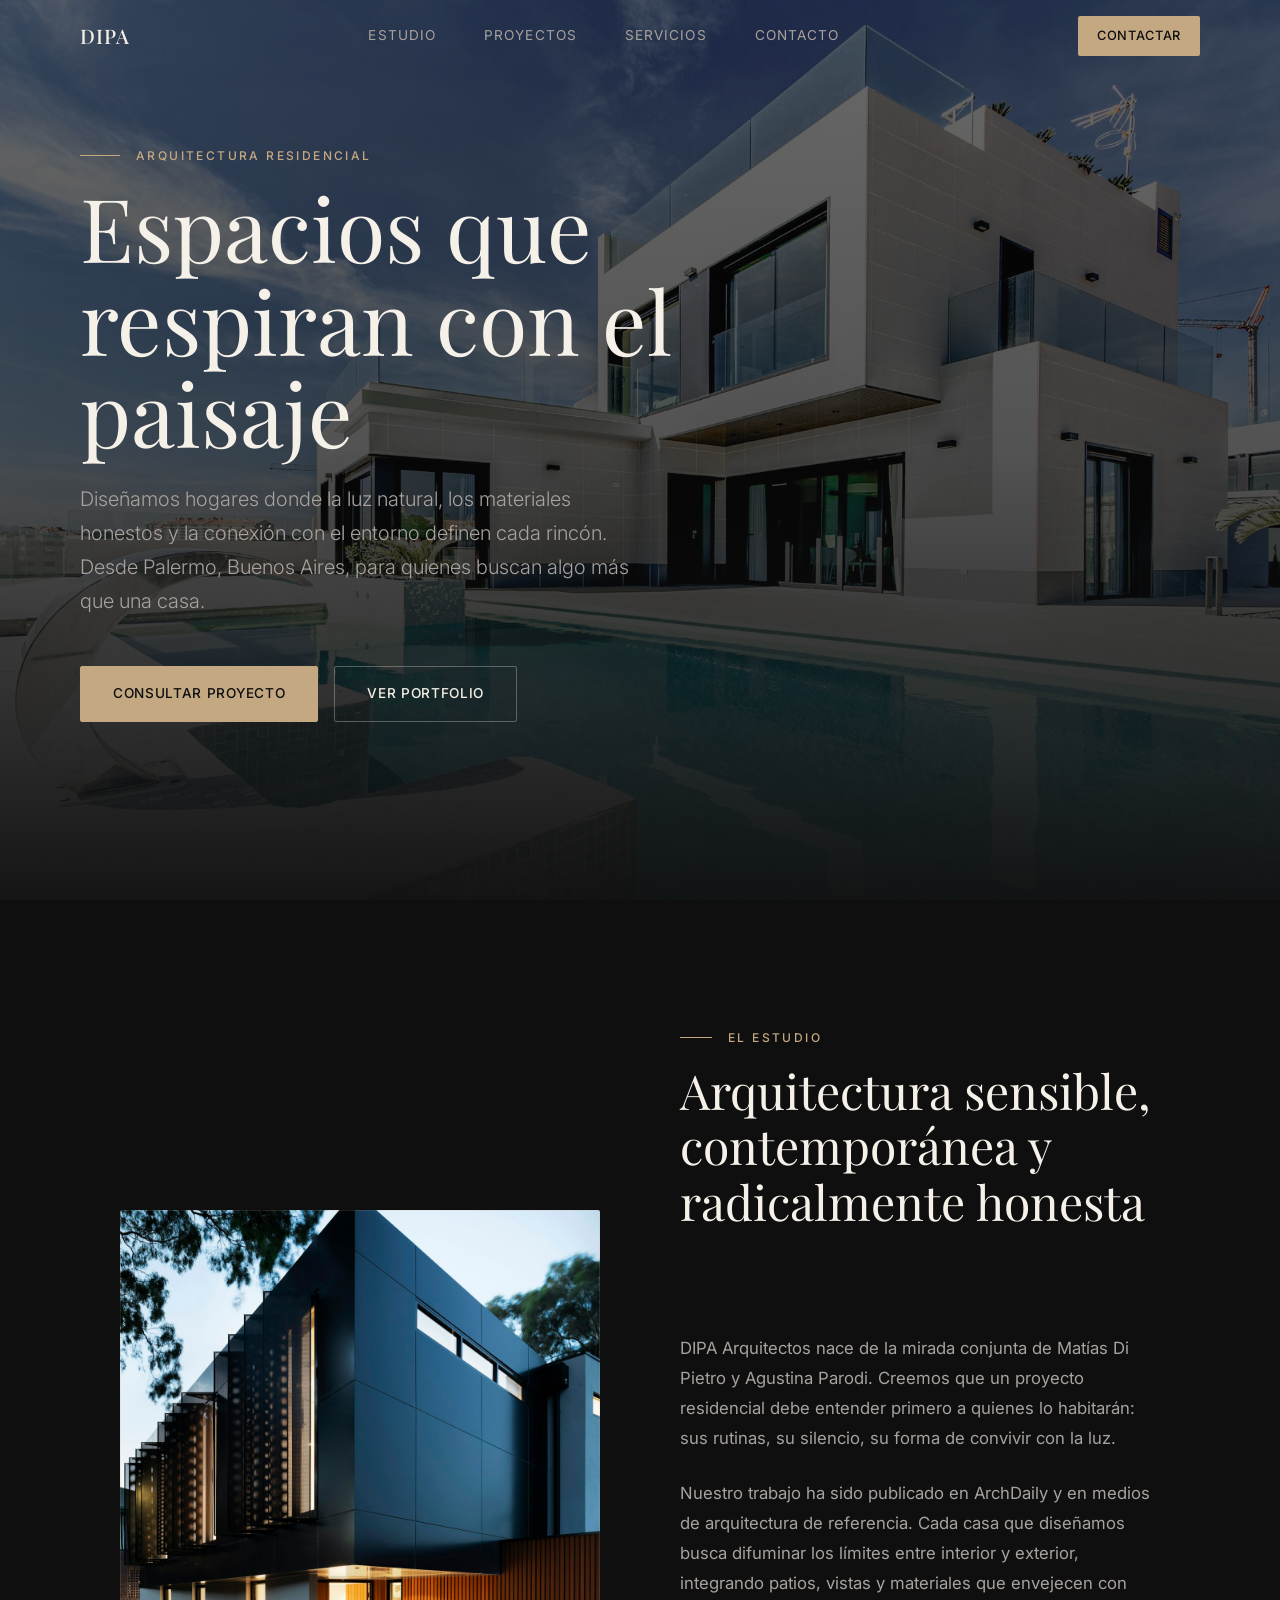
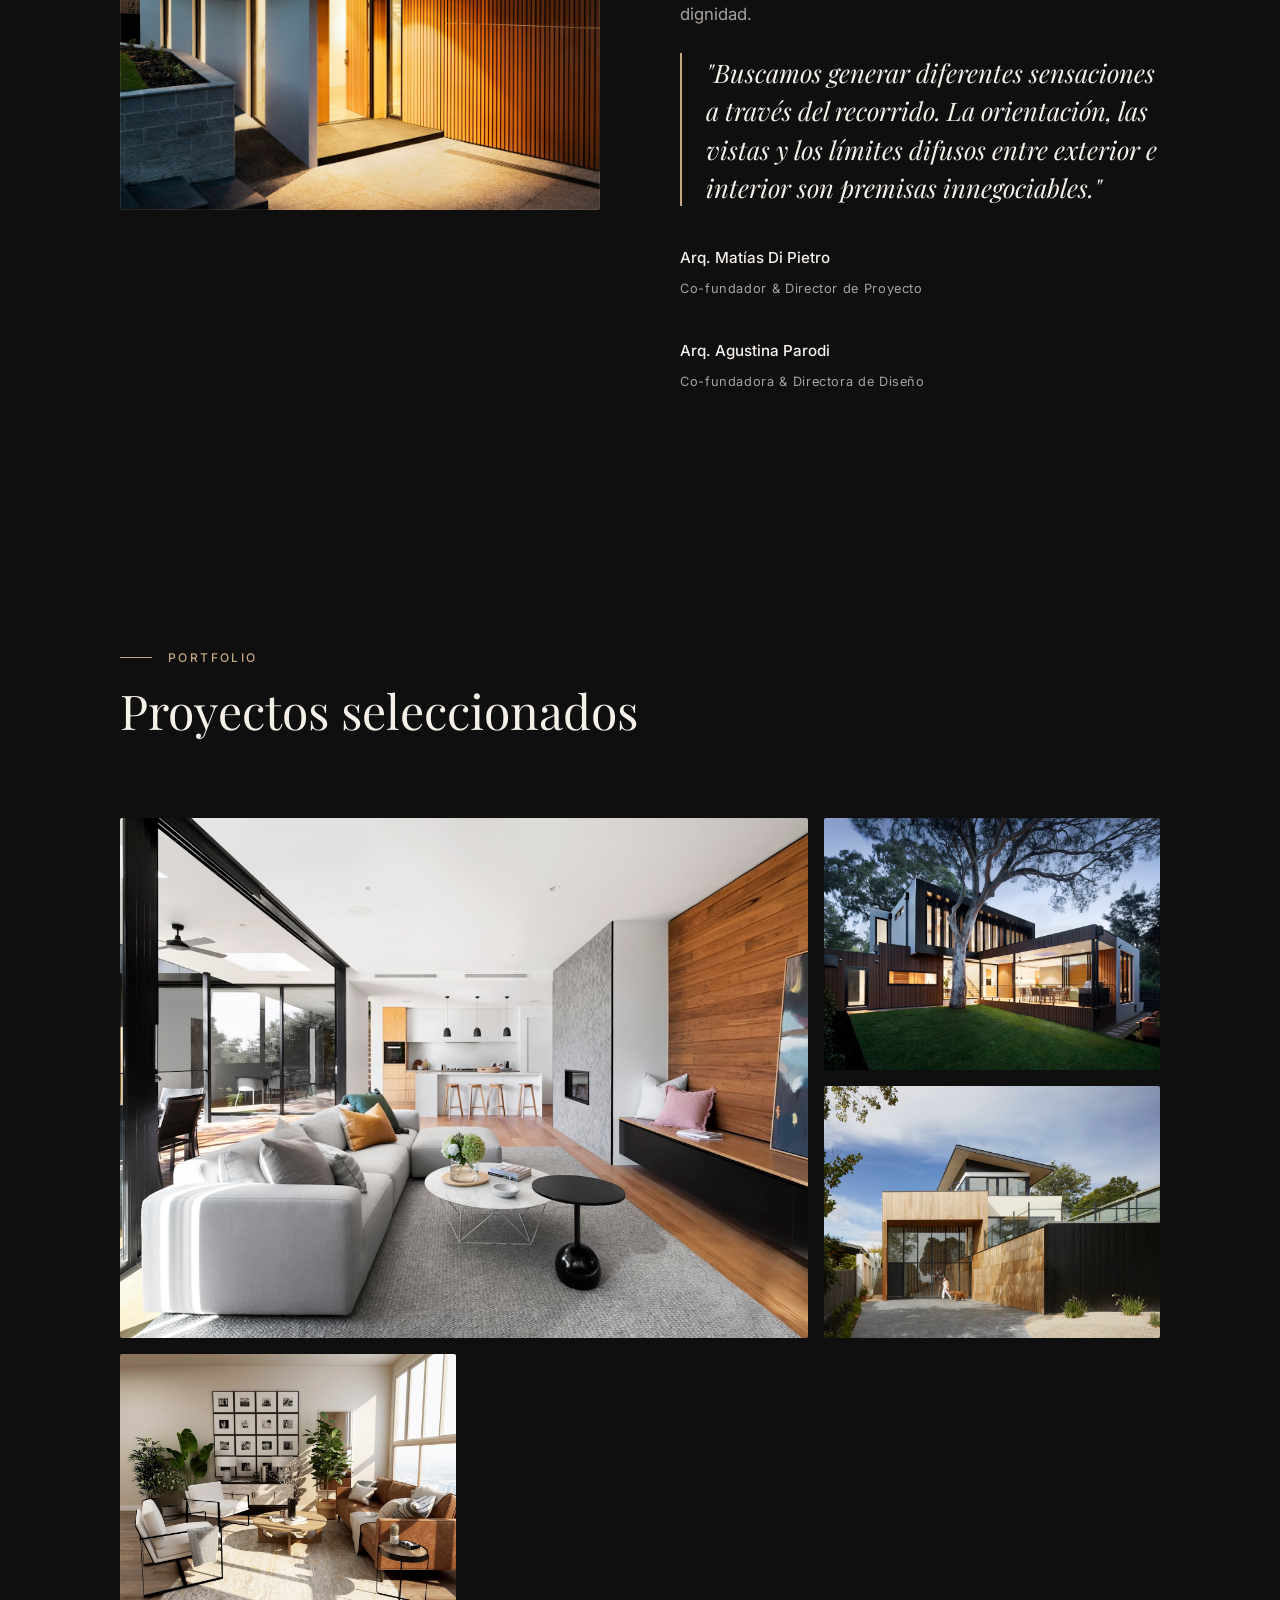
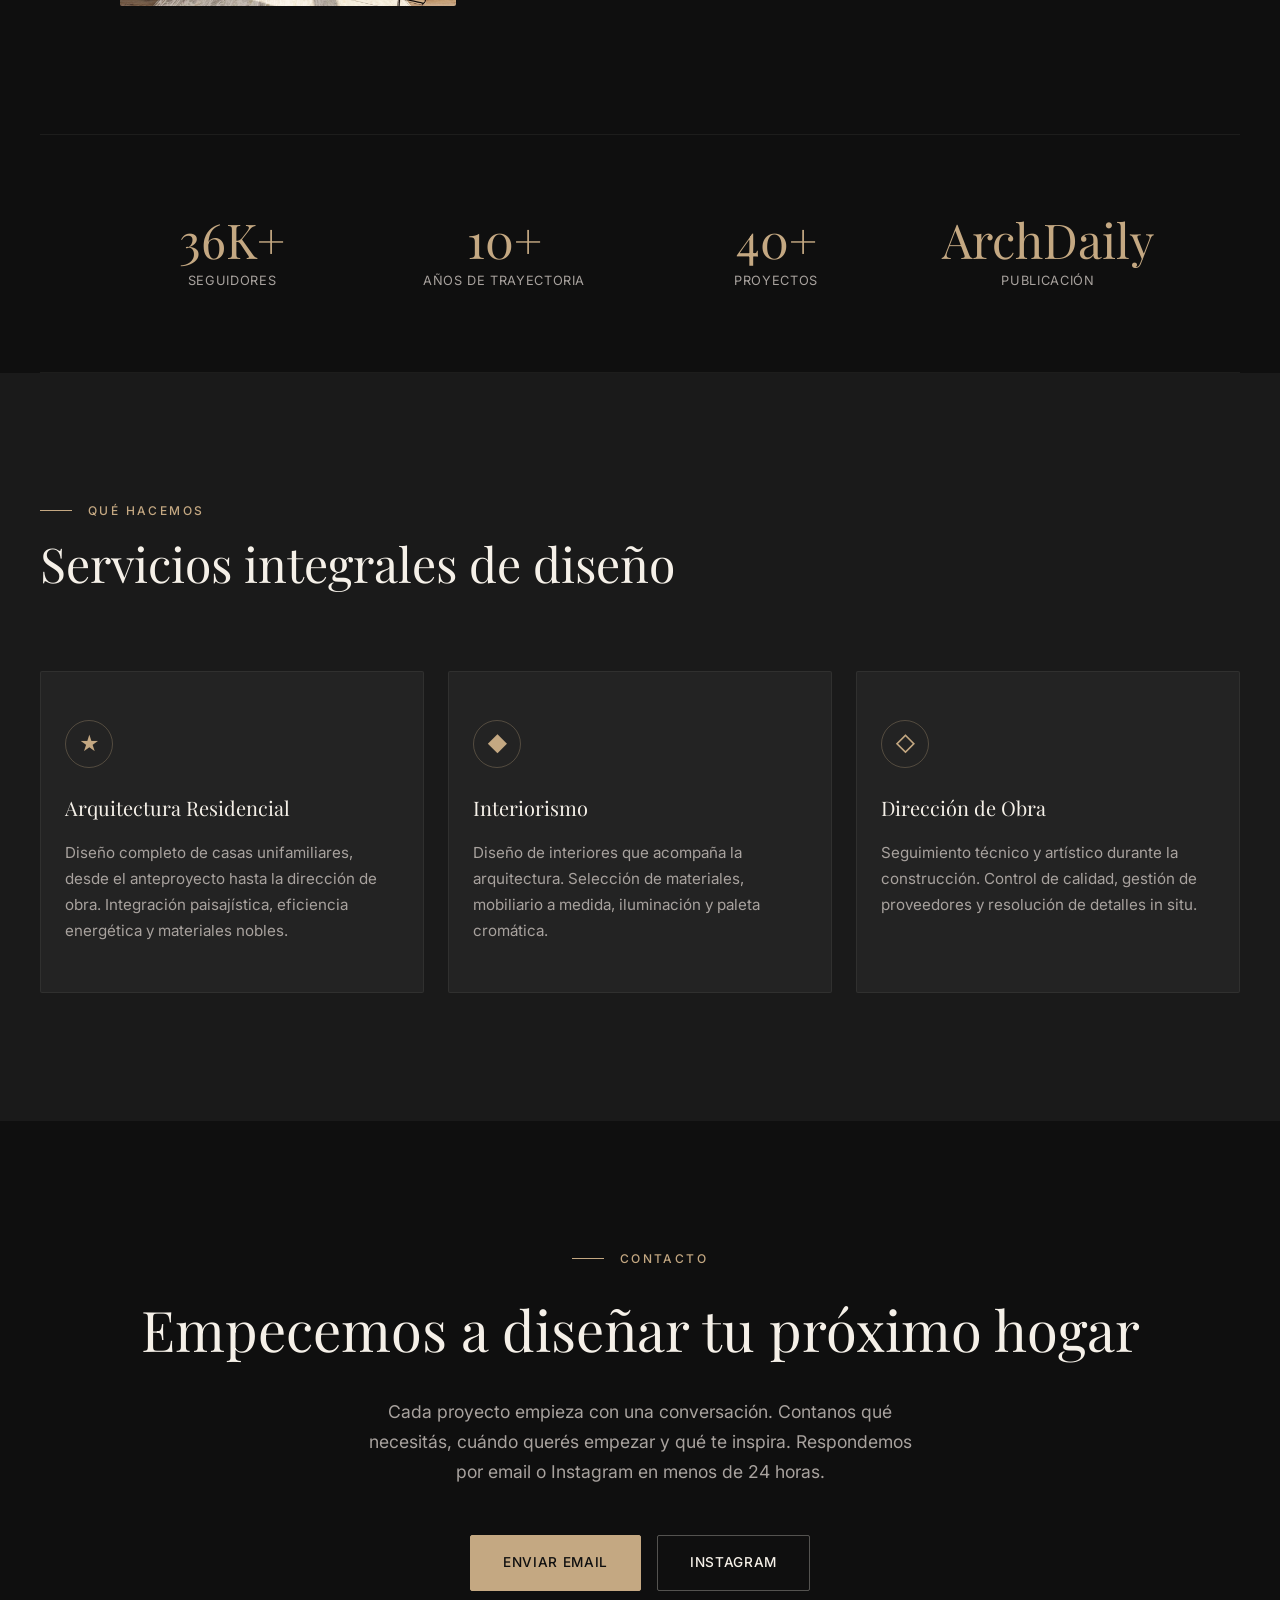
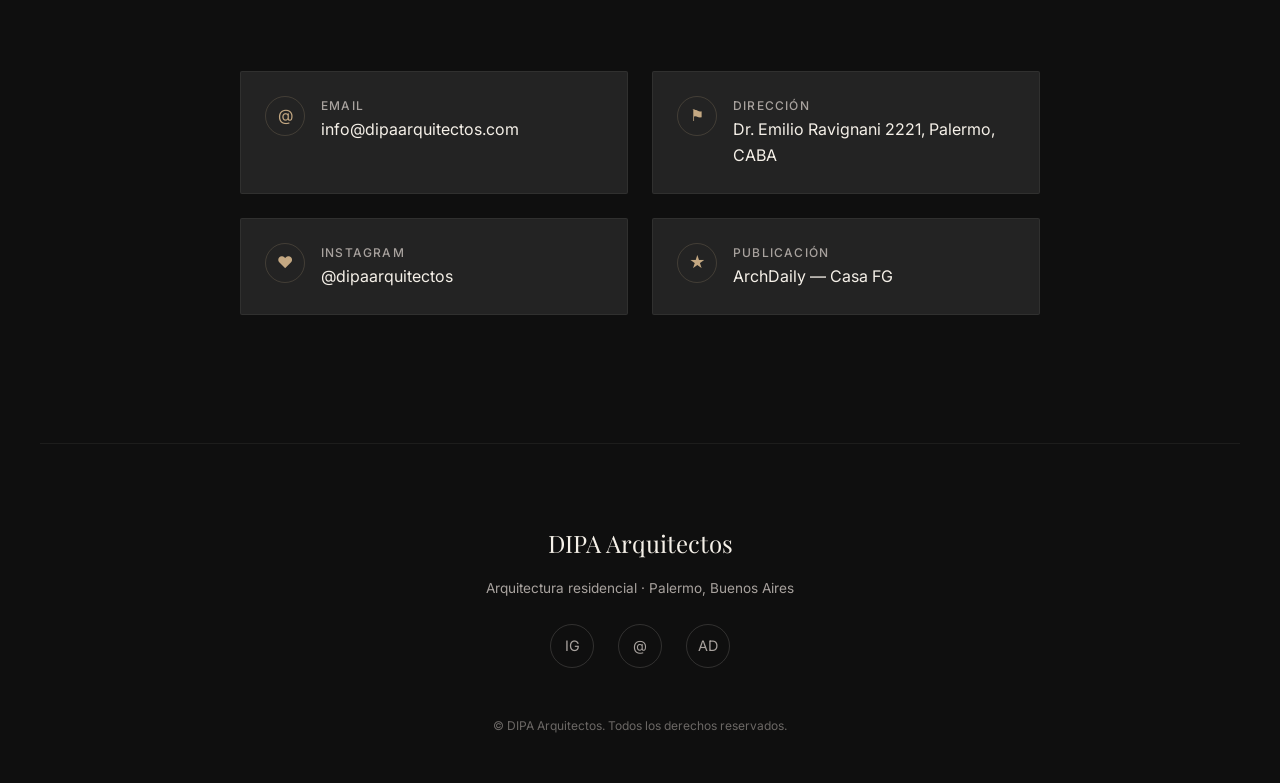
<file: sites/arquitectura/dipa-arquitectos/index.html>
<!DOCTYPE html>
<html lang="es-AR">
<head>
  <meta charset="UTF-8">
  <meta name="viewport" content="width=device-width, initial-scale=1.0">
  <title>DIPA Arquitectos — Arquitectura Residencial en Buenos Aires</title>
  <meta name="description" content="Estudio de arquitectura e interiorismo residencial en Palermo, Buenos Aires. Diseñamos espacios que integran naturaleza, luz y materiales auténticos.">
  <link rel="preconnect" href="https://fonts.googleapis.com">
  <link rel="preconnect" href="https://fonts.gstatic.com" crossorigin>
  <link href="https://fonts.googleapis.com/css2?family=Inter:wght@300;400;500;600&family=Playfair+Display:wght@400;500;600&display=swap" rel="stylesheet">
  <style>
    :root {
      --color-bg: #0f0f0f;
      --color-bg-light: #1a1a1a;
      --color-surface: #232323;
      --color-text: #f5f0e8;
      --color-text-muted: #a8a29e;
      --color-accent: #c4a882;
      --color-accent-hover: #d4b992;
      --font-heading: 'Playfair Display', Georgia, serif;
      --font-body: 'Inter', -apple-system, BlinkMacSystemFont, sans-serif;
      --space-xs: 0.5rem;
      --space-sm: 1rem;
      --space-md: 1.5rem;
      --space-lg: 3rem;
      --space-xl: 5rem;
      --space-2xl: 8rem;
      --radius: 2px;
      --transition: 0.3s cubic-bezier(0.4, 0, 0.2, 1);
    }

    *, *::before, *::after {
      box-sizing: border-box;
      margin: 0;
      padding: 0;
    }

    html {
      scroll-behavior: smooth;
      -webkit-text-size-adjust: 100%;
    }

    body {
      font-family: var(--font-body);
      background-color: var(--color-bg);
      color: var(--color-text);
      line-height: 1.6;
      font-size: 16px;
      overflow-x: hidden;
    }

    img {
      max-width: 100%;
      height: auto;
      display: block;
    }

    a {
      color: inherit;
      text-decoration: none;
    }

    /* Navigation */
    .nav {
      position: fixed;
      top: 0;
      left: 0;
      right: 0;
      z-index: 1000;
      padding: var(--space-sm) var(--space-md);
      display: flex;
      justify-content: space-between;
      align-items: center;
      background: transparent;
      transition: background var(--transition), backdrop-filter var(--transition);
    }

    .nav.scrolled {
      background: rgba(15, 15, 15, 0.92);
      backdrop-filter: blur(12px);
    }

    .nav__logo {
      font-family: var(--font-heading);
      font-size: 1.25rem;
      font-weight: 500;
      letter-spacing: 0.05em;
      color: var(--color-text);
    }

    .nav__links {
      display: none;
      gap: var(--space-lg);
      list-style: none;
      font-size: 0.85rem;
      font-weight: 400;
      letter-spacing: 0.08em;
      text-transform: uppercase;
    }

    .nav__links a {
      color: var(--color-text-muted);
      transition: color var(--transition);
      position: relative;
    }

    .nav__links a:hover,
    .nav__links a:focus {
      color: var(--color-text);
    }

    .nav__links a::after {
      content: '';
      position: absolute;
      bottom: -4px;
      left: 0;
      width: 0;
      height: 1px;
      background: var(--color-accent);
      transition: width var(--transition);
    }

    .nav__links a:hover::after {
      width: 100%;
    }

    .nav__cta {
      display: none;
      background: var(--color-accent);
      color: var(--color-bg);
      padding: 0.6rem 1.2rem;
      font-size: 0.8rem;
      font-weight: 500;
      letter-spacing: 0.05em;
      text-transform: uppercase;
      border-radius: var(--radius);
      transition: background var(--transition), transform var(--transition);
    }

    .nav__cta:hover {
      background: var(--color-accent-hover);
      transform: translateY(-1px);
    }

    /* Hero */
    .hero {
      position: relative;
      min-height: 100vh;
      min-height: 100dvh;
      display: flex;
      flex-direction: column;
      justify-content: flex-end;
      padding: var(--space-xl) var(--space-md);
      padding-bottom: calc(var(--space-xl) + 4rem);
      overflow: hidden;
    }

    .hero__bg {
      position: absolute;
      inset: 0;
      z-index: 0;
    }

    .hero__bg img {
      width: 100%;
      height: 100%;
      object-fit: cover;
      filter: brightness(0.55);
    }

    .hero__overlay {
      position: absolute;
      inset: 0;
      z-index: 1;
      background: linear-gradient(
        to top,
        rgba(15, 15, 15, 0.95) 0%,
        rgba(15, 15, 15, 0.4) 50%,
        rgba(15, 15, 15, 0.2) 100%
      );
    }

    .hero__content {
      position: relative;
      z-index: 2;
      max-width: 800px;
    }

    .hero__label {
      font-size: 0.75rem;
      font-weight: 500;
      letter-spacing: 0.2em;
      text-transform: uppercase;
      color: var(--color-accent);
      margin-bottom: var(--space-sm);
      display: flex;
      align-items: center;
      gap: var(--space-sm);
    }

    .hero__label::before {
      content: '';
      display: inline-block;
      width: 40px;
      height: 1px;
      background: var(--color-accent);
    }

    .hero__title {
      font-family: var(--font-heading);
      font-size: clamp(2.5rem, 8vw, 5.5rem);
      font-weight: 400;
      line-height: 1.05;
      margin-bottom: var(--space-md);
      color: var(--color-text);
    }

    .hero__subtitle {
      font-size: clamp(1rem, 2.5vw, 1.25rem);
      font-weight: 300;
      color: var(--color-text-muted);
      max-width: 560px;
      line-height: 1.7;
      margin-bottom: var(--space-lg);
    }

    .hero__actions {
      display: flex;
      flex-wrap: wrap;
      gap: var(--space-sm);
    }

    .btn {
      display: inline-flex;
      align-items: center;
      justify-content: center;
      gap: 0.5rem;
      padding: 1rem 2rem;
      font-size: 0.85rem;
      font-weight: 500;
      letter-spacing: 0.05em;
      text-transform: uppercase;
      border-radius: var(--radius);
      border: 1.5px solid transparent;
      cursor: pointer;
      transition: all var(--transition);
      font-family: var(--font-body);
    }

    .btn--primary {
      background: var(--color-accent);
      color: var(--color-bg);
      border-color: var(--color-accent);
    }

    .btn--primary:hover {
      background: var(--color-accent-hover);
      border-color: var(--color-accent-hover);
      transform: translateY(-2px);
      box-shadow: 0 8px 24px rgba(196, 168, 130, 0.2);
    }

    .btn--outline {
      background: transparent;
      color: var(--color-text);
      border-color: rgba(245, 240, 232, 0.3);
    }

    .btn--outline:hover {
      border-color: var(--color-text);
      background: rgba(245, 240, 232, 0.05);
    }

    /* Section base */
    .section {
      padding: var(--space-2xl) var(--space-md);
      max-width: 1200px;
      margin: 0 auto;
    }

    .section__header {
      margin-bottom: var(--space-xl);
    }

    .section__eyebrow {
      font-size: 0.75rem;
      font-weight: 500;
      letter-spacing: 0.2em;
      text-transform: uppercase;
      color: var(--color-accent);
      margin-bottom: var(--space-sm);
      display: flex;
      align-items: center;
      gap: var(--space-sm);
    }

    .section__eyebrow::before {
      content: '';
      display: inline-block;
      width: 32px;
      height: 1px;
      background: var(--color-accent);
    }

    .section__title {
      font-family: var(--font-heading);
      font-size: clamp(1.75rem, 5vw, 3rem);
      font-weight: 400;
      line-height: 1.15;
      color: var(--color-text);
    }

    .section__text {
      color: var(--color-text-muted);
      font-size: 1.05rem;
      line-height: 1.8;
      max-width: 640px;
    }

    /* About */
    .about {
      display: grid;
      gap: var(--space-xl);
      align-items: center;
    }

    .about__image {
      position: relative;
      overflow: hidden;
      border-radius: var(--radius);
    }

    .about__image img {
      width: 100%;
      height: 100%;
      object-fit: cover;
      aspect-ratio: 4/5;
      transition: transform 0.6s cubic-bezier(0.4, 0, 0.2, 1);
    }

    .about__image:hover img {
      transform: scale(1.03);
    }

    .about__image::after {
      content: '';
      position: absolute;
      inset: 0;
      border: 1px solid rgba(196, 168, 130, 0.15);
      border-radius: var(--radius);
      pointer-events: none;
    }

    .about__body {
      display: flex;
      flex-direction: column;
      gap: var(--space-md);
    }

    .about__quote {
      font-family: var(--font-heading);
      font-size: clamp(1.25rem, 3vw, 1.6rem);
      font-style: italic;
      line-height: 1.5;
      color: var(--color-text);
      border-left: 2px solid var(--color-accent);
      padding-left: var(--space-md);
    }

    .about__founders {
      display: flex;
      flex-direction: column;
      gap: var(--space-xs);
      margin-top: var(--space-sm);
    }

    .about__founder-name {
      font-size: 0.95rem;
      font-weight: 500;
      color: var(--color-text);
    }

    .about__founder-role {
      font-size: 0.8rem;
      color: var(--color-text-muted);
      letter-spacing: 0.05em;
    }

    /* Projects */
    .projects__grid {
      display: grid;
      gap: var(--space-sm);
    }

    .project-card {
      position: relative;
      overflow: hidden;
      border-radius: var(--radius);
      cursor: pointer;
      group: project;
    }

    .project-card img {
      width: 100%;
      aspect-ratio: 4/3;
      object-fit: cover;
      transition: transform 0.6s cubic-bezier(0.4, 0, 0.2, 1), filter 0.4s ease;
    }

    .project-card:hover img {
      transform: scale(1.05);
      filter: brightness(0.7);
    }

    .project-card__overlay {
      position: absolute;
      inset: 0;
      display: flex;
      flex-direction: column;
      justify-content: flex-end;
      padding: var(--space-md);
      background: linear-gradient(to top, rgba(15, 15, 15, 0.9) 0%, transparent 60%);
      opacity: 0;
      transition: opacity var(--transition);
    }

    .project-card:hover .project-card__overlay {
      opacity: 1;
    }

    .project-card__category {
      font-size: 0.7rem;
      font-weight: 500;
      letter-spacing: 0.15em;
      text-transform: uppercase;
      color: var(--color-accent);
      margin-bottom: 0.25rem;
    }

    .project-card__title {
      font-family: var(--font-heading);
      font-size: 1.35rem;
      font-weight: 400;
      color: var(--color-text);
    }

    .project-card__meta {
      font-size: 0.8rem;
      color: var(--color-text-muted);
      margin-top: 0.25rem;
    }

    /* Services */
    .services {
      background: var(--color-bg-light);
      margin: 0 calc(-1 * var(--space-md));
      padding: var(--space-2xl) var(--space-md);
    }

    .services__grid {
      display: grid;
      gap: var(--space-md);
      max-width: 1200px;
      margin: 0 auto;
    }

    .service-card {
      background: var(--color-surface);
      border: 1px solid rgba(245, 240, 232, 0.06);
      border-radius: var(--radius);
      padding: var(--space-lg) var(--space-md);
      transition: border-color var(--transition), transform var(--transition);
    }

    .service-card:hover {
      border-color: rgba(196, 168, 130, 0.2);
      transform: translateY(-4px);
    }

    .service-card__icon {
      width: 48px;
      height: 48px;
      display: flex;
      align-items: center;
      justify-content: center;
      border: 1px solid rgba(196, 168, 130, 0.3);
      border-radius: 50%;
      margin-bottom: var(--space-md);
      color: var(--color-accent);
      font-size: 1.25rem;
    }

    .service-card__title {
      font-family: var(--font-heading);
      font-size: 1.25rem;
      font-weight: 400;
      margin-bottom: var(--space-sm);
      color: var(--color-text);
    }

    .service-card__text {
      font-size: 0.95rem;
      color: var(--color-text-muted);
      line-height: 1.7;
    }

    /* Stats / Trust bar */
    .trust {
      display: grid;
      grid-template-columns: repeat(2, 1fr);
      gap: var(--space-lg);
      padding: var(--space-xl) var(--space-md);
      max-width: 1200px;
      margin: 0 auto;
      text-align: center;
      border-top: 1px solid rgba(245, 240, 232, 0.06);
      border-bottom: 1px solid rgba(245, 240, 232, 0.06);
    }

    .trust__item {
      display: flex;
      flex-direction: column;
      gap: var(--space-xs);
    }

    .trust__number {
      font-family: var(--font-heading);
      font-size: clamp(2rem, 5vw, 3rem);
      font-weight: 400;
      color: var(--color-accent);
      line-height: 1;
    }

    .trust__label {
      font-size: 0.8rem;
      color: var(--color-text-muted);
      letter-spacing: 0.05em;
      text-transform: uppercase;
    }

    /* Contact */
    .contact {
      text-align: center;
    }

    .contact__title {
      font-family: var(--font-heading);
      font-size: clamp(2rem, 6vw, 3.5rem);
      font-weight: 400;
      margin-bottom: var(--space-md);
      color: var(--color-text);
    }

    .contact__text {
      color: var(--color-text-muted);
      font-size: 1.1rem;
      max-width: 560px;
      margin: 0 auto var(--space-lg);
      line-height: 1.7;
    }

    .contact__actions {
      display: flex;
      flex-wrap: wrap;
      justify-content: center;
      gap: var(--space-sm);
      margin-bottom: var(--space-xl);
    }

    .contact__details {
      display: grid;
      gap: var(--space-md);
      max-width: 800px;
      margin: 0 auto;
      text-align: left;
    }

    .contact__item {
      display: flex;
      align-items: flex-start;
      gap: var(--space-sm);
      padding: var(--space-md);
      background: var(--color-surface);
      border: 1px solid rgba(245, 240, 232, 0.06);
      border-radius: var(--radius);
    }

    .contact__item-icon {
      width: 40px;
      height: 40px;
      display: flex;
      align-items: center;
      justify-content: center;
      border: 1px solid rgba(196, 168, 130, 0.2);
      border-radius: 50%;
      flex-shrink: 0;
      color: var(--color-accent);
      font-size: 1rem;
    }

    .contact__item-body {
      display: flex;
      flex-direction: column;
      gap: 0.15rem;
    }

    .contact__item-label {
      font-size: 0.75rem;
      font-weight: 500;
      letter-spacing: 0.1em;
      text-transform: uppercase;
      color: var(--color-text-muted);
    }

    .contact__item-value {
      font-size: 1rem;
      color: var(--color-text);
      word-break: break-word;
    }

    .contact__item-value a {
      transition: color var(--transition);
    }

    .contact__item-value a:hover {
      color: var(--color-accent);
    }

    /* Footer */
    .footer {
      padding: var(--space-xl) var(--space-md) var(--space-lg);
      text-align: center;
      border-top: 1px solid rgba(245, 240, 232, 0.06);
      max-width: 1200px;
      margin: 0 auto;
    }

    .footer__logo {
      font-family: var(--font-heading);
      font-size: 1.5rem;
      margin-bottom: var(--space-sm);
      color: var(--color-text);
    }

    .footer__tagline {
      font-size: 0.85rem;
      color: var(--color-text-muted);
      margin-bottom: var(--space-md);
    }

    .footer__social {
      display: flex;
      justify-content: center;
      gap: var(--space-md);
      margin-bottom: var(--space-lg);
    }

    .footer__social a {
      width: 44px;
      height: 44px;
      display: flex;
      align-items: center;
      justify-content: center;
      border: 1px solid rgba(245, 240, 232, 0.15);
      border-radius: 50%;
      color: var(--color-text-muted);
      transition: all var(--transition);
      font-size: 0.9rem;
    }

    .footer__social a:hover {
      border-color: var(--color-accent);
      color: var(--color-accent);
      transform: translateY(-2px);
    }

    .footer__copy {
      font-size: 0.75rem;
      color: var(--color-text-muted);
      opacity: 0.6;
    }

    /* Sticky mobile CTA */
    .sticky-cta {
      position: fixed;
      bottom: 0;
      left: 0;
      right: 0;
      z-index: 999;
      display: flex;
      padding: var(--space-sm);
      gap: var(--space-sm);
      background: rgba(15, 15, 15, 0.95);
      backdrop-filter: blur(12px);
      border-top: 1px solid rgba(245, 240, 232, 0.08);
    }

    .sticky-cta .btn {
      flex: 1;
      padding: 0.9rem 1rem;
      font-size: 0.8rem;
    }

    /* Scroll reveal */
    .reveal {
      opacity: 0;
      transform: translateY(24px);
      transition: opacity 0.6s ease, transform 0.6s ease;
    }

    .reveal.visible {
      opacity: 1;
      transform: translateY(0);
    }

    /* Desktop */
    @media (min-width: 768px) {
      .nav {
        padding: var(--space-sm) var(--space-xl);
      }

      .nav__links {
        display: flex;
      }

      .nav__cta {
        display: inline-flex;
      }

      .hero {
        padding: var(--space-xl) var(--space-xl);
        padding-bottom: calc(var(--space-xl) + 2rem);
        justify-content: center;
      }

      .section {
        padding-left: var(--space-xl);
        padding-right: var(--space-xl);
      }

      .about {
        grid-template-columns: 1fr 1fr;
        gap: var(--space-xl);
      }

      .projects__grid {
        grid-template-columns: repeat(2, 1fr);
        gap: var(--space-sm);
      }

      .project-card:first-child {
        grid-column: span 2;
      }

      .project-card:first-child img {
        aspect-ratio: 16/9;
      }

      .services {
        margin: 0 calc(-1 * var(--space-xl));
        padding-left: var(--space-xl);
        padding-right: var(--space-xl);
      }

      .services__grid {
        grid-template-columns: repeat(3, 1fr);
      }

      .trust {
        grid-template-columns: repeat(4, 1fr);
        padding-left: var(--space-xl);
        padding-right: var(--space-xl);
      }

      .contact__details {
        grid-template-columns: repeat(2, 1fr);
      }

      .sticky-cta {
        display: none;
      }
    }

    @media (min-width: 1024px) {
      .projects__grid {
        grid-template-columns: repeat(3, 1fr);
      }

      .project-card:first-child {
        grid-column: span 2;
        grid-row: span 2;
      }

      .project-card:first-child img {
        aspect-ratio: auto;
        height: 100%;
      }
    }

    /* Reduced motion */
    @media (prefers-reduced-motion: reduce) {
      *, *::before, *::after {
        animation-duration: 0.01ms !important;
        animation-iteration-count: 1 !important;
        transition-duration: 0.01ms !important;
      }
      html {
        scroll-behavior: auto;
      }
      .reveal {
        opacity: 1;
        transform: none;
      }
    }
  </style>
</head>
<body>

  <!-- Navigation -->
  <nav class="nav" id="nav">
    <a href="#" class="nav__logo">DIPA</a>
    <ul class="nav__links">
      <li><a href="#estudio">Estudio</a></li>
      <li><a href="#proyectos">Proyectos</a></li>
      <li><a href="#servicios">Servicios</a></li>
      <li><a href="#contacto">Contacto</a></li>
    </ul>
    <a href="mailto:info@dipaarquitectos.com" class="nav__cta">Contactar</a>
  </nav>

  <!-- Hero -->
  <header class="hero" id="inicio">
    <div class="hero__bg">
      <img src="assets/hero.jpg" alt="Vista exterior de una casa residencial contemporánea con grandes ventanales integrada al paisaje" loading="eager">
    </div>
    <div class="hero__overlay"></div>
    <div class="hero__content">
      <p class="hero__label">Arquitectura Residencial</p>
      <h1 class="hero__title">Espacios que respiran con el paisaje</h1>
      <p class="hero__subtitle">Diseñamos hogares donde la luz natural, los materiales honestos y la conexión con el entorno definen cada rincón. Desde Palermo, Buenos Aires, para quienes buscan algo más que una casa.</p>
      <div class="hero__actions">
        <a href="mailto:info@dipaarquitectos.com" class="btn btn--primary">Consultar proyecto</a>
        <a href="#proyectos" class="btn btn--outline">Ver portfolio</a>
      </div>
    </div>
  </header>

  <!-- About -->
  <section class="section about reveal" id="estudio">
    <div class="about__image">
      <img src="assets/studio.jpg" alt="Interior de una casa moderna con detalles en madera y luz natural" loading="lazy">
    </div>
    <div class="about__body">
      <div class="section__header">
        <p class="section__eyebrow">El estudio</p>
        <h2 class="section__title">Arquitectura sensible, contemporánea y radicalmente honesta</h2>
      </div>
      <p class="section__text">DIPA Arquitectos nace de la mirada conjunta de Matías Di Pietro y Agustina Parodi. Creemos que un proyecto residencial debe entender primero a quienes lo habitarán: sus rutinas, su silencio, su forma de convivir con la luz.</p>
      <p class="section__text">Nuestro trabajo ha sido publicado en ArchDaily y en medios de arquitectura de referencia. Cada casa que diseñamos busca difuminar los límites entre interior y exterior, integrando patios, vistas y materiales que envejecen con dignidad.</p>
      <blockquote class="about__quote">"Buscamos generar diferentes sensaciones a través del recorrido. La orientación, las vistas y los límites difusos entre exterior e interior son premisas innegociables."</blockquote>
      <div class="about__founders">
        <span class="about__founder-name">Arq. Matías Di Pietro</span>
        <span class="about__founder-role">Co-fundador & Director de Proyecto</span>
      </div>
      <div class="about__founders">
        <span class="about__founder-name">Arq. Agustina Parodi</span>
        <span class="about__founder-role">Co-fundadora & Directora de Diseño</span>
      </div>
    </div>
  </section>

  <!-- Projects -->
  <section class="section reveal" id="proyectos">
    <div class="section__header">
      <p class="section__eyebrow">Portfolio</p>
      <h2 class="section__title">Proyectos seleccionados</h2>
    </div>
    <div class="projects__grid">
      <article class="project-card">
        <img src="assets/project1.jpg" alt="Casa FG — Vista exterior con doble altura y grandes ventanales" loading="lazy">
        <div class="project-card__overlay">
          <span class="project-card__category">Residencial</span>
          <h3 class="project-card__title">Casa FG</h3>
          <p class="project-card__meta">420 m² · Provincia de Buenos Aires · 2020</p>
        </div>
      </article>
      <article class="project-card">
        <img src="assets/project2.jpg" alt="Casa Frame — Fachada moderna con hormigón y madera" loading="lazy">
        <div class="project-card__overlay">
          <span class="project-card__category">Residencial</span>
          <h3 class="project-card__title">Casa Frame</h3>
          <p class="project-card__meta">Amarras · Buenos Aires</p>
        </div>
      </article>
      <article class="project-card">
        <img src="assets/project3.jpg" alt="Casa de hormigón con jardín interior y luz cenital" loading="lazy">
        <div class="project-card__overlay">
          <span class="project-card__category">Residencial</span>
          <h3 class="project-card__title">Casa del Lago</h3>
          <p class="project-card__meta">Vista a laguna · Provincia de Buenos Aires</p>
        </div>
      </article>
      <article class="project-card">
        <img src="assets/project4.jpg" alt="Interior de living con techos altos, madera y luz natural" loading="lazy">
        <div class="project-card__overlay">
          <span class="project-card__category">Interiorismo</span>
          <h3 class="project-card__title">Reforma Palermo</h3>
          <p class="project-card__meta">Palermo · CABA</p>
        </div>
      </article>
    </div>
  </section>

  <!-- Stats -->
  <div class="trust reveal">
    <div class="trust__item">
      <span class="trust__number">36K+</span>
      <span class="trust__label">Seguidores</span>
    </div>
    <div class="trust__item">
      <span class="trust__number">10+</span>
      <span class="trust__label">Años de trayectoria</span>
    </div>
    <div class="trust__item">
      <span class="trust__number">40+</span>
      <span class="trust__label">Proyectos</span>
    </div>
    <div class="trust__item">
      <span class="trust__number">ArchDaily</span>
      <span class="trust__label">Publicación</span>
    </div>
  </div>

  <!-- Services -->
  <section class="services reveal" id="servicios">
    <div class="section__header" style="max-width:1200px;margin:0 auto;margin-bottom:var(--space-xl);">
      <p class="section__eyebrow">Qué hacemos</p>
      <h2 class="section__title">Servicios integrales de diseño</h2>
    </div>
    <div class="services__grid">
      <article class="service-card">
        <div class="service-card__icon">&#9733;</div>
        <h3 class="service-card__title">Arquitectura Residencial</h3>
        <p class="service-card__text">Diseño completo de casas unifamiliares, desde el anteproyecto hasta la dirección de obra. Integración paisajística, eficiencia energética y materiales nobles.</p>
      </article>
      <article class="service-card">
        <div class="service-card__icon">&#9670;</div>
        <h3 class="service-card__title">Interiorismo</h3>
        <p class="service-card__text">Diseño de interiores que acompaña la arquitectura. Selección de materiales, mobiliario a medida, iluminación y paleta cromática.</p>
      </article>
      <article class="service-card">
        <div class="service-card__icon">&#9671;</div>
        <h3 class="service-card__title">Dirección de Obra</h3>
        <p class="service-card__text">Seguimiento técnico y artístico durante la construcción. Control de calidad, gestión de proveedores y resolución de detalles in situ.</p>
      </article>
    </div>
  </section>

  <!-- Contact -->
  <section class="section contact reveal" id="contacto">
    <p class="section__eyebrow" style="justify-content:center;">Contacto</p>
    <h2 class="contact__title">Empecemos a diseñar tu próximo hogar</h2>
    <p class="contact__text">Cada proyecto empieza con una conversación. Contanos qué necesitás, cuándo querés empezar y qué te inspira. Respondemos por email o Instagram en menos de 24 horas.</p>
    <div class="contact__actions">
      <a href="mailto:info@dipaarquitectos.com" class="btn btn--primary">Enviar email</a>
      <a href="https://www.instagram.com/dipaarquitectos/" target="_blank" rel="noopener" class="btn btn--outline">Instagram</a>
    </div>
    <div class="contact__details">
      <div class="contact__item">
        <div class="contact__item-icon">@</div>
        <div class="contact__item-body">
          <span class="contact__item-label">Email</span>
          <span class="contact__item-value"><a href="mailto:info@dipaarquitectos.com">info@dipaarquitectos.com</a></span>
        </div>
      </div>
      <div class="contact__item">
        <div class="contact__item-icon">&#9873;</div>
        <div class="contact__item-body">
          <span class="contact__item-label">Dirección</span>
          <span class="contact__item-value">Dr. Emilio Ravignani 2221, Palermo, CABA</span>
        </div>
      </div>
      <div class="contact__item">
        <div class="contact__item-icon">&#9829;</div>
        <div class="contact__item-body">
          <span class="contact__item-label">Instagram</span>
          <span class="contact__item-value"><a href="https://www.instagram.com/dipaarquitectos/" target="_blank" rel="noopener">@dipaarquitectos</a></span>
        </div>
      </div>
      <div class="contact__item">
        <div class="contact__item-icon">&#9733;</div>
        <div class="contact__item-body">
          <span class="contact__item-label">Publicación</span>
          <span class="contact__item-value"><a href="https://www.archdaily.com/962835/house-fg-dipa-arquitectos" target="_blank" rel="noopener">ArchDaily — Casa FG</a></span>
        </div>
      </div>
    </div>
  </section>

  <!-- Footer -->
  <footer class="footer">
    <p class="footer__logo">DIPA Arquitectos</p>
    <p class="footer__tagline">Arquitectura residencial · Palermo, Buenos Aires</p>
    <div class="footer__social">
      <a href="https://www.instagram.com/dipaarquitectos/" target="_blank" rel="noopener" aria-label="Instagram">IG</a>
      <a href="mailto:info@dipaarquitectos.com" aria-label="Email">@</a>
      <a href="https://www.archdaily.com/962835/house-fg-dipa-arquitectos" target="_blank" rel="noopener" aria-label="ArchDaily">AD</a>
    </div>
    <p class="footer__copy">&copy; DIPA Arquitectos. Todos los derechos reservados.</p>
  </footer>

  <!-- Sticky Mobile CTA -->
  <div class="sticky-cta">
    <a href="mailto:info@dipaarquitectos.com" class="btn btn--primary">Enviar email</a>
    <a href="https://www.instagram.com/dipaarquitectos/" target="_blank" rel="noopener" class="btn btn--outline">Instagram</a>
  </div>

  <script>
    // Nav scroll effect
    const nav = document.getElementById('nav');
    window.addEventListener('scroll', () => {
      if (window.scrollY > 50) {
        nav.classList.add('scrolled');
      } else {
        nav.classList.remove('scrolled');
      }
    });

    // Scroll reveal
    const reveals = document.querySelectorAll('.reveal');
    const observer = new IntersectionObserver((entries) => {
      entries.forEach(entry => {
        if (entry.isIntersecting) {
          entry.target.classList.add('visible');
          observer.unobserve(entry.target);
        }
      });
    }, { threshold: 0.1, rootMargin: '0px 0px -40px 0px' });

    reveals.forEach(el => observer.observe(el));
  </script>
</body>
</html>
</file>
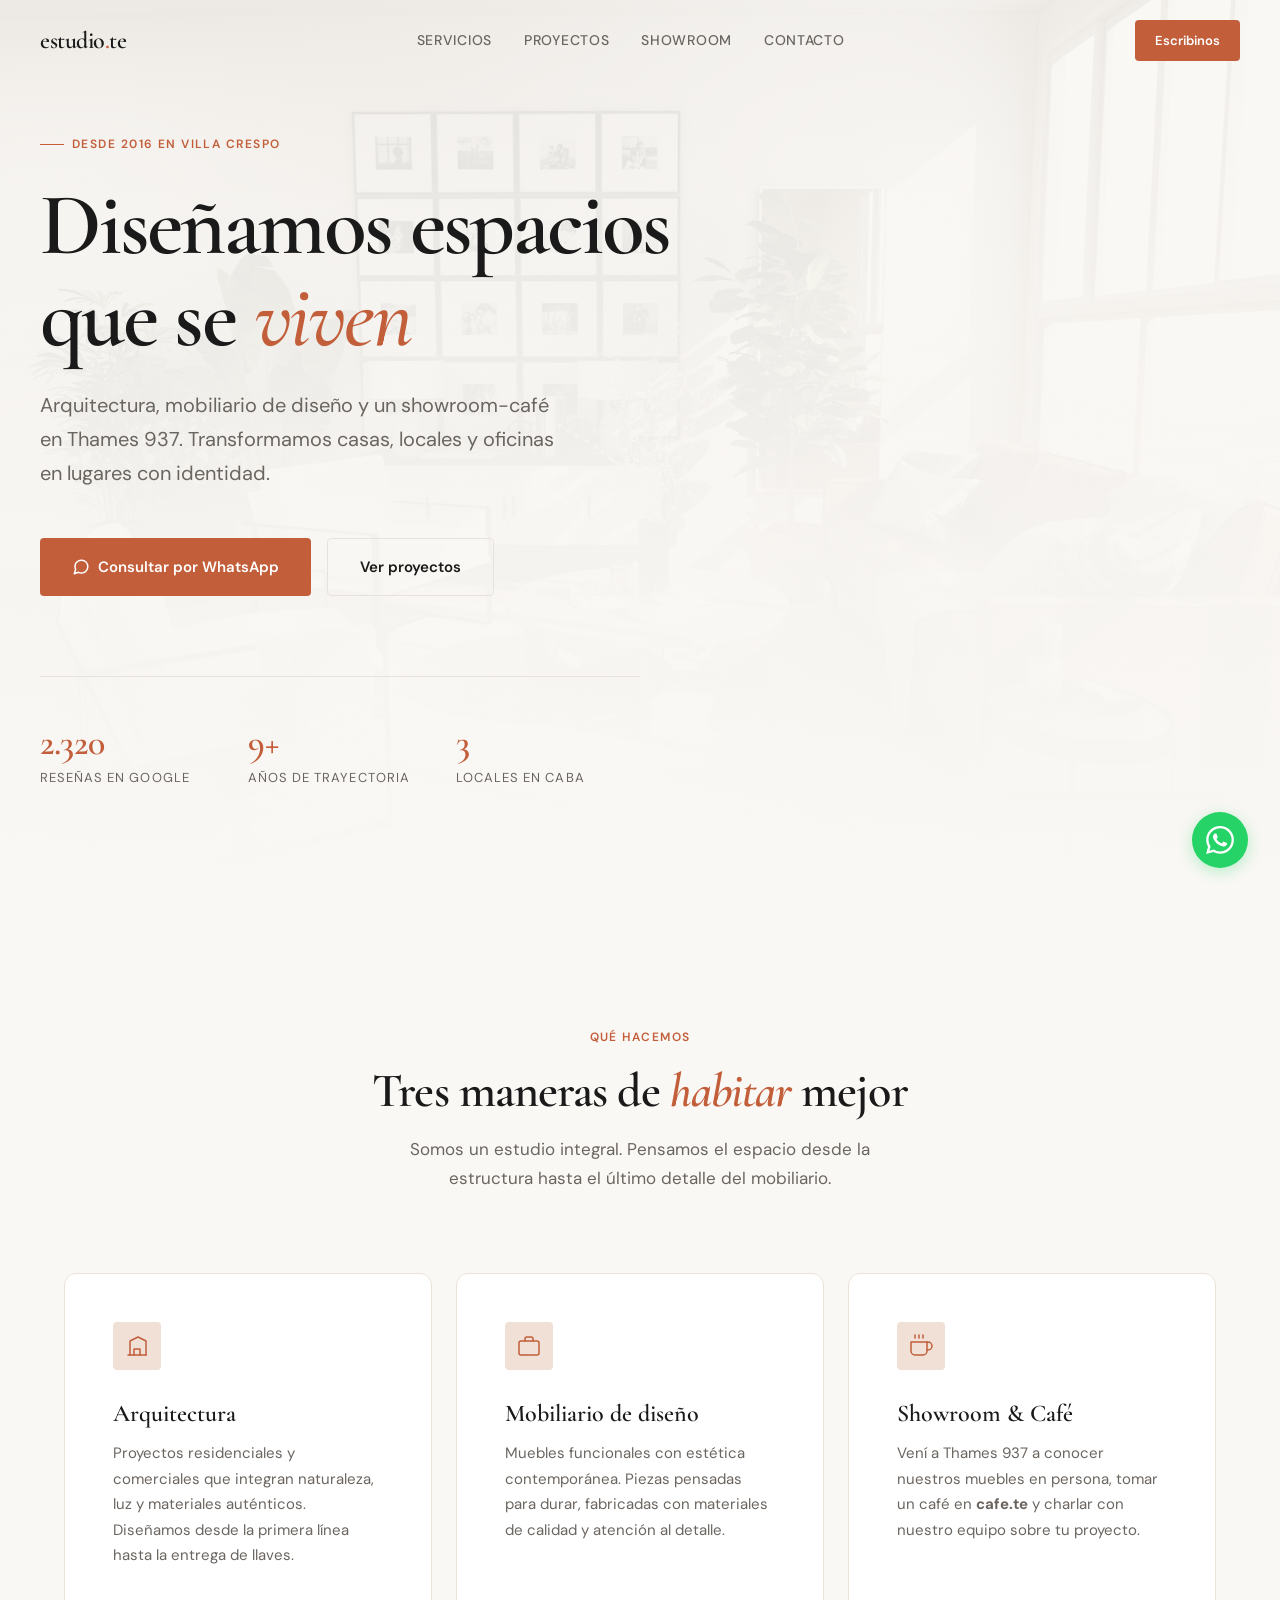
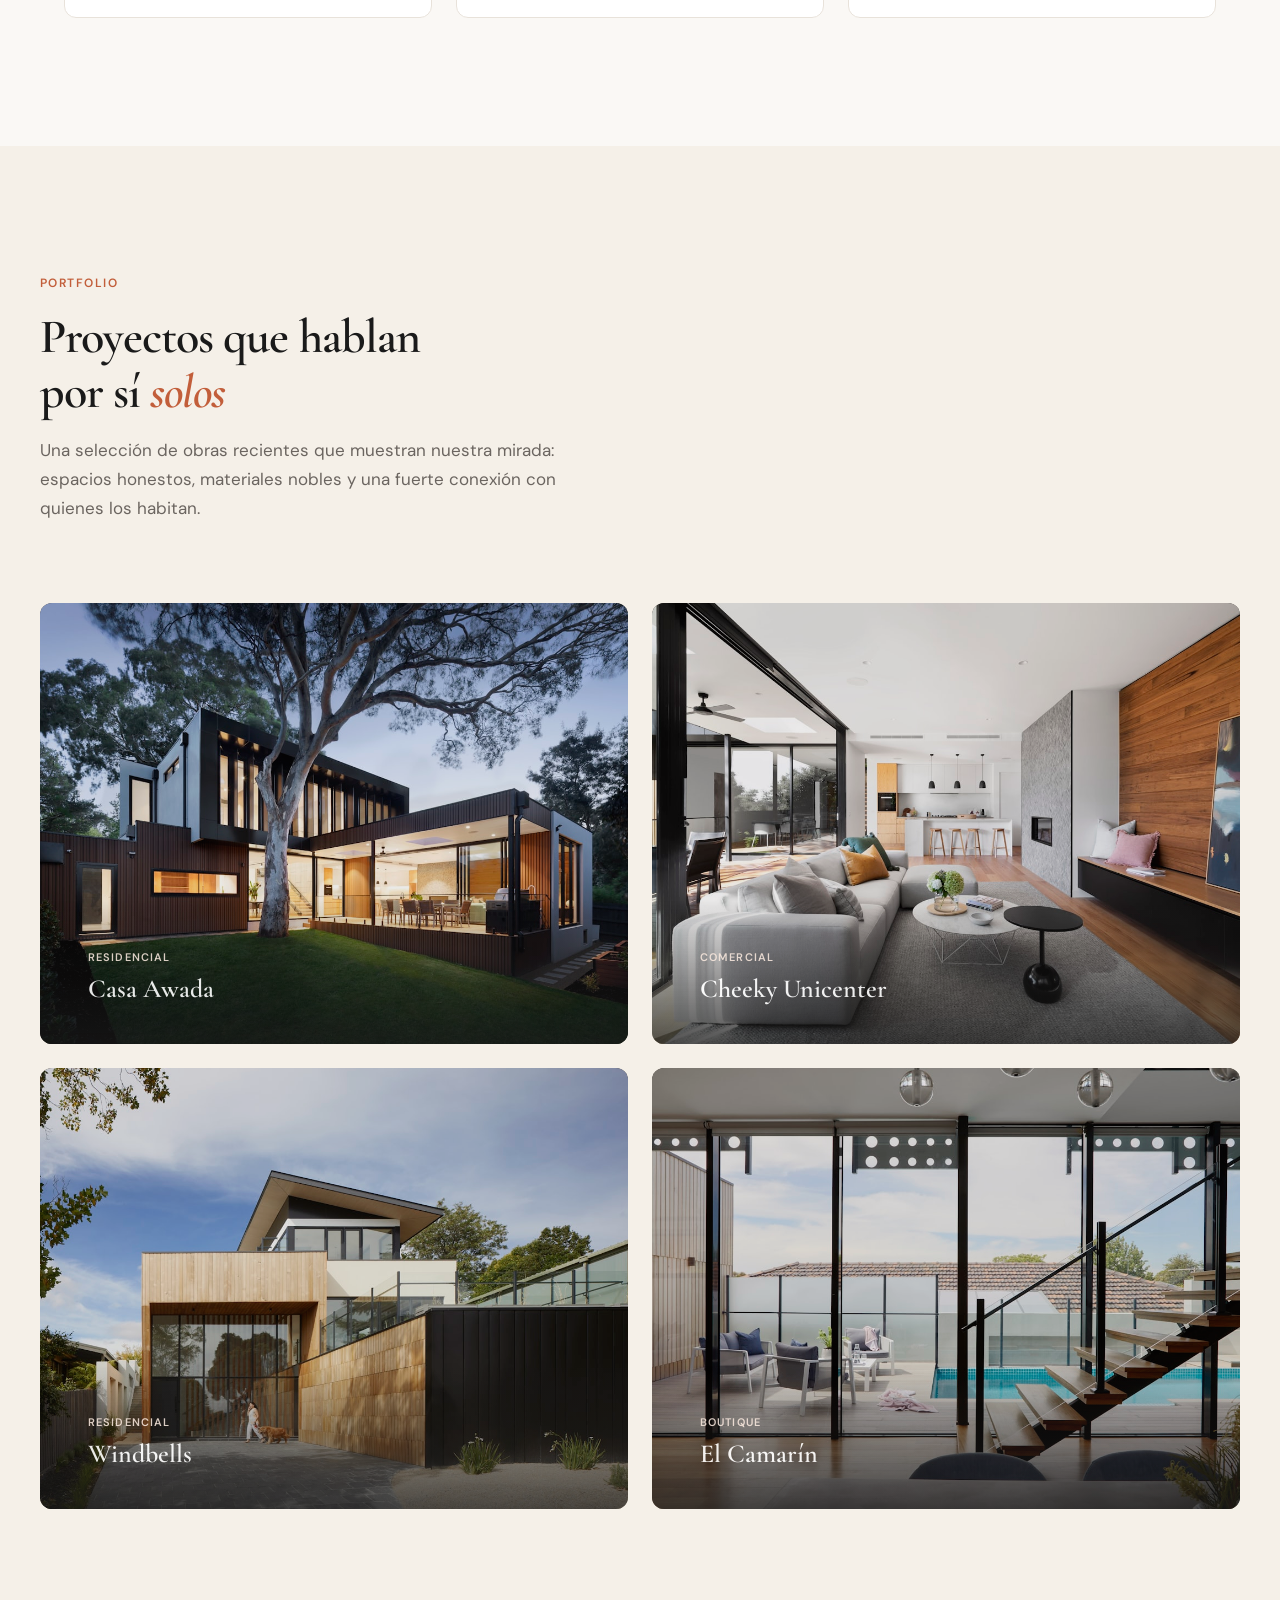
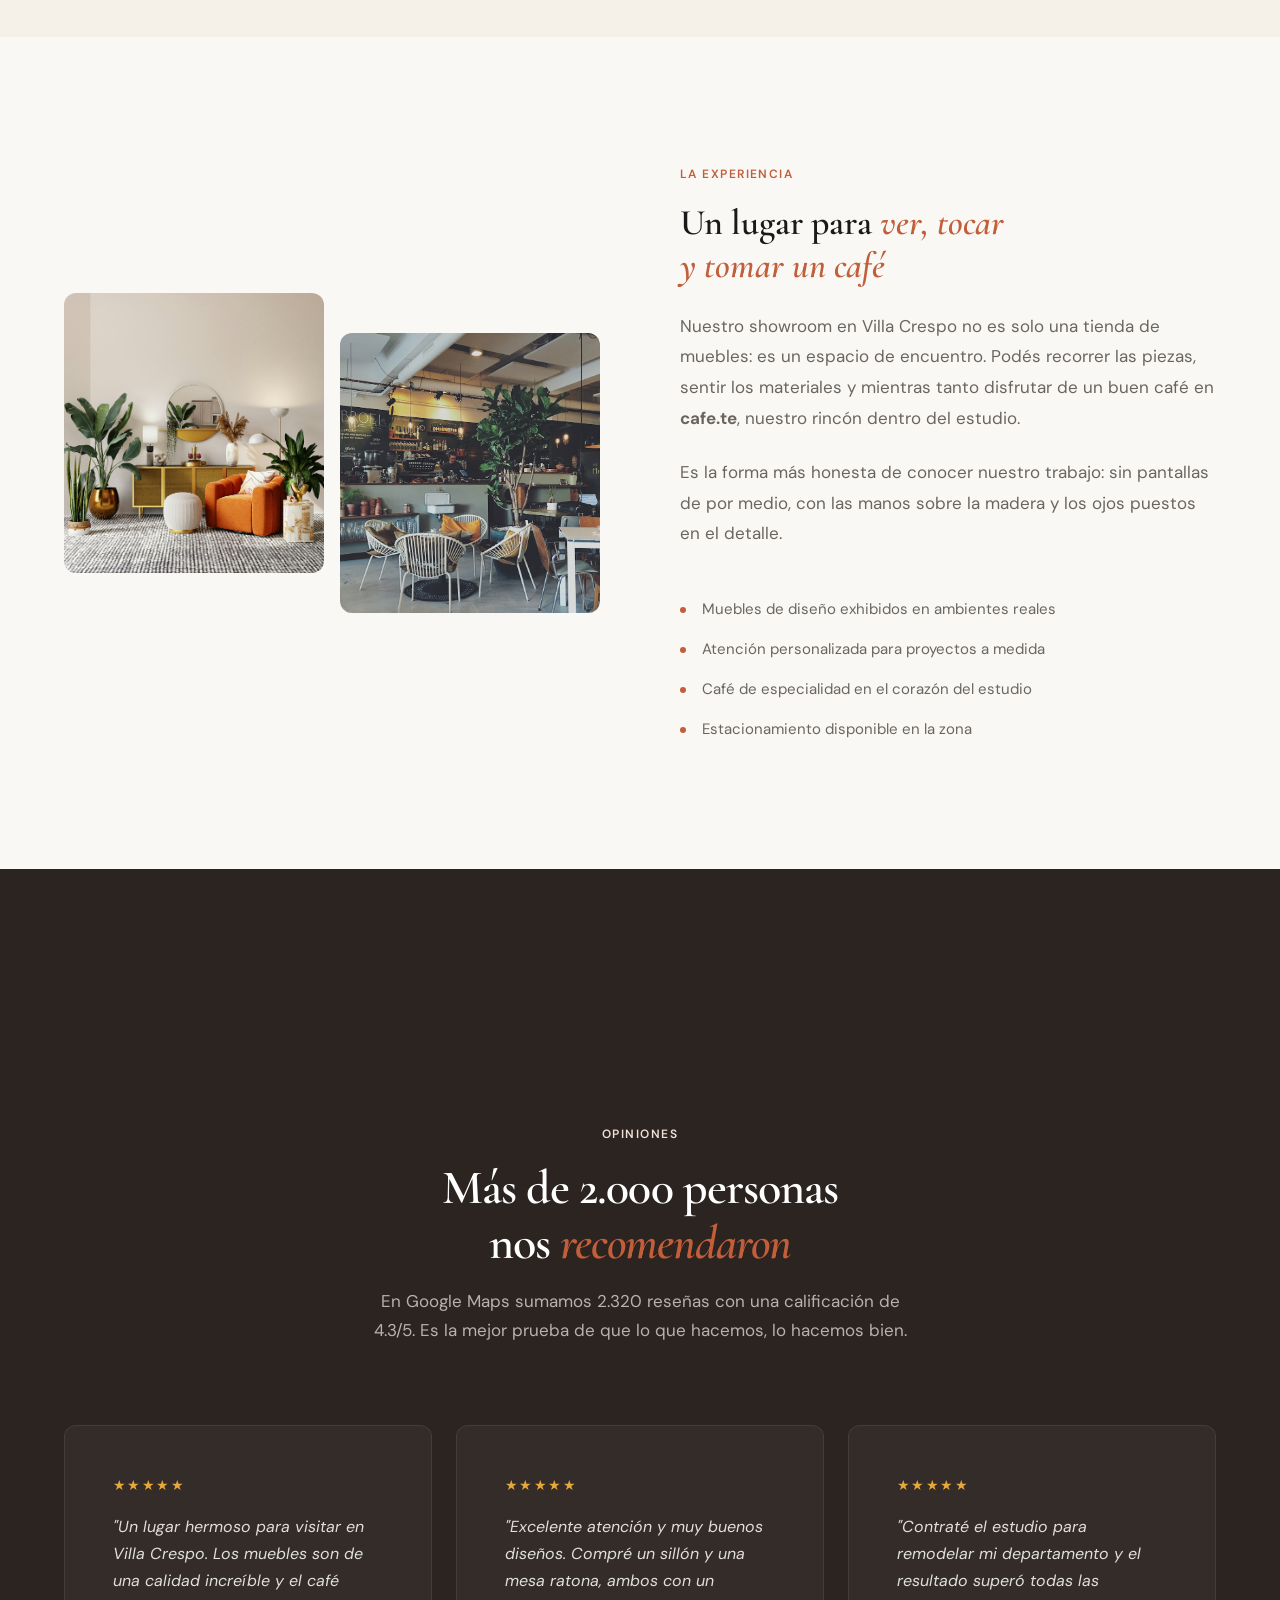
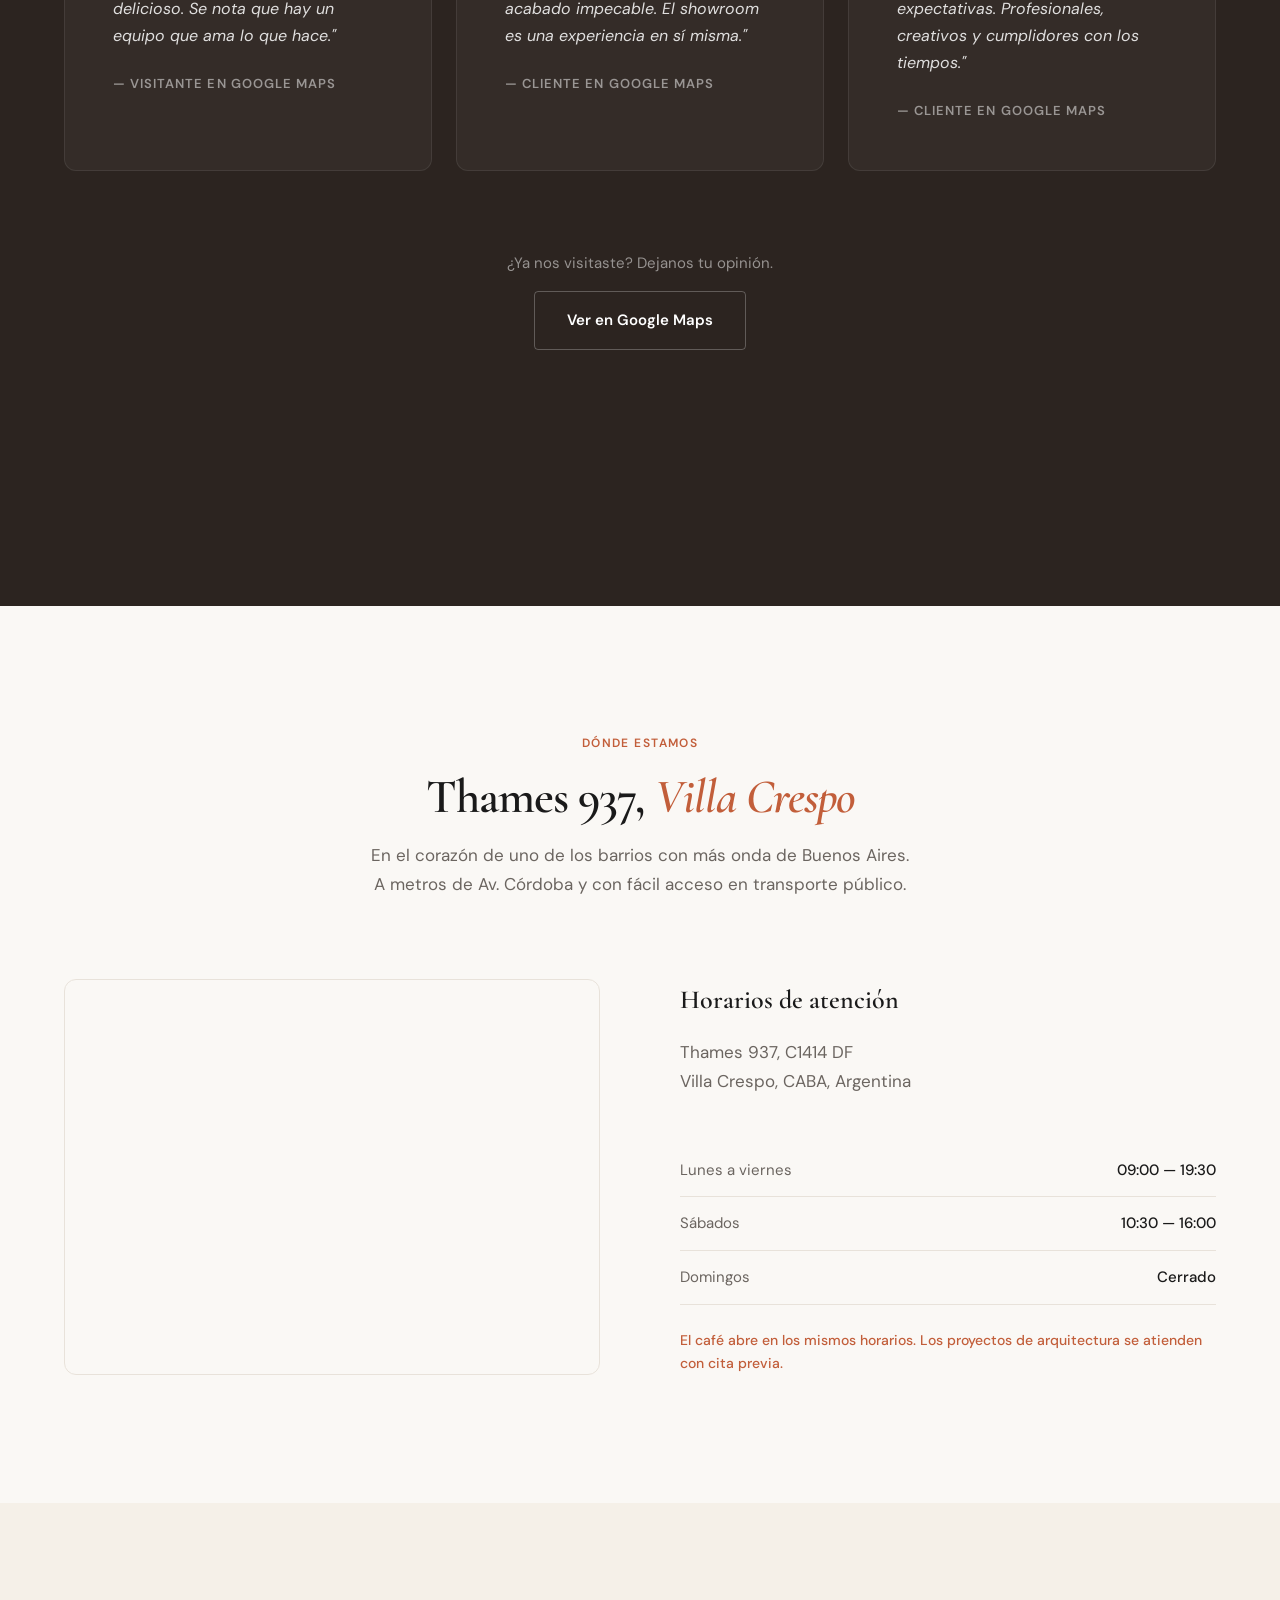
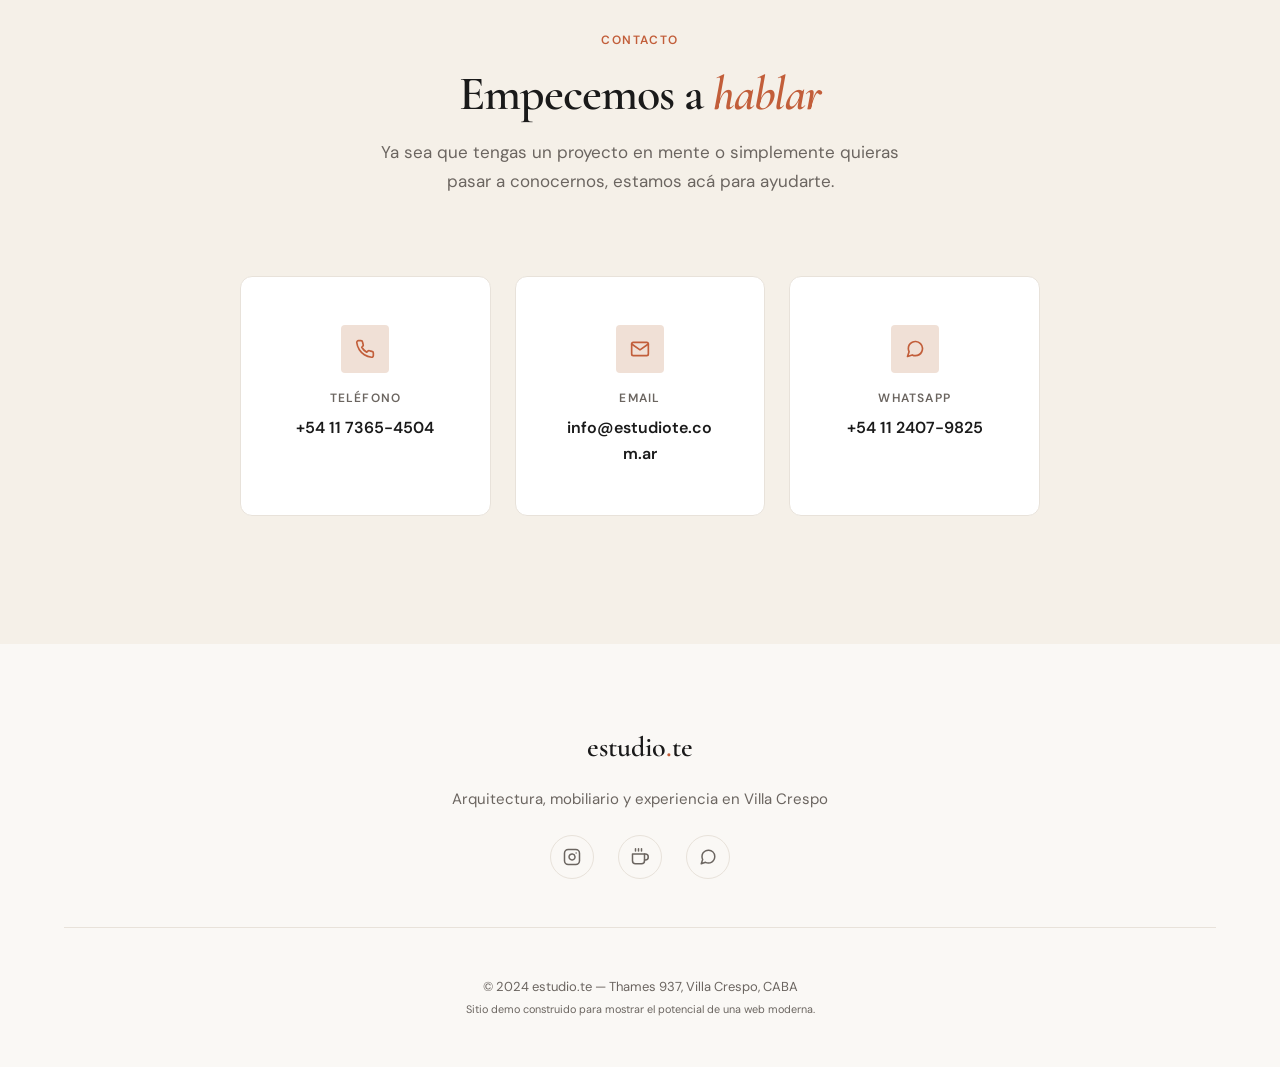
<file: sites/arquitectura/estudio-te/index.html>
<!DOCTYPE html>
<html lang="es-AR">
<head>
  <meta charset="UTF-8">
  <meta name="viewport" content="width=device-width, initial-scale=1.0">
  <title>estudio.te — Arquitectura, Mobiliario y Experiencia en Villa Crespo</title>
  <meta name="description" content="Estudio de arquitectura y diseño de mobiliario en Villa Crespo, Buenos Aires. Showroom y café en Thames 937. Proyectos residenciales y comerciales desde 2016.">
  <link rel="preconnect" href="https://fonts.googleapis.com">
  <link rel="preconnect" href="https://fonts.gstatic.com" crossorigin>
  <link href="https://fonts.googleapis.com/css2?family=Cormorant+Garamond:ital,wght@0,400;0,500;0,600;0,700;1,400;1,500&family=DM+Sans:wght@300;400;500;600;700&display=swap" rel="stylesheet">
  <style>
    :root {
      --color-bg: #FAF8F5;
      --color-bg-warm: #F5F0E8;
      --color-surface: #FFFFFF;
      --color-text: #1A1A1A;
      --color-text-muted: #6B6560;
      --color-accent: #C25E3A;
      --color-accent-hover: #D46E4A;
      --color-accent-soft: #F0E0D6;
      --color-dark: #2C2420;
      --color-border: #E8E2DA;
      --font-heading: 'Cormorant Garamond', Georgia, serif;
      --font-body: 'DM Sans', -apple-system, BlinkMacSystemFont, sans-serif;
      --space-xs: 0.5rem;
      --space-sm: 1rem;
      --space-md: 1.5rem;
      --space-lg: 3rem;
      --space-xl: 5rem;
      --space-2xl: 8rem;
      --radius: 4px;
      --radius-lg: 12px;
      --transition: 0.3s cubic-bezier(0.4, 0, 0.2, 1);
    }

    *, *::before, *::after {
      box-sizing: border-box;
      margin: 0;
      padding: 0;
    }

    html {
      scroll-behavior: smooth;
      -webkit-text-size-adjust: 100%;
    }

    body {
      font-family: var(--font-body);
      background-color: var(--color-bg);
      color: var(--color-text);
      line-height: 1.65;
      font-size: 16px;
      overflow-x: hidden;
    }

    img {
      max-width: 100%;
      height: auto;
      display: block;
    }

    a {
      color: inherit;
      text-decoration: none;
    }

    @keyframes fadeInUp {
      from { opacity: 0; transform: translateY(30px); }
      to { opacity: 1; transform: translateY(0); }
    }

    .animate-on-scroll {
      opacity: 0;
    }

    .animate-on-scroll.is-visible {
      animation: fadeInUp 0.8s cubic-bezier(0.16, 1, 0.3, 1) forwards;
    }

    .animate-on-scroll.delay-1.is-visible { animation-delay: 0.1s; }
    .animate-on-scroll.delay-2.is-visible { animation-delay: 0.2s; }
    .animate-on-scroll.delay-3.is-visible { animation-delay: 0.3s; }

    .nav {
      position: fixed;
      top: 0;
      left: 0;
      right: 0;
      z-index: 100;
      padding: 1.25rem var(--space-md);
      transition: background-color 0.4s ease, box-shadow 0.4s ease;
    }

    .nav.scrolled {
      background-color: rgba(250, 248, 245, 0.95);
      backdrop-filter: blur(12px);
      box-shadow: 0 1px 20px rgba(0,0,0,0.05);
    }

    .nav-inner {
      max-width: 1200px;
      margin: 0 auto;
      display: flex;
      justify-content: space-between;
      align-items: center;
    }

    .logo {
      font-family: var(--font-heading);
      font-size: 1.5rem;
      font-weight: 600;
      letter-spacing: -0.02em;
      color: var(--color-text);
    }

    .logo span {
      color: var(--color-accent);
    }

    .nav-links {
      display: none;
      gap: 2rem;
      align-items: center;
    }

    .nav-links a {
      font-size: 0.875rem;
      font-weight: 500;
      color: var(--color-text-muted);
      transition: color var(--transition);
      text-transform: uppercase;
      letter-spacing: 0.05em;
    }

    .nav-links a:hover {
      color: var(--color-accent);
    }

    .nav-cta {
      display: none;
      background-color: var(--color-accent);
      color: #fff;
      padding: 0.625rem 1.25rem;
      border-radius: var(--radius);
      font-size: 0.8125rem;
      font-weight: 600;
      transition: background-color var(--transition), transform var(--transition);
    }

    .nav-cta:hover {
      background-color: var(--color-accent-hover);
      transform: translateY(-1px);
    }

    @media (min-width: 768px) {
      .nav-links { display: flex; }
      .nav-cta { display: inline-block; }
    }

    .hero {
      min-height: 100vh;
      display: flex;
      flex-direction: column;
      justify-content: center;
      position: relative;
      padding: 6rem var(--space-md) var(--space-xl);
      overflow: hidden;
    }

    .hero-bg {
      position: absolute;
      top: 0;
      left: 0;
      right: 0;
      bottom: 0;
      z-index: 0;
    }

    .hero-bg img {
      width: 100%;
      height: 100%;
      object-fit: cover;
      opacity: 0.15;
      filter: grayscale(30%);
    }

    .hero-bg::after {
      content: '';
      position: absolute;
      top: 0;
      left: 0;
      right: 0;
      bottom: 0;
      background: linear-gradient(180deg, rgba(250,248,245,0.3) 0%, rgba(250,248,245,0.85) 60%, var(--color-bg) 100%);
    }

    .hero-content {
      position: relative;
      z-index: 1;
      max-width: 1200px;
      margin: 0 auto;
      width: 100%;
    }

    .hero-tag {
      display: inline-flex;
      align-items: center;
      gap: 0.5rem;
      font-size: 0.75rem;
      font-weight: 600;
      text-transform: uppercase;
      letter-spacing: 0.12em;
      color: var(--color-accent);
      margin-bottom: var(--space-md);
      animation: fadeInUp 0.8s ease forwards;
    }

    .hero-tag::before {
      content: '';
      width: 24px;
      height: 1px;
      background-color: var(--color-accent);
    }

    .hero-title {
      font-family: var(--font-heading);
      font-size: clamp(2.75rem, 8vw, 5.5rem);
      font-weight: 600;
      line-height: 1.05;
      letter-spacing: -0.03em;
      color: var(--color-text);
      margin-bottom: var(--space-md);
      animation: fadeInUp 0.8s ease 0.1s both;
    }

    .hero-title em {
      font-style: italic;
      color: var(--color-accent);
      font-weight: 500;
    }

    .hero-subtitle {
      font-size: clamp(1.0625rem, 2.5vw, 1.25rem);
      color: var(--color-text-muted);
      max-width: 520px;
      margin-bottom: var(--space-lg);
      line-height: 1.7;
      animation: fadeInUp 0.8s ease 0.2s both;
    }

    .hero-cta-group {
      display: flex;
      flex-wrap: wrap;
      gap: var(--space-sm);
      animation: fadeInUp 0.8s ease 0.3s both;
    }

    .btn {
      display: inline-flex;
      align-items: center;
      justify-content: center;
      gap: 0.5rem;
      padding: 1rem 2rem;
      border-radius: var(--radius);
      font-family: var(--font-body);
      font-size: 0.9375rem;
      font-weight: 600;
      cursor: pointer;
      transition: all var(--transition);
      border: none;
      text-decoration: none;
    }

    .btn-primary {
      background-color: var(--color-accent);
      color: #fff;
    }

    .btn-primary:hover {
      background-color: var(--color-accent-hover);
      transform: translateY(-2px);
      box-shadow: 0 8px 24px rgba(194, 94, 58, 0.25);
    }

    .btn-secondary {
      background-color: transparent;
      color: var(--color-text);
      border: 1.5px solid var(--color-border);
    }

    .btn-secondary:hover {
      border-color: var(--color-accent);
      color: var(--color-accent);
    }

    .hero-stats {
      display: grid;
      grid-template-columns: repeat(2, 1fr);
      gap: var(--space-md);
      margin-top: var(--space-xl);
      padding-top: var(--space-lg);
      border-top: 1px solid var(--color-border);
      animation: fadeInUp 0.8s ease 0.5s both;
    }

    .stat-number {
      font-family: var(--font-heading);
      font-size: 2.25rem;
      font-weight: 600;
      color: var(--color-accent);
      line-height: 1;
    }

    .stat-label {
      font-size: 0.8125rem;
      color: var(--color-text-muted);
      margin-top: 0.375rem;
      text-transform: uppercase;
      letter-spacing: 0.08em;
    }

    @media (min-width: 768px) {
      .hero-stats {
        grid-template-columns: repeat(3, 1fr);
        max-width: 600px;
      }
    }

    .section {
      padding: var(--space-2xl) var(--space-md);
      max-width: 1200px;
      margin: 0 auto;
    }

    .section-header {
      margin-bottom: var(--space-xl);
    }

    .section-tag {
      font-size: 0.75rem;
      font-weight: 600;
      text-transform: uppercase;
      letter-spacing: 0.12em;
      color: var(--color-accent);
      margin-bottom: var(--space-sm);
    }

    .section-title {
      font-family: var(--font-heading);
      font-size: clamp(2rem, 5vw, 3rem);
      font-weight: 600;
      line-height: 1.15;
      letter-spacing: -0.02em;
      color: var(--color-text);
    }

    .section-title em {
      font-style: italic;
      color: var(--color-accent);
    }

    .section-desc {
      color: var(--color-text-muted);
      max-width: 540px;
      margin-top: var(--space-sm);
      font-size: 1.0625rem;
      line-height: 1.7;
    }

    .services-grid {
      display: grid;
      gap: var(--space-md);
    }

    @media (min-width: 768px) {
      .services-grid {
        grid-template-columns: repeat(3, 1fr);
      }
    }

    .service-card {
      background-color: var(--color-surface);
      border: 1px solid var(--color-border);
      border-radius: var(--radius-lg);
      padding: var(--space-lg);
      transition: transform var(--transition), box-shadow var(--transition);
      position: relative;
      overflow: hidden;
    }

    .service-card::before {
      content: '';
      position: absolute;
      top: 0;
      left: 0;
      right: 0;
      height: 3px;
      background-color: var(--color-accent);
      transform: scaleX(0);
      transform-origin: left;
      transition: transform 0.5s cubic-bezier(0.16, 1, 0.3, 1);
    }

    .service-card:hover {
      transform: translateY(-4px);
      box-shadow: 0 20px 40px rgba(0,0,0,0.06);
    }

    .service-card:hover::before {
      transform: scaleX(1);
    }

    .service-icon {
      width: 48px;
      height: 48px;
      background-color: var(--color-accent-soft);
      border-radius: var(--radius);
      display: flex;
      align-items: center;
      justify-content: center;
      margin-bottom: var(--space-md);
      font-size: 1.25rem;
    }

    .service-title {
      font-family: var(--font-heading);
      font-size: 1.5rem;
      font-weight: 600;
      margin-bottom: 0.5rem;
      color: var(--color-text);
    }

    .service-desc {
      color: var(--color-text-muted);
      font-size: 0.9375rem;
      line-height: 1.7;
    }

    .projects-section {
      background-color: var(--color-bg-warm);
      margin: 0 calc(-1 * var(--space-md));
      padding: var(--space-2xl) var(--space-md);
    }

    .projects-section .section {
      padding: 0;
    }

    .projects-grid {
      display: grid;
      gap: var(--space-md);
    }

    @media (min-width: 768px) {
      .projects-grid {
        grid-template-columns: repeat(2, 1fr);
      }
    }

    .project-card {
      position: relative;
      border-radius: var(--radius-lg);
      overflow: hidden;
      background-color: var(--color-dark);
      aspect-ratio: 4/3;
    }

    .project-card img {
      width: 100%;
      height: 100%;
      object-fit: cover;
      transition: transform 0.7s cubic-bezier(0.16, 1, 0.3, 1), opacity 0.5s ease;
      opacity: 0.9;
    }

    .project-card:hover img {
      transform: scale(1.05);
      opacity: 0.7;
    }

    .project-info {
      position: absolute;
      bottom: 0;
      left: 0;
      right: 0;
      padding: var(--space-lg);
      background: linear-gradient(transparent, rgba(26,26,26,0.85));
      color: #fff;
      transform: translateY(8px);
      opacity: 0.9;
      transition: transform 0.4s ease, opacity 0.4s ease;
    }

    .project-card:hover .project-info {
      transform: translateY(0);
      opacity: 1;
    }

    .project-tag {
      font-size: 0.6875rem;
      font-weight: 600;
      text-transform: uppercase;
      letter-spacing: 0.1em;
      color: var(--color-accent-soft);
      margin-bottom: 0.375rem;
    }

    .project-name {
      font-family: var(--font-heading);
      font-size: 1.625rem;
      font-weight: 600;
      line-height: 1.2;
    }

    .experience-layout {
      display: grid;
      gap: var(--space-xl);
      align-items: center;
    }

    @media (min-width: 768px) {
      .experience-layout {
        grid-template-columns: 1fr 1fr;
      }
    }

    .experience-images {
      display: grid;
      grid-template-columns: 1fr 1fr;
      gap: var(--space-sm);
      position: relative;
    }

    .experience-images img {
      border-radius: var(--radius-lg);
      width: 100%;
      height: 280px;
      object-fit: cover;
    }

    .experience-images img:first-child {
      transform: translateY(-20px);
    }

    .experience-images img:last-child {
      transform: translateY(20px);
    }

    .experience-content h3 {
      font-family: var(--font-heading);
      font-size: clamp(1.75rem, 4vw, 2.25rem);
      font-weight: 600;
      line-height: 1.2;
      margin-bottom: var(--space-md);
    }

    .experience-content h3 em {
      font-style: italic;
      color: var(--color-accent);
    }

    .experience-content p {
      color: var(--color-text-muted);
      font-size: 1.0625rem;
      line-height: 1.8;
      margin-bottom: var(--space-md);
    }

    .experience-features {
      display: grid;
      gap: var(--space-sm);
      margin-top: var(--space-lg);
    }

    .feature-item {
      display: flex;
      align-items: flex-start;
      gap: var(--space-sm);
    }

    .feature-bullet {
      width: 6px;
      height: 6px;
      background-color: var(--color-accent);
      border-radius: 50%;
      margin-top: 0.6rem;
      flex-shrink: 0;
    }

    .feature-text {
      font-size: 0.9375rem;
      color: var(--color-text-muted);
      line-height: 1.6;
    }

    .reviews-section {
      background-color: var(--color-dark);
      margin: 0 calc(-1 * var(--space-md));
      padding: var(--space-2xl) var(--space-md);
      color: #fff;
    }

    .reviews-section .section-tag {
      color: var(--color-accent-soft);
    }

    .reviews-section .section-title {
      color: #fff;
    }

    .reviews-section .section-desc {
      color: rgba(255,255,255,0.65);
    }

    .reviews-grid {
      display: grid;
      gap: var(--space-md);
      margin-top: var(--space-xl);
    }

    @media (min-width: 768px) {
      .reviews-grid {
        grid-template-columns: repeat(3, 1fr);
      }
    }

    .review-card {
      background-color: rgba(255,255,255,0.04);
      border: 1px solid rgba(255,255,255,0.08);
      border-radius: var(--radius-lg);
      padding: var(--space-lg);
      transition: transform var(--transition), background-color var(--transition);
    }

    .review-card:hover {
      transform: translateY(-4px);
      background-color: rgba(255,255,255,0.07);
    }

    .review-stars {
      color: #E8A838;
      font-size: 0.875rem;
      margin-bottom: var(--space-sm);
      letter-spacing: 0.1em;
    }

    .review-text {
      font-size: 1rem;
      line-height: 1.7;
      color: rgba(255,255,255,0.85);
      margin-bottom: var(--space-md);
      font-style: italic;
    }

    .review-author {
      font-size: 0.8125rem;
      font-weight: 600;
      color: rgba(255,255,255,0.5);
      text-transform: uppercase;
      letter-spacing: 0.08em;
    }

    .reviews-cta {
      margin-top: var(--space-xl);
      text-align: center;
    }

    .reviews-cta p {
      color: rgba(255,255,255,0.5);
      font-size: 0.9375rem;
      margin-bottom: var(--space-sm);
    }

    .reviews-cta .btn-secondary {
      color: #fff;
      border-color: rgba(255,255,255,0.25);
    }

    .reviews-cta .btn-secondary:hover {
      border-color: var(--color-accent);
      color: var(--color-accent);
    }

    .location-layout {
      display: grid;
      gap: var(--space-xl);
      align-items: start;
    }

    @media (min-width: 768px) {
      .location-layout {
        grid-template-columns: 1fr 1fr;
      }
    }

    .location-map {
      border-radius: var(--radius-lg);
      overflow: hidden;
      border: 1px solid var(--color-border);
      height: 100%;
      min-height: 320px;
    }

    .location-map iframe {
      width: 100%;
      height: 100%;
      min-height: 320px;
      border: 0;
      filter: grayscale(20%) contrast(1.05);
    }

    .location-details h3 {
      font-family: var(--font-heading);
      font-size: 1.625rem;
      font-weight: 600;
      margin-bottom: var(--space-sm);
    }

    .location-address {
      color: var(--color-text-muted);
      font-size: 1.0625rem;
      line-height: 1.7;
      margin-bottom: var(--space-lg);
    }

    .hours-table {
      width: 100%;
      border-collapse: collapse;
    }

    .hours-table tr {
      border-bottom: 1px solid var(--color-border);
    }

    .hours-table td {
      padding: 0.875rem 0;
      font-size: 0.9375rem;
    }

    .hours-table td:first-child {
      color: var(--color-text-muted);
      width: 40%;
    }

    .hours-table td:last-child {
      font-weight: 500;
      text-align: right;
    }

    .hours-note {
      margin-top: var(--space-md);
      font-size: 0.875rem;
      color: var(--color-accent);
      font-weight: 500;
    }

    .contact-section {
      background-color: var(--color-bg-warm);
      margin: 0 calc(-1 * var(--space-md));
      padding: var(--space-2xl) var(--space-md);
    }

    .contact-inner {
      max-width: 1200px;
      margin: 0 auto;
      text-align: center;
    }

    .contact-section .section-title {
      margin-bottom: var(--space-sm);
    }

    .contact-section .section-desc {
      margin: 0 auto var(--space-xl);
    }

    .contact-grid {
      display: grid;
      gap: var(--space-md);
      max-width: 800px;
      margin: 0 auto;
    }

    @media (min-width: 768px) {
      .contact-grid {
        grid-template-columns: repeat(3, 1fr);
      }
    }

    .contact-card {
      background-color: var(--color-surface);
      border: 1px solid var(--color-border);
      border-radius: var(--radius-lg);
      padding: var(--space-lg);
      transition: transform var(--transition), box-shadow var(--transition);
    }

    .contact-card:hover {
      transform: translateY(-4px);
      box-shadow: 0 16px 32px rgba(0,0,0,0.05);
    }

    .contact-icon {
      width: 48px;
      height: 48px;
      background-color: var(--color-accent-soft);
      border-radius: var(--radius);
      display: flex;
      align-items: center;
      justify-content: center;
      margin: 0 auto var(--space-sm);
      font-size: 1.25rem;
    }

    .contact-label {
      font-size: 0.75rem;
      font-weight: 600;
      text-transform: uppercase;
      letter-spacing: 0.1em;
      color: var(--color-text-muted);
      margin-bottom: 0.375rem;
    }

    .contact-value {
      font-size: 1rem;
      font-weight: 600;
      color: var(--color-text);
      word-break: break-word;
    }

    .contact-value a {
      transition: color var(--transition);
    }

    .contact-value a:hover {
      color: var(--color-accent);
    }

    .footer {
      padding: var(--space-xl) var(--space-md) var(--space-lg);
      max-width: 1200px;
      margin: 0 auto;
      text-align: center;
    }

    .footer-logo {
      font-family: var(--font-heading);
      font-size: 1.75rem;
      font-weight: 600;
      margin-bottom: var(--space-sm);
    }

    .footer-logo span {
      color: var(--color-accent);
    }

    .footer-tagline {
      color: var(--color-text-muted);
      font-size: 0.9375rem;
      margin-bottom: var(--space-md);
    }

    .footer-socials {
      display: flex;
      justify-content: center;
      gap: var(--space-md);
      margin-bottom: var(--space-lg);
    }

    .footer-socials a {
      width: 44px;
      height: 44px;
      border-radius: 50%;
      border: 1px solid var(--color-border);
      display: flex;
      align-items: center;
      justify-content: center;
      font-size: 1rem;
      transition: all var(--transition);
      color: var(--color-text-muted);
    }

    .footer-socials a:hover {
      border-color: var(--color-accent);
      color: var(--color-accent);
      transform: translateY(-2px);
    }

    .footer-copy {
      font-size: 0.8125rem;
      color: var(--color-text-muted);
      padding-top: var(--space-lg);
      border-top: 1px solid var(--color-border);
    }

    .sticky-cta {
      position: fixed;
      bottom: 0;
      left: 0;
      right: 0;
      z-index: 99;
      background-color: var(--color-surface);
      border-top: 1px solid var(--color-border);
      padding: 0.75rem var(--space-md);
      display: flex;
      gap: 0.75rem;
      box-shadow: 0 -4px 20px rgba(0,0,0,0.06);
    }

    .sticky-cta .btn {
      flex: 1;
      padding: 0.875rem;
      font-size: 0.875rem;
    }

    @media (min-width: 768px) {
      .sticky-cta {
        display: none;
      }
    }

    .wa-float {
      position: fixed;
      bottom: 2rem;
      right: 2rem;
      z-index: 98;
      width: 56px;
      height: 56px;
      background-color: #25D366;
      color: #fff;
      border-radius: 50%;
      display: flex;
      align-items: center;
      justify-content: center;
      font-size: 1.5rem;
      box-shadow: 0 4px 16px rgba(37, 211, 102, 0.3);
      transition: transform var(--transition), box-shadow var(--transition);
    }

    .wa-float:hover {
      transform: scale(1.08);
      box-shadow: 0 6px 24px rgba(37, 211, 102, 0.4);
    }

    @media (max-width: 767px) {
      .wa-float {
        display: none;
      }
    }

    .text-center { text-align: center; }
    .mx-auto { margin-left: auto; margin-right: auto; }

    html {
      scroll-padding-top: 80px;
    }
  </style>
</head>
<body>

  <nav class="nav" id="nav">
    <div class="nav-inner">
      <a href="#" class="logo">estudio<span>.</span>te</a>
      <div class="nav-links">
        <a href="#servicios">Servicios</a>
        <a href="#proyectos">Proyectos</a>
        <a href="#showroom">Showroom</a>
        <a href="#contacto">Contacto</a>
      </div>
      <a href="https://wa.me/541124079825" class="nav-cta" target="_blank" rel="noopener">Escribinos</a>
    </div>
  </nav>

  <section class="hero">
    <div class="hero-bg">
      <img src="assets/hero.jpg" alt="Interior de loft con luz natural, madera y diseño contemporáneo" loading="eager">
    </div>
    <div class="hero-content">
      <div class="hero-tag">Desde 2016 en Villa Crespo</div>
      <h1 class="hero-title">
        Diseñamos espacios<br>
        que se <em>viven</em>
      </h1>
      <p class="hero-subtitle">
        Arquitectura, mobiliario de diseño y un showroom-café en Thames 937. 
        Transformamos casas, locales y oficinas en lugares con identidad.
      </p>
      <div class="hero-cta-group">
        <a href="https://wa.me/541124079825" class="btn btn-primary" target="_blank" rel="noopener">
          <svg width="18" height="18" viewBox="0 0 24 24" fill="none" stroke="currentColor" stroke-width="2" stroke-linecap="round" stroke-linejoin="round"><path d="M21 11.5a8.38 8.38 0 0 1-.9 3.8 8.5 8.5 0 0 1-7.6 4.7 8.38 8.38 0 0 1-3.8-.9L3 21l1.9-5.7a8.38 8.38 0 0 1-.9-3.8 8.5 8.5 0 0 1 4.7-7.6 8.38 8.38 0 0 1 3.8-.9h.5a8.48 8.48 0 0 1 8 8v.5z"/></svg>
          Consultar por WhatsApp
        </a>
        <a href="#proyectos" class="btn btn-secondary">Ver proyectos</a>
      </div>
      <div class="hero-stats">
        <div class="stat">
          <div class="stat-number">2.320</div>
          <div class="stat-label">Reseñas en Google</div>
        </div>
        <div class="stat">
          <div class="stat-number">9+</div>
          <div class="stat-label">Años de trayectoria</div>
        </div>
        <div class="stat">
          <div class="stat-number">3</div>
          <div class="stat-label">Locales en CABA</div>
        </div>
      </div>
    </div>
  </section>

  <section class="section" id="servicios">
    <div class="section-header text-center mx-auto">
      <div class="section-tag">Qué hacemos</div>
      <h2 class="section-title">Tres maneras de <em>habitar</em> mejor</h2>
      <p class="section-desc mx-auto">
        Somos un estudio integral. Pensamos el espacio desde la estructura hasta el último detalle del mobiliario.
      </p>
    </div>
    <div class="services-grid">
      <div class="service-card animate-on-scroll">
        <div class="service-icon">
          <svg width="24" height="24" viewBox="0 0 24 24" fill="none" stroke="#C25E3A" stroke-width="1.5" stroke-linecap="round" stroke-linejoin="round"><path d="M3 21h18"/><path d="M5 21V7l8-4 8 4v14"/><path d="M9 21v-6h6v6"/></svg>
        </div>
        <h3 class="service-title">Arquitectura</h3>
        <p class="service-desc">
          Proyectos residenciales y comerciales que integran naturaleza, luz y materiales auténticos. Diseñamos desde la primera línea hasta la entrega de llaves.
        </p>
      </div>
      <div class="service-card animate-on-scroll delay-1">
        <div class="service-icon">
          <svg width="24" height="24" viewBox="0 0 24 24" fill="none" stroke="#C25E3A" stroke-width="1.5" stroke-linecap="round" stroke-linejoin="round"><rect x="2" y="7" width="20" height="14" rx="2"/><path d="M16 7V5a2 2 0 0 0-2-2h-4a2 2 0 0 0-2 2v2"/></svg>
        </div>
        <h3 class="service-title">Mobiliario de diseño</h3>
        <p class="service-desc">
          Muebles funcionales con estética contemporánea. Piezas pensadas para durar, fabricadas con materiales de calidad y atención al detalle.
        </p>
      </div>
      <div class="service-card animate-on-scroll delay-2">
        <div class="service-icon">
          <svg width="24" height="24" viewBox="0 0 24 24" fill="none" stroke="#C25E3A" stroke-width="1.5" stroke-linecap="round" stroke-linejoin="round"><path d="M18 8h1a4 4 0 0 1 0 8h-1"/><path d="M2 8h16v9a4 4 0 0 1-4 4H6a4 4 0 0 1-4-4V8z"/><path d="M6 1v3"/><path d="M10 1v3"/><path d="M14 1v3"/></svg>
        </div>
        <h3 class="service-title">Showroom & Café</h3>
        <p class="service-desc">
          Vení a Thames 937 a conocer nuestros muebles en persona, tomar un café en <strong>cafe.te</strong> y charlar con nuestro equipo sobre tu proyecto.
        </p>
      </div>
    </div>
  </section>

  <section class="projects-section" id="proyectos">
    <div class="section">
      <div class="section-header">
        <div class="section-tag">Portfolio</div>
        <h2 class="section-title">Proyectos que hablan<br>por sí <em>solos</em></h2>
        <p class="section-desc">
          Una selección de obras recientes que muestran nuestra mirada: espacios honestos, materiales nobles y una fuerte conexión con quienes los habitan.
        </p>
      </div>
      <div class="projects-grid">
        <div class="project-card animate-on-scroll">
          <img src="assets/project1.jpg" alt="Proyecto Awada - Interior moderno con grandes ventanales y madera" loading="lazy">
          <div class="project-info">
            <div class="project-tag">Residencial</div>
            <div class="project-name">Casa Awada</div>
          </div>
        </div>
        <div class="project-card animate-on-scroll delay-1">
          <img src="assets/project2.jpg" alt="Proyecto Cheeky Unicenter - Espacio comercial con diseño contemporáneo" loading="lazy">
          <div class="project-info">
            <div class="project-tag">Comercial</div>
            <div class="project-name">Cheeky Unicenter</div>
          </div>
        </div>
        <div class="project-card animate-on-scroll delay-2">
          <img src="assets/project3.jpg" alt="Proyecto Windbells - Casa con jardín y arquitectura moderna" loading="lazy">
          <div class="project-info">
            <div class="project-tag">Residencial</div>
            <div class="project-name">Windbells</div>
          </div>
        </div>
        <div class="project-card animate-on-scroll delay-3">
          <img src="assets/project4.jpg" alt="Proyecto El Camarín - Espacio boutique con detalles cuidados" loading="lazy">
          <div class="project-info">
            <div class="project-tag">Boutique</div>
            <div class="project-name">El Camarín</div>
          </div>
        </div>
      </div>
    </div>
  </section>

  <section class="section" id="showroom">
    <div class="experience-layout">
      <div class="experience-images animate-on-scroll">
        <img src="assets/showroom.jpg" alt="Showroom de estudio.te con muebles de diseño expuestos" loading="lazy">
        <img src="assets/cafe.jpg" alt="Café interior de cafe.te en Thames 937" loading="lazy">
      </div>
      <div class="experience-content animate-on-scroll delay-1">
        <div class="section-tag">La experiencia</div>
        <h3>
          Un lugar para <em>ver, tocar<br>y tomar un café</em>
        </h3>
        <p>
          Nuestro showroom en Villa Crespo no es solo una tienda de muebles: es un espacio de encuentro. 
          Podés recorrer las piezas, sentir los materiales y mientras tanto disfrutar de un buen café en <strong>cafe.te</strong>, 
          nuestro rincón dentro del estudio.
        </p>
        <p>
          Es la forma más honesta de conocer nuestro trabajo: sin pantallas de por medio, 
          con las manos sobre la madera y los ojos puestos en el detalle.
        </p>
        <div class="experience-features">
          <div class="feature-item">
            <div class="feature-bullet"></div>
            <div class="feature-text">Muebles de diseño exhibidos en ambientes reales</div>
          </div>
          <div class="feature-item">
            <div class="feature-bullet"></div>
            <div class="feature-text">Atención personalizada para proyectos a medida</div>
          </div>
          <div class="feature-item">
            <div class="feature-bullet"></div>
            <div class="feature-text">Café de especialidad en el corazón del estudio</div>
          </div>
          <div class="feature-item">
            <div class="feature-bullet"></div>
            <div class="feature-text">Estacionamiento disponible en la zona</div>
          </div>
        </div>
      </div>
    </div>
  </section>

  <section class="reviews-section">
    <div class="section">
      <div class="section-header text-center mx-auto">
        <div class="section-tag">Opiniones</div>
        <h2 class="section-title">Más de 2.000 personas<br>nos <em>recomendaron</em></h2>
        <p class="section-desc mx-auto">
          En Google Maps sumamos 2.320 reseñas con una calificación de 4.3/5. 
          Es la mejor prueba de que lo que hacemos, lo hacemos bien.
        </p>
      </div>
      <div class="reviews-grid">
        <div class="review-card animate-on-scroll">
          <div class="review-stars">★★★★★</div>
          <p class="review-text">"Un lugar hermoso para visitar en Villa Crespo. Los muebles son de una calidad increíble y el café delicioso. Se nota que hay un equipo que ama lo que hace."</p>
          <div class="review-author">— Visitante en Google Maps</div>
        </div>
        <div class="review-card animate-on-scroll delay-1">
          <div class="review-stars">★★★★★</div>
          <p class="review-text">"Excelente atención y muy buenos diseños. Compré un sillón y una mesa ratona, ambos con un acabado impecable. El showroom es una experiencia en sí misma."</p>
          <div class="review-author">— Cliente en Google Maps</div>
        </div>
        <div class="review-card animate-on-scroll delay-2">
          <div class="review-stars">★★★★★</div>
          <p class="review-text">"Contraté el estudio para remodelar mi departamento y el resultado superó todas las expectativas. Profesionales, creativos y cumplidores con los tiempos."</p>
          <div class="review-author">— Cliente en Google Maps</div>
        </div>
      </div>
      <div class="reviews-cta animate-on-scroll">
        <p>¿Ya nos visitaste? Dejanos tu opinión.</p>
        <a href="https://www.google.com/maps/place/Estudio+Te/@-34.5992,-58.4423,17z" class="btn btn-secondary" target="_blank" rel="noopener">Ver en Google Maps</a>
      </div>
    </div>
  </section>

  <section class="section" id="ubicacion">
    <div class="section-header text-center mx-auto">
      <div class="section-tag">Dónde estamos</div>
      <h2 class="section-title">Thames 937, <em>Villa Crespo</em></h2>
      <p class="section-desc mx-auto">
        En el corazón de uno de los barrios con más onda de Buenos Aires. 
        A metros de Av. Córdoba y con fácil acceso en transporte público.
      </p>
    </div>
    <div class="location-layout animate-on-scroll">
      <div class="location-map">
        <iframe 
          src="https://www.google.com/maps/embed?pb=!1m18!1m12!1m3!1d3284.0679!2d-58.4445!3d-34.5992!2m3!1f0!2f0!3f0!3m2!1i1024!2i768!4f13.1!3m3!1m2!1s0x95bcca7fd5f0c4b1%3A0x7e0c5e5e5e5e5e5e!2sThames%20937%2C%20C1414%20DF%2C%20Buenos%20Aires!5e0!3m2!1ses!2sar!4v1600000000000!5m2!1ses!2sar" 
          allowfullscreen="" 
          loading="lazy" 
          referrerpolicy="no-referrer-when-downgrade">
        </iframe>
      </div>
      <div class="location-details">
        <h3>Horarios de atención</h3>
        <p class="location-address">
          Thames 937, C1414 DF<br>
          Villa Crespo, CABA, Argentina
        </p>
        <table class="hours-table">
          <tr>
            <td>Lunes a viernes</td>
            <td>09:00 — 19:30</td>
          </tr>
          <tr>
            <td>Sábados</td>
            <td>10:30 — 16:00</td>
          </tr>
          <tr>
            <td>Domingos</td>
            <td>Cerrado</td>
          </tr>
        </table>
        <p class="hours-note">
          El café abre en los mismos horarios. 
          Los proyectos de arquitectura se atienden con cita previa.
        </p>
      </div>
    </div>
  </section>

  <section class="contact-section" id="contacto">
    <div class="contact-inner">
      <div class="section-tag">Contacto</div>
      <h2 class="section-title">Empecemos a <em>hablar</em></h2>
      <p class="section-desc">
        Ya sea que tengas un proyecto en mente o simplemente quieras pasar a conocernos, 
        estamos acá para ayudarte.
      </p>
      <div class="contact-grid">
        <div class="contact-card animate-on-scroll">
          <div class="contact-icon">
            <svg width="20" height="20" viewBox="0 0 24 24" fill="none" stroke="#C25E3A" stroke-width="2" stroke-linecap="round" stroke-linejoin="round"><path d="M22 16.92v3a2 2 0 0 1-2.18 2 19.79 19.79 0 0 1-8.63-3.07 19.5 19.5 0 0 1-6-6 19.79 19.79 0 0 1-3.07-8.67A2 2 0 0 1 4.11 2h3a2 2 0 0 1 2 1.72c.127.96.361 1.903.7 2.81a2 2 0 0 1-.45 2.11L8.09 9.91a16 16 0 0 0 6 6l1.27-1.27a2 2 0 0 1 2.11-.45c.907.339 1.85.573 2.81.7A2 2 0 0 1 22 16.92z"/></svg>
          </div>
          <div class="contact-label">Teléfono</div>
          <div class="contact-value">
            <a href="tel:+541173654504">+54 11 7365-4504</a>
          </div>
        </div>
        <div class="contact-card animate-on-scroll delay-1">
          <div class="contact-icon">
            <svg width="20" height="20" viewBox="0 0 24 24" fill="none" stroke="#C25E3A" stroke-width="2" stroke-linecap="round" stroke-linejoin="round"><path d="M4 4h16c1.1 0 2 .9 2 2v12c0 1.1-.9 2-2 2H4c-1.1 0-2-.9-2-2V6c0-1.1.9-2 2-2z"/><polyline points="22,6 12,13 2,6"/></svg>
          </div>
          <div class="contact-label">Email</div>
          <div class="contact-value">
            <a href="mailto:info@estudiote.com.ar">info@estudiote.com.ar</a>
          </div>
        </div>
        <div class="contact-card animate-on-scroll delay-2">
          <div class="contact-icon">
            <svg width="20" height="20" viewBox="0 0 24 24" fill="none" stroke="#C25E3A" stroke-width="2" stroke-linecap="round" stroke-linejoin="round"><path d="M21 11.5a8.38 8.38 0 0 1-.9 3.8 8.5 8.5 0 0 1-7.6 4.7 8.38 8.38 0 0 1-3.8-.9L3 21l1.9-5.7a8.38 8.38 0 0 1-.9-3.8 8.5 8.5 0 0 1 4.7-7.6 8.38 8.38 0 0 1 3.8-.9h.5a8.48 8.48 0 0 1 8 8v.5z"/></svg>
          </div>
          <div class="contact-label">WhatsApp</div>
          <div class="contact-value">
            <a href="https://wa.me/541124079825" target="_blank" rel="noopener">+54 11 2407-9825</a>
          </div>
        </div>
      </div>
    </div>
  </section>

  <footer class="footer">
    <div class="footer-logo">estudio<span>.</span>te</div>
    <p class="footer-tagline">Arquitectura, mobiliario y experiencia en Villa Crespo</p>
    <div class="footer-socials">
      <a href="https://instagram.com/estudiote.com.ar" target="_blank" rel="noopener" aria-label="Instagram de estudio.te">
        <svg width="18" height="18" viewBox="0 0 24 24" fill="none" stroke="currentColor" stroke-width="2" stroke-linecap="round" stroke-linejoin="round"><rect x="2" y="2" width="20" height="20" rx="5" ry="5"/><path d="M16 11.37A4 4 0 1 1 12.63 8 4 4 0 0 1 16 11.37z"/><line x1="17.5" y1="6.5" x2="17.51" y2="6.5"/></svg>
      </a>
      <a href="https://instagram.com/estudiote.cafe" target="_blank" rel="noopener" aria-label="Instagram de cafe.te">
        <svg width="18" height="18" viewBox="0 0 24 24" fill="none" stroke="currentColor" stroke-width="2" stroke-linecap="round" stroke-linejoin="round"><path d="M18 8h1a4 4 0 0 1 0 8h-1"/><path d="M2 8h16v9a4 4 0 0 1-4 4H6a4 4 0 0 1-4-4V8z"/><path d="M6 1v3"/><path d="M10 1v3"/><path d="M14 1v3"/></svg>
      </a>
      <a href="https://wa.me/541124079825" target="_blank" rel="noopener" aria-label="WhatsApp">
        <svg width="18" height="18" viewBox="0 0 24 24" fill="none" stroke="currentColor" stroke-width="2" stroke-linecap="round" stroke-linejoin="round"><path d="M21 11.5a8.38 8.38 0 0 1-.9 3.8 8.5 8.5 0 0 1-7.6 4.7 8.38 8.38 0 0 1-3.8-.9L3 21l1.9-5.7a8.38 8.38 0 0 1-.9-3.8 8.5 8.5 0 0 1 4.7-7.6 8.38 8.38 0 0 1 3.8-.9h.5a8.48 8.48 0 0 1 8 8v.5z"/></svg>
      </a>
    </div>
    <p class="footer-copy">
      © 2024 estudio.te — Thames 937, Villa Crespo, CABA<br>
      <small>Sitio demo construido para mostrar el potencial de una web moderna.</small>
    </p>
  </footer>

  <div class="sticky-cta">
    <a href="tel:+541173654504" class="btn btn-secondary">
      <svg width="16" height="16" viewBox="0 0 24 24" fill="none" stroke="currentColor" stroke-width="2" stroke-linecap="round" stroke-linejoin="round"><path d="M22 16.92v3a2 2 0 0 1-2.18 2 19.79 19.79 0 0 1-8.63-3.07 19.5 19.5 0 0 1-6-6 19.79 19.79 0 0 1-3.07-8.67A2 2 0 0 1 4.11 2h3a2 2 0 0 1 2 1.72c.127.96.361 1.903.7 2.81a2 2 0 0 1-.45 2.11L8.09 9.91a16 16 0 0 0 6 6l1.27-1.27a2 2 0 0 1 2.11-.45c.907.339 1.85.573 2.81.7A2 2 0 0 1 22 16.92z"/></svg>
      Llamar
    </a>
    <a href="https://wa.me/541124079825" class="btn btn-primary" target="_blank" rel="noopener">
      <svg width="16" height="16" viewBox="0 0 24 24" fill="none" stroke="currentColor" stroke-width="2" stroke-linecap="round" stroke-linejoin="round"><path d="M21 11.5a8.38 8.38 0 0 1-.9 3.8 8.5 8.5 0 0 1-7.6 4.7 8.38 8.38 0 0 1-3.8-.9L3 21l1.9-5.7a8.38 8.38 0 0 1-.9-3.8 8.5 8.5 0 0 1 4.7-7.6 8.38 8.38 0 0 1 3.8-.9h.5a8.48 8.48 0 0 1 8 8v.5z"/></svg>
      WhatsApp
    </a>
  </div>

  <a href="https://wa.me/541124079825" class="wa-float" target="_blank" rel="noopener" aria-label="WhatsApp">
    <svg width="28" height="28" viewBox="0 0 24 24" fill="currentColor"><path d="M17.472 14.382c-.297-.149-1.758-.867-2.03-.967-.273-.099-.471-.148-.67.15-.197.297-.767.966-.94 1.164-.173.199-.347.223-.644.075-.297-.15-1.255-.463-2.39-1.475-.883-.788-1.48-1.761-1.653-2.059-.173-.297-.018-.458.13-.606.134-.133.298-.347.446-.52.149-.174.198-.298.298-.497.099-.198.05-.371-.025-.52-.075-.149-.669-1.612-.916-2.207-.242-.579-.487-.5-.669-.51-.173-.008-.371-.01-.57-.01-.198 0-.52.074-.792.372-.272.297-1.04 1.016-1.04 2.479 0 1.462 1.065 2.875 1.213 3.074.149.198 2.096 3.2 5.077 4.487.709.306 1.262.489 1.694.625.712.227 1.36.195 1.871.118.571-.085 1.758-.719 2.006-1.413.248-.694.248-1.289.173-1.413-.074-.124-.272-.198-.57-.347m-5.421 7.403h-.004a9.87 9.87 0 01-5.031-1.378l-.361-.214-3.741.982.998-3.648-.235-.374a9.86 9.86 0 01-1.51-5.26c.001-5.45 4.436-9.884 9.888-9.884 2.64 0 5.122 1.03 6.988 2.898a9.825 9.825 0 012.893 6.994c-.003 5.45-4.437 9.884-9.885 9.884m8.413-18.297A11.815 11.815 0 0012.05 0C5.495 0 .16 5.335.157 11.892c0 2.096.547 4.142 1.588 5.945L.057 24l6.305-1.654a11.882 11.882 0 005.683 1.448h.005c6.554 0 11.89-5.335 11.893-11.893a11.821 11.821 0 00-3.48-8.413z"/></svg>
  </a>

  <script>
    const nav = document.getElementById('nav');
    window.addEventListener('scroll', () => {
      if (window.scrollY > 50) {
        nav.classList.add('scrolled');
      } else {
        nav.classList.remove('scrolled');
      }
    });

    const observerOptions = {
      root: null,
      rootMargin: '0px',
      threshold: 0.1
    };

    const observer = new IntersectionObserver((entries) => {
      entries.forEach(entry => {
        if (entry.isIntersecting) {
          entry.target.classList.add('is-visible');
          observer.unobserve(entry.target);
        }
      });
    }, observerOptions);

    document.querySelectorAll('.animate-on-scroll').forEach(el => {
      observer.observe(el);
    });
  </script>
</body>
</html>
</file>
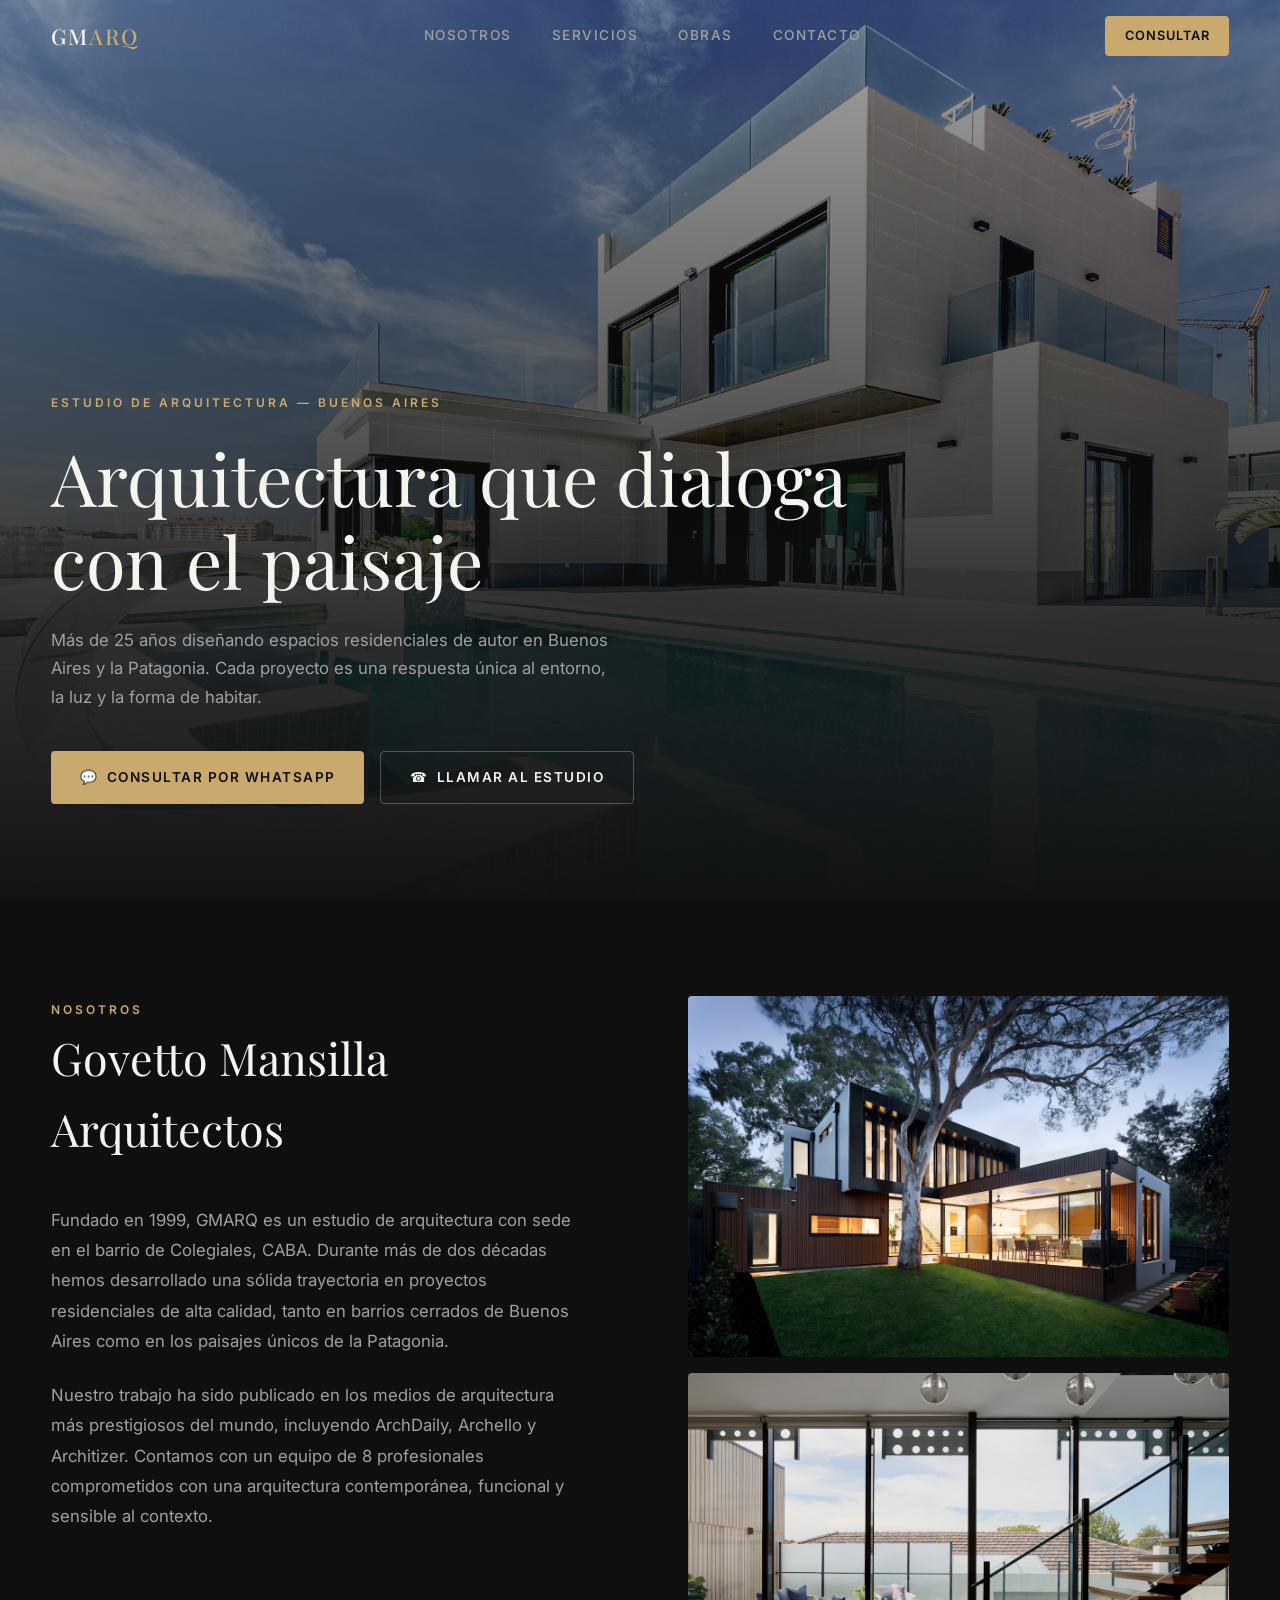
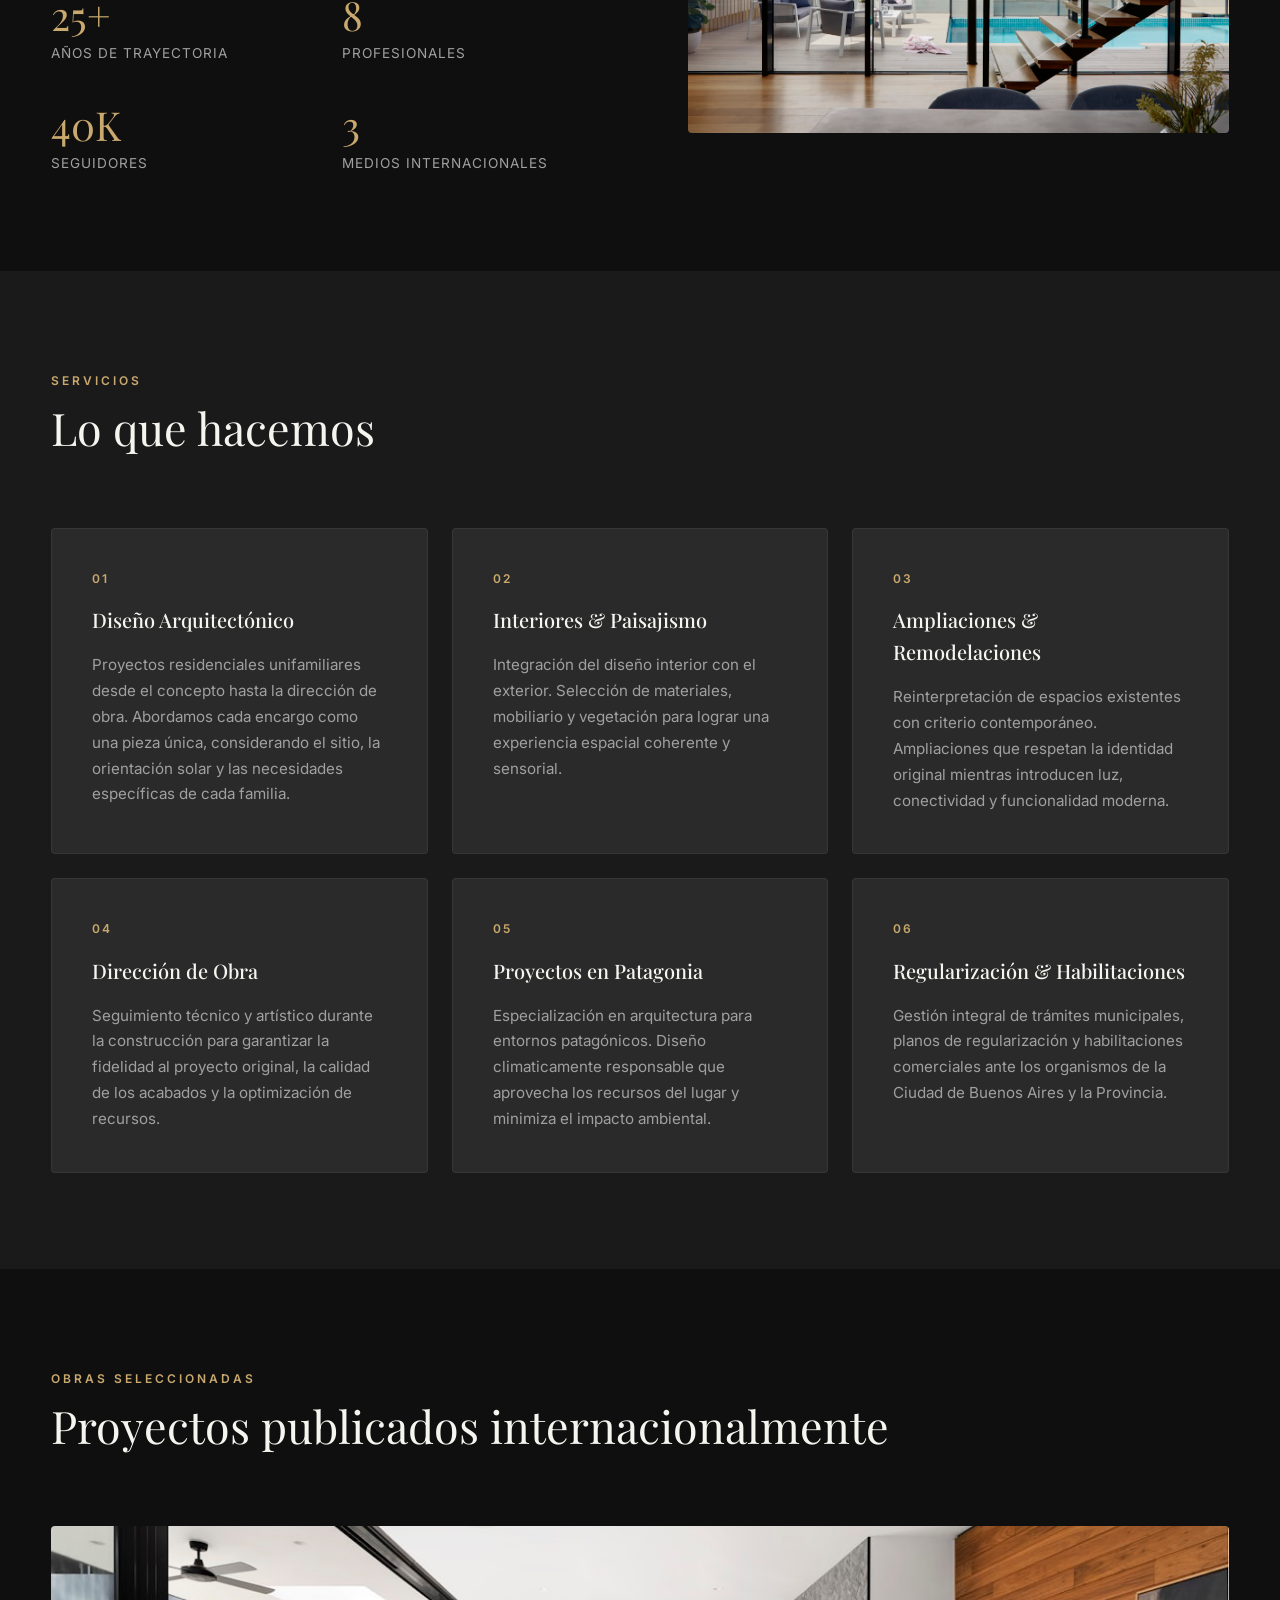
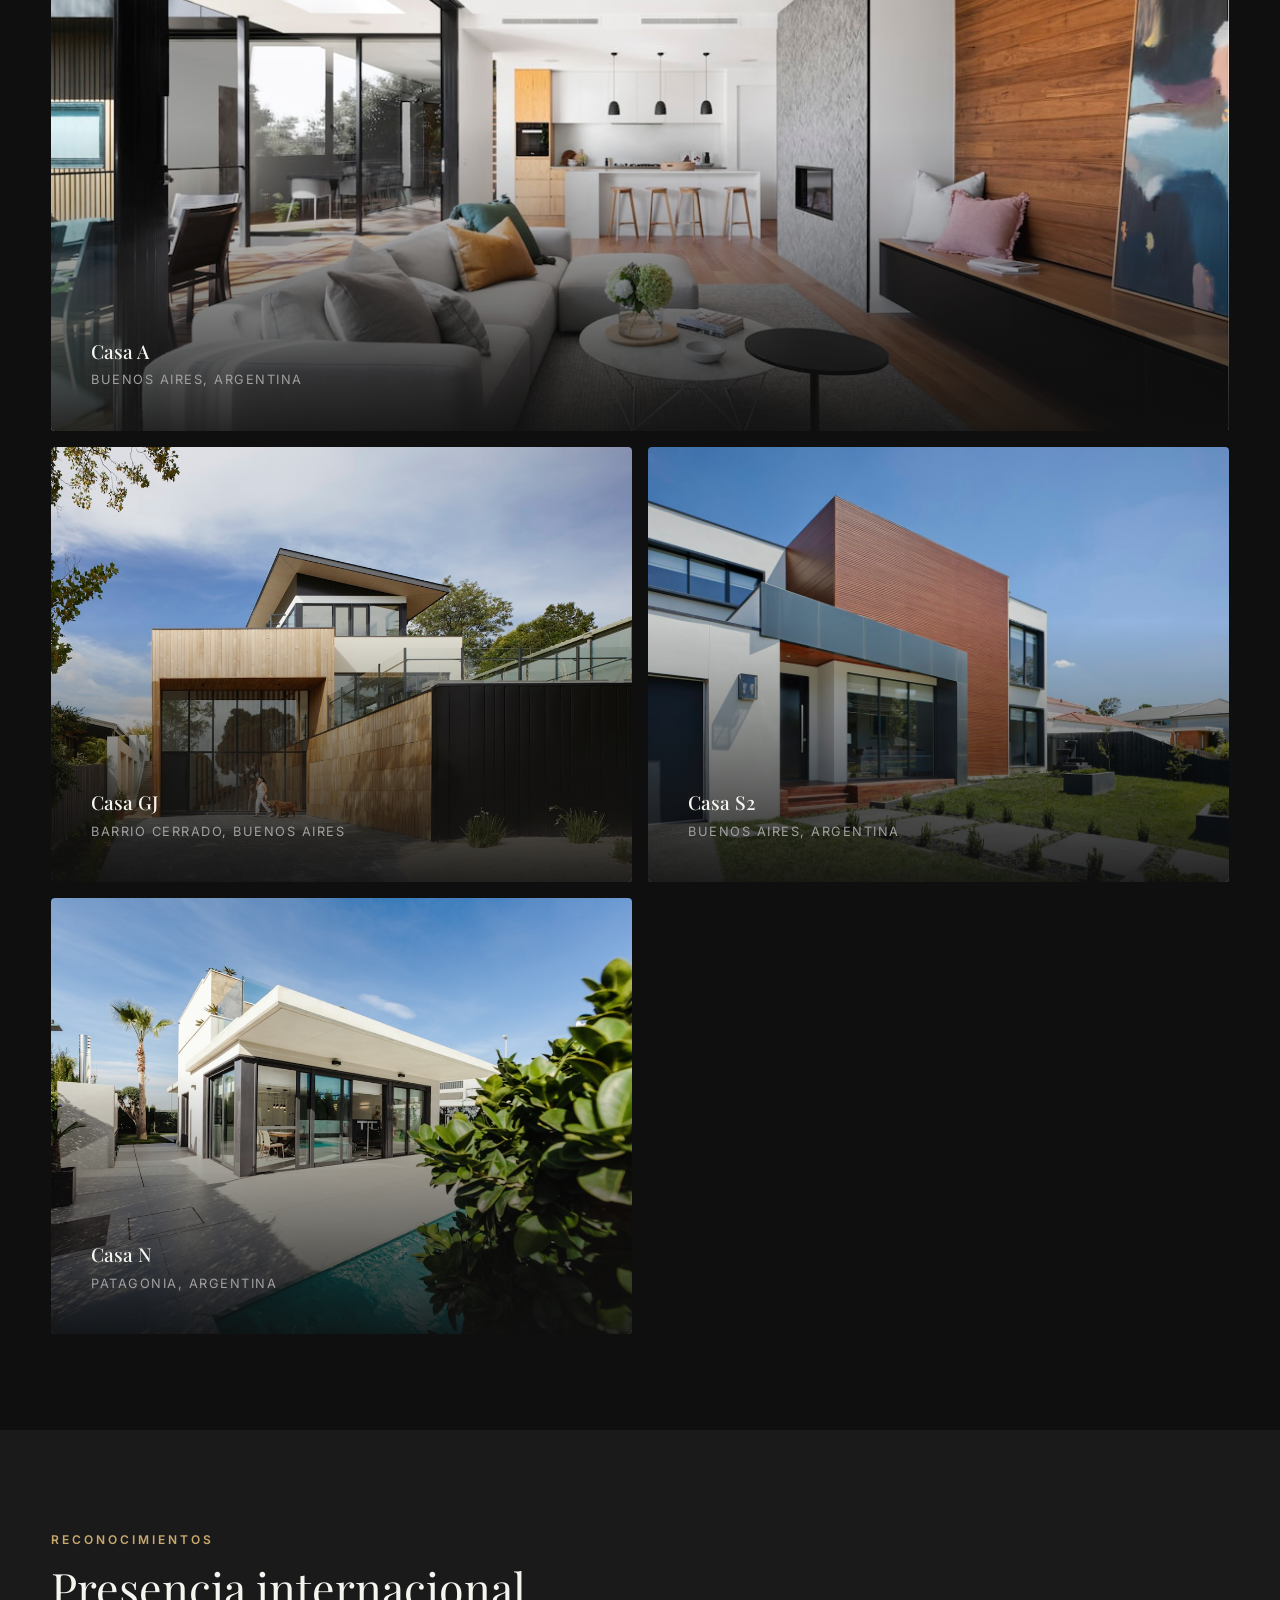
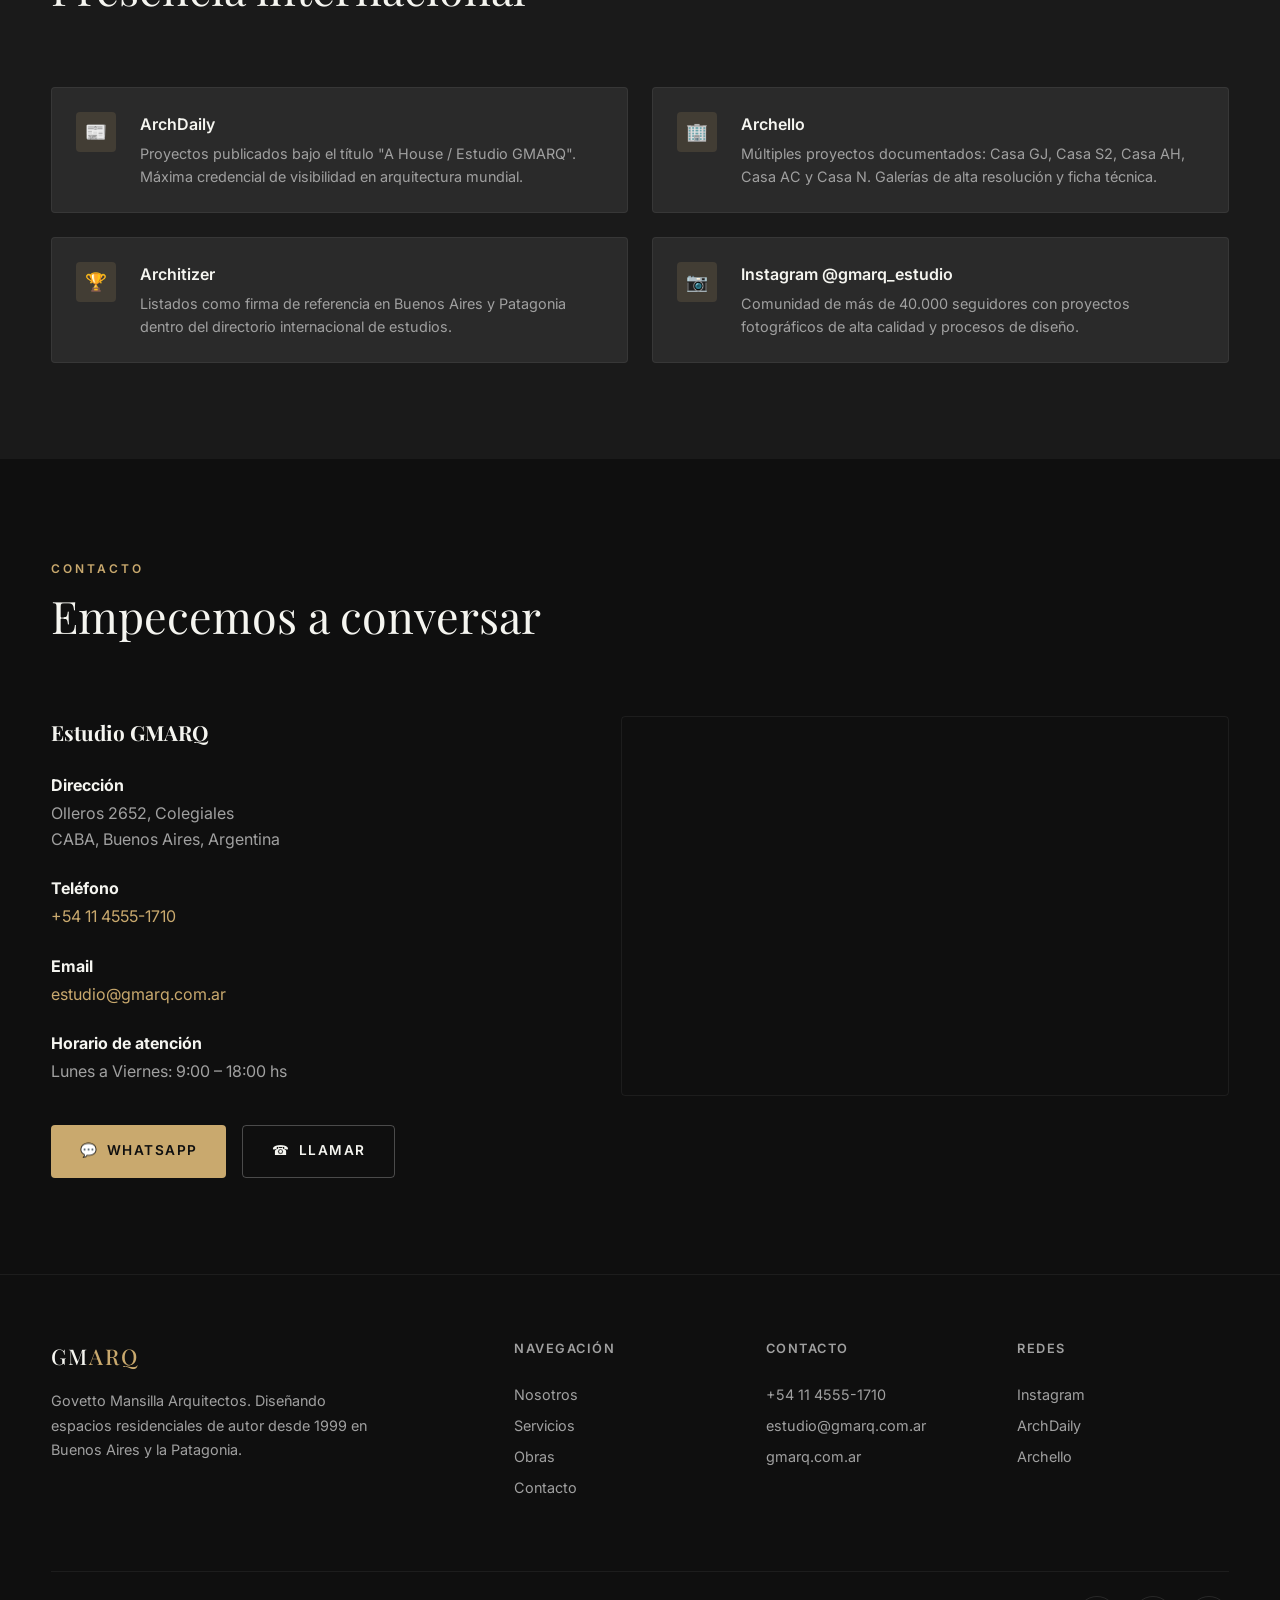
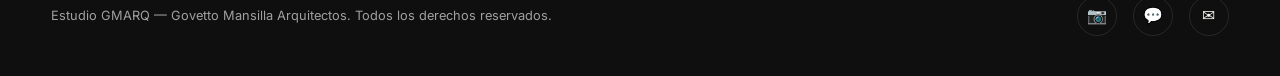
<file: sites/arquitectura/gmarq-govetto-mansilla/index.html>
<!DOCTYPE html>
<html lang="es">
<head>
<meta charset="UTF-8">
<meta name="viewport" content="width=device-width, initial-scale=1.0">
<title>GMARQ — Govetto Mansilla Arquitectos | Estudio de Arquitectura en Buenos Aires</title>
<meta name="description" content="Estudio GMARQ — 25 años diseñando arquitectura residencial de autor en Buenos Aires y Patagonia. Publicados en ArchDaily, Archello y Architizer.">
<link rel="preconnect" href="https://fonts.googleapis.com">
<link href="https://fonts.googleapis.com/css2?family=Inter:wght@300;400;500;600&family=Playfair+Display:wght@400;500;600&display=swap" rel="stylesheet">
<style>
:root {
  --color-bg: #0f0f0f;
  --color-surface: #1a1a1a;
  --color-surface-light: #2a2a2a;
  --color-text: #f5f5f0;
  --color-text-muted: #a0a0a0;
  --color-accent: #c9a96e;
  --color-accent-hover: #b89a5f;
  --font-heading: 'Playfair Display', Georgia, serif;
  --font-body: 'Inter', system-ui, sans-serif;
  --space-xs: 0.5rem;
  --space-sm: 1rem;
  --space-md: 1.5rem;
  --space-lg: 2.5rem;
  --space-xl: 4rem;
  --space-2xl: 6rem;
  --radius: 4px;
}

* { margin: 0; padding: 0; box-sizing: border-box; }

html { scroll-behavior: smooth; }

body {
  font-family: var(--font-body);
  background: var(--color-bg);
  color: var(--color-text);
  line-height: 1.6;
  -webkit-font-smoothing: antialiased;
}

img { max-width: 100%; height: auto; display: block; }

a { color: inherit; text-decoration: none; }

.container {
  width: 92%;
  max-width: 1200px;
  margin: 0 auto;
}

/* Header */
.header {
  position: fixed;
  top: 0; left: 0; right: 0;
  z-index: 1000;
  padding: var(--space-sm) 0;
  transition: background 0.3s, backdrop-filter 0.3s;
}

.header.scrolled {
  background: rgba(15,15,15,0.92);
  backdrop-filter: blur(12px);
  border-bottom: 1px solid rgba(255,255,255,0.06);
}

.header-inner {
  display: flex;
  align-items: center;
  justify-content: space-between;
}

.logo {
  font-family: var(--font-heading);
  font-size: 1.35rem;
  font-weight: 500;
  letter-spacing: 2px;
  color: var(--color-text);
}

.logo span {
  color: var(--color-accent);
}

.nav-desktop { display: none; }

.nav-desktop a {
  font-size: 0.85rem;
  font-weight: 500;
  text-transform: uppercase;
  letter-spacing: 1.5px;
  color: var(--color-text-muted);
  margin-left: var(--space-lg);
  transition: color 0.2s;
}

.nav-desktop a:hover { color: var(--color-text); }

.cta-header {
  display: none;
  background: var(--color-accent);
  color: var(--color-bg);
  font-size: 0.8rem;
  font-weight: 600;
  text-transform: uppercase;
  letter-spacing: 1px;
  padding: 0.6rem 1.2rem;
  border-radius: var(--radius);
  transition: background 0.2s;
}

.cta-header:hover { background: var(--color-accent-hover); }

/* Mobile menu */
.mobile-menu-btn {
  background: none;
  border: none;
  color: var(--color-text);
  font-size: 1.5rem;
  cursor: pointer;
  padding: 0.25rem;
}

.mobile-nav {
  position: fixed;
  inset: 0;
  background: var(--color-bg);
  z-index: 999;
  display: flex;
  flex-direction: column;
  align-items: center;
  justify-content: center;
  gap: var(--space-lg);
  transform: translateX(100%);
  transition: transform 0.3s ease;
}

.mobile-nav.open { transform: translateX(0); }

.mobile-nav a {
  font-family: var(--font-heading);
  font-size: 1.5rem;
  color: var(--color-text);
}

.mobile-nav .close-btn {
  position: absolute;
  top: var(--space-md);
  right: var(--space-md);
  background: none;
  border: none;
  color: var(--color-text);
  font-size: 2rem;
  cursor: pointer;
}

/* Hero */
.hero {
  position: relative;
  min-height: 100vh;
  display: flex;
  align-items: flex-end;
  padding-bottom: var(--space-2xl);
  overflow: hidden;
}

.hero-bg {
  position: absolute;
  inset: 0;
  background: url('assets/hero.jpg') center/cover no-repeat;
}

.hero-overlay {
  position: absolute;
  inset: 0;
  background: linear-gradient(to bottom, rgba(15,15,15,0.3) 0%, rgba(15,15,15,0.85) 70%, rgba(15,15,15,0.98) 100%);
}

.hero-content {
  position: relative;
  z-index: 2;
}

.hero-tag {
  display: inline-block;
  font-size: 0.75rem;
  font-weight: 600;
  text-transform: uppercase;
  letter-spacing: 3px;
  color: var(--color-accent);
  margin-bottom: var(--space-md);
}

.hero h1 {
  font-family: var(--font-heading);
  font-size: clamp(2.2rem, 6vw, 4.5rem);
  font-weight: 400;
  line-height: 1.15;
  margin-bottom: var(--space-md);
  max-width: 800px;
}

.hero p {
  font-size: 1.05rem;
  color: var(--color-text-muted);
  max-width: 560px;
  margin-bottom: var(--space-lg);
  line-height: 1.7;
}

.hero-ctas {
  display: flex;
  flex-wrap: wrap;
  gap: var(--space-sm);
}

.btn {
  display: inline-flex;
  align-items: center;
  justify-content: center;
  gap: 0.5rem;
  padding: 0.9rem 1.8rem;
  font-family: var(--font-body);
  font-size: 0.85rem;
  font-weight: 600;
  text-transform: uppercase;
  letter-spacing: 1.5px;
  border-radius: var(--radius);
  border: none;
  cursor: pointer;
  transition: transform 0.2s, background 0.2s;
}

.btn:active { transform: scale(0.98); }

.btn-primary {
  background: var(--color-accent);
  color: var(--color-bg);
}

.btn-primary:hover { background: var(--color-accent-hover); }

.btn-outline {
  background: transparent;
  color: var(--color-text);
  border: 1px solid rgba(255,255,255,0.25);
}

.btn-outline:hover {
  background: rgba(255,255,255,0.05);
  border-color: rgba(255,255,255,0.4);
}

/* Section commons */
.section {
  padding: var(--space-2xl) 0;
}

.section-alt {
  background: var(--color-surface);
}

.section-label {
  font-size: 0.75rem;
  font-weight: 600;
  text-transform: uppercase;
  letter-spacing: 3px;
  color: var(--color-accent);
  margin-bottom: var(--space-sm);
}

.section h2 {
  font-family: var(--font-heading);
  font-size: clamp(1.8rem, 4vw, 2.8rem);
  font-weight: 400;
  margin-bottom: var(--space-lg);
}

/* About */
.about-grid {
  display: grid;
  gap: var(--space-xl);
  align-items: start;
}

.about-text p {
  color: var(--color-text-muted);
  margin-bottom: var(--space-md);
  font-size: 1.05rem;
  line-height: 1.8;
}

.stats {
  display: grid;
  grid-template-columns: repeat(2, 1fr);
  gap: var(--space-lg);
  margin-top: var(--space-xl);
}

.stat-number {
  font-family: var(--font-heading);
  font-size: 2.5rem;
  color: var(--color-accent);
  line-height: 1;
  margin-bottom: var(--space-xs);
}

.stat-label {
  font-size: 0.85rem;
  color: var(--color-text-muted);
  text-transform: uppercase;
  letter-spacing: 1px;
}

/* Services */
.services-grid {
  display: grid;
  gap: var(--space-md);
  margin-top: var(--space-xl);
}

.service-card {
  background: var(--color-surface-light);
  border: 1px solid rgba(255,255,255,0.06);
  border-radius: var(--radius);
  padding: var(--space-lg);
  transition: transform 0.2s, border-color 0.2s;
}

.service-card:hover {
  transform: translateY(-4px);
  border-color: rgba(201,169,110,0.3);
}

.service-card h3 {
  font-family: var(--font-heading);
  font-size: 1.25rem;
  font-weight: 500;
  margin-bottom: var(--space-sm);
}

.service-card p {
  color: var(--color-text-muted);
  font-size: 0.95rem;
  line-height: 1.7;
}

.service-num {
  font-size: 0.75rem;
  font-weight: 600;
  color: var(--color-accent);
  letter-spacing: 2px;
  margin-bottom: var(--space-sm);
  display: block;
}

/* Works */
.works-grid {
  display: grid;
  gap: var(--space-sm);
  margin-top: var(--space-xl);
}

.work-card {
  position: relative;
  border-radius: var(--radius);
  overflow: hidden;
  aspect-ratio: 4/3;
}

.work-card img {
  width: 100%;
  height: 100%;
  object-fit: cover;
  transition: transform 0.6s ease;
}

.work-card:hover img { transform: scale(1.05); }

.work-overlay {
  position: absolute;
  inset: 0;
  background: linear-gradient(to top, rgba(15,15,15,0.9) 0%, transparent 60%);
  display: flex;
  flex-direction: column;
  justify-content: flex-end;
  padding: var(--space-lg);
}

.work-overlay h3 {
  font-family: var(--font-heading);
  font-size: 1.2rem;
  font-weight: 500;
  margin-bottom: 0.25rem;
}

.work-overlay span {
  font-size: 0.8rem;
  color: var(--color-text-muted);
  text-transform: uppercase;
  letter-spacing: 1.5px;
}

/* Recognition */
.press-grid {
  display: grid;
  gap: var(--space-md);
  margin-top: var(--space-xl);
}

.press-item {
  display: flex;
  align-items: flex-start;
  gap: var(--space-md);
  padding: var(--space-md);
  border: 1px solid rgba(255,255,255,0.06);
  border-radius: var(--radius);
  background: var(--color-surface-light);
}

.press-icon {
  width: 40px;
  height: 40px;
  min-width: 40px;
  background: rgba(201,169,110,0.15);
  border-radius: var(--radius);
  display: flex;
  align-items: center;
  justify-content: center;
  font-size: 1.1rem;
}

.press-item h4 {
  font-size: 1rem;
  font-weight: 600;
  margin-bottom: 0.25rem;
}

.press-item p {
  font-size: 0.9rem;
  color: var(--color-text-muted);
}

/* Contact */
.contact-grid {
  display: grid;
  gap: var(--space-xl);
  margin-top: var(--space-xl);
}

.contact-info h3 {
  font-family: var(--font-heading);
  font-size: 1.3rem;
  margin-bottom: var(--space-md);
}

.contact-item {
  display: flex;
  align-items: flex-start;
  gap: var(--space-sm);
  margin-bottom: var(--space-md);
  color: var(--color-text-muted);
}

.contact-item strong {
  color: var(--color-text);
  display: block;
  margin-bottom: 0.15rem;
}

.contact-item a {
  color: var(--color-accent);
  transition: opacity 0.2s;
}

.contact-item a:hover { opacity: 0.8; }

.contact-actions {
  display: flex;
  flex-wrap: wrap;
  gap: var(--space-sm);
  margin-top: var(--space-lg);
}

.map-wrapper {
  border-radius: var(--radius);
  overflow: hidden;
  border: 1px solid rgba(255,255,255,0.06);
  aspect-ratio: 16/10;
}

.map-wrapper iframe {
  width: 100%;
  height: 100%;
  border: none;
  filter: grayscale(1) invert(1) contrast(0.9);
}

/* Footer */
.footer {
  border-top: 1px solid rgba(255,255,255,0.06);
  padding: var(--space-xl) 0 var(--space-lg);
}

.footer-top {
  display: grid;
  gap: var(--space-lg);
  margin-bottom: var(--space-xl);
}

.footer-brand .logo {
  margin-bottom: var(--space-sm);
}

.footer-brand p {
  color: var(--color-text-muted);
  font-size: 0.9rem;
  max-width: 320px;
  line-height: 1.7;
}

.footer-links h4 {
  font-size: 0.8rem;
  font-weight: 600;
  text-transform: uppercase;
  letter-spacing: 1.5px;
  color: var(--color-text-muted);
  margin-bottom: var(--space-md);
}

.footer-links a {
  display: block;
  color: var(--color-text-muted);
  font-size: 0.9rem;
  margin-bottom: var(--space-xs);
  transition: color 0.2s;
}

.footer-links a:hover { color: var(--color-text); }

.footer-bottom {
  border-top: 1px solid rgba(255,255,255,0.06);
  padding-top: var(--space-md);
  display: flex;
  flex-direction: column;
  gap: var(--space-sm);
  align-items: center;
  text-align: center;
}

.footer-bottom p {
  font-size: 0.8rem;
  color: var(--color-text-muted);
}

.social-links {
  display: flex;
  gap: var(--space-sm);
}

.social-links a {
  width: 40px;
  height: 40px;
  border-radius: 50%;
  border: 1px solid rgba(255,255,255,0.1);
  display: flex;
  align-items: center;
  justify-content: center;
  font-size: 1rem;
  transition: background 0.2s, border-color 0.2s;
}

.social-links a:hover {
  background: var(--color-surface-light);
  border-color: var(--color-accent);
}

/* Sticky mobile bar */
.sticky-bar {
  position: fixed;
  bottom: 0;
  left: 0;
  right: 0;
  background: var(--color-bg);
  border-top: 1px solid rgba(255,255,255,0.08);
  padding: var(--space-sm);
  display: flex;
  gap: var(--space-sm);
  z-index: 1000;
}

.sticky-bar .btn { flex: 1; padding: 0.8rem; font-size: 0.8rem; }

/* Scroll top */
.scroll-top {
  position: fixed;
  bottom: 80px;
  right: var(--space-sm);
  width: 44px;
  height: 44px;
  background: var(--color-surface-light);
  border: 1px solid rgba(255,255,255,0.1);
  border-radius: 50%;
  color: var(--color-text);
  display: flex;
  align-items: center;
  justify-content: center;
  font-size: 1.2rem;
  cursor: pointer;
  opacity: 0;
  visibility: hidden;
  transition: opacity 0.3s, visibility 0.3s, background 0.2s;
  z-index: 999;
}

.scroll-top.visible {
  opacity: 1;
  visibility: visible;
}

.scroll-top:hover { background: var(--color-accent); color: var(--color-bg); }

/* Desktop */
@media (min-width: 768px) {
  .nav-desktop { display: flex; align-items: center; }
  .cta-header { display: inline-flex; }
  .mobile-menu-btn { display: none; }
  .sticky-bar { display: none; }
  .scroll-top { bottom: var(--space-lg); }

  .about-grid {
    grid-template-columns: 1fr 1fr;
    gap: var(--space-2xl);
  }

  .services-grid {
    grid-template-columns: repeat(3, 1fr);
  }

  .works-grid {
    grid-template-columns: repeat(2, 1fr);
  }

  .works-grid .work-card:first-child {
    grid-column: span 2;
    aspect-ratio: 21/9;
  }

  .press-grid {
    grid-template-columns: repeat(2, 1fr);
  }

  .contact-grid {
    grid-template-columns: 1fr 1.2fr;
    align-items: start;
  }

  .footer-top {
    grid-template-columns: 2fr 1fr 1fr 1fr;
  }

  .footer-bottom {
    flex-direction: row;
    justify-content: space-between;
  }
}
</style>
</head>
<body>

<header class="header" id="header">
  <div class="container header-inner">
    <a href="#" class="logo">GM<span>ARQ</span></a>
    <nav class="nav-desktop">
      <a href="#nosotros">Nosotros</a>
      <a href="#servicios">Servicios</a>
      <a href="#obras">Obras</a>
      <a href="#contacto">Contacto</a>
    </nav>
    <a href="https://wa.me/5491145551710" class="cta-header" target="_blank" rel="noopener">Consultar</a>
    <button class="mobile-menu-btn" onclick="toggleMenu()" aria-label="Abrir menú">&#9776;</button>
  </div>
</header>

<nav class="mobile-nav" id="mobileNav">
  <button class="close-btn" onclick="toggleMenu()" aria-label="Cerrar menú">&times;</button>
  <a href="#nosotros" onclick="toggleMenu()">Nosotros</a>
  <a href="#servicios" onclick="toggleMenu()">Servicios</a>
  <a href="#obras" onclick="toggleMenu()">Obras</a>
  <a href="#contacto" onclick="toggleMenu()">Contacto</a>
</nav>

<section class="hero">
  <div class="hero-bg"></div>
  <div class="hero-overlay"></div>
  <div class="container hero-content">
    <span class="hero-tag">Estudio de Arquitectura — Buenos Aires</span>
    <h1>Arquitectura que dialoga con el paisaje</h1>
    <p>Más de 25 años diseñando espacios residenciales de autor en Buenos Aires y la Patagonia. Cada proyecto es una respuesta única al entorno, la luz y la forma de habitar.</p>
    <div class="hero-ctas">
      <a href="https://wa.me/5491145551710" class="btn btn-primary" target="_blank" rel="noopener">
        <span>&#x1F4AC;</span> Consultar por WhatsApp
      </a>
      <a href="tel:+541145551710" class="btn btn-outline">
        <span>&#x260E;</span> Llamar al estudio
      </a>
    </div>
  </div>
</section>

<section class="section" id="nosotros">
  <div class="container">
    <div class="about-grid">
      <div>
        <span class="section-label">Nosotros</span>
        <h2>Govetto Mansilla Arquitectos</h2>
        <div class="about-text">
          <p>Fundado en 1999, GMARQ es un estudio de arquitectura con sede en el barrio de Colegiales, CABA. Durante más de dos décadas hemos desarrollado una sólida trayectoria en proyectos residenciales de alta calidad, tanto en barrios cerrados de Buenos Aires como en los paisajes únicos de la Patagonia.</p>
          <p>Nuestro trabajo ha sido publicado en los medios de arquitectura más prestigiosos del mundo, incluyendo ArchDaily, Archello y Architizer. Contamos con un equipo de 8 profesionales comprometidos con una arquitectura contemporánea, funcional y sensible al contexto.</p>
        </div>
        <div class="stats">
          <div>
            <div class="stat-number">25+</div>
            <div class="stat-label">Años de trayectoria</div>
          </div>
          <div>
            <div class="stat-number">8</div>
            <div class="stat-label">Profesionales</div>
          </div>
          <div>
            <div class="stat-number">40K</div>
            <div class="stat-label">Seguidores</div>
          </div>
          <div>
            <div class="stat-number">3</div>
            <div class="stat-label">Medios internacionales</div>
          </div>
        </div>
      </div>
      <div style="display:flex;flex-direction:column;gap:1rem;">
        <img src="assets/project2.jpg" alt="Interior de vivienda de autor diseñada por GMARQ" loading="lazy" style="border-radius:4px;">
        <img src="assets/project5.jpg" alt="Fachada moderna de residencia en Buenos Aires" loading="lazy" style="border-radius:4px;">
      </div>
    </div>
  </div>
</section>

<section class="section section-alt" id="servicios">
  <div class="container">
    <span class="section-label">Servicios</span>
    <h2>Lo que hacemos</h2>
    <div class="services-grid">
      <div class="service-card">
        <span class="service-num">01</span>
        <h3>Diseño Arquitectónico</h3>
        <p>Proyectos residenciales unifamiliares desde el concepto hasta la dirección de obra. Abordamos cada encargo como una pieza única, considerando el sitio, la orientación solar y las necesidades específicas de cada familia.</p>
      </div>
      <div class="service-card">
        <span class="service-num">02</span>
        <h3>Interiores &amp; Paisajismo</h3>
        <p>Integración del diseño interior con el exterior. Selección de materiales, mobiliario y vegetación para lograr una experiencia espacial coherente y sensorial.</p>
      </div>
      <div class="service-card">
        <span class="service-num">03</span>
        <h3>Ampliaciones &amp; Remodelaciones</h3>
        <p>Reinterpretación de espacios existentes con criterio contemporáneo. Ampliaciones que respetan la identidad original mientras introducen luz, conectividad y funcionalidad moderna.</p>
      </div>
      <div class="service-card">
        <span class="service-num">04</span>
        <h3>Dirección de Obra</h3>
        <p>Seguimiento técnico y artístico durante la construcción para garantizar la fidelidad al proyecto original, la calidad de los acabados y la optimización de recursos.</p>
      </div>
      <div class="service-card">
        <span class="service-num">05</span>
        <h3>Proyectos en Patagonia</h3>
        <p>Especialización en arquitectura para entornos patagónicos. Diseño climaticamente responsable que aprovecha los recursos del lugar y minimiza el impacto ambiental.</p>
      </div>
      <div class="service-card">
        <span class="service-num">06</span>
        <h3>Regularización &amp; Habilitaciones</h3>
        <p>Gestión integral de trámites municipales, planos de regularización y habilitaciones comerciales ante los organismos de la Ciudad de Buenos Aires y la Provincia.</p>
      </div>
    </div>
  </div>
</section>

<section class="section" id="obras">
  <div class="container">
    <span class="section-label">Obras seleccionadas</span>
    <h2>Proyectos publicados internacionalmente</h2>
    <div class="works-grid">
      <div class="work-card">
        <img src="assets/project1.jpg" alt="Casa A — Proyecto residencial en Buenos Aires" loading="lazy">
        <div class="work-overlay">
          <h3>Casa A</h3>
          <span>Buenos Aires, Argentina</span>
        </div>
      </div>
      <div class="work-card">
        <img src="assets/project3.jpg" alt="Casa GJ — Residencia en barrio cerrado" loading="lazy">
        <div class="work-overlay">
          <h3>Casa GJ</h3>
          <span>Barrio cerrado, Buenos Aires</span>
        </div>
      </div>
      <div class="work-card">
        <img src="assets/project4.jpg" alt="Casa S2 — Vivienda unifamiliar moderna" loading="lazy">
        <div class="work-overlay">
          <h3>Casa S2</h3>
          <span>Buenos Aires, Argentina</span>
        </div>
      </div>
      <div class="work-card">
        <img src="assets/project6.jpg" alt="Casa N — Proyecto en entorno natural" loading="lazy">
        <div class="work-overlay">
          <h3>Casa N</h3>
          <span>Patagonia, Argentina</span>
        </div>
      </div>
    </div>
  </div>
</section>

<section class="section section-alt" id="reconocimientos">
  <div class="container">
    <span class="section-label">Reconocimientos</span>
    <h2>Presencia internacional</h2>
    <div class="press-grid">
      <div class="press-item">
        <div class="press-icon">&#128240;</div>
        <div>
          <h4>ArchDaily</h4>
          <p>Proyectos publicados bajo el título "A House / Estudio GMARQ". Máxima credencial de visibilidad en arquitectura mundial.</p>
        </div>
      </div>
      <div class="press-item">
        <div class="press-icon">&#127970;</div>
        <div>
          <h4>Archello</h4>
          <p>Múltiples proyectos documentados: Casa GJ, Casa S2, Casa AH, Casa AC y Casa N. Galerías de alta resolución y ficha técnica.</p>
        </div>
      </div>
      <div class="press-item">
        <div class="press-icon">&#127942;</div>
        <div>
          <h4>Architizer</h4>
          <p>Listados como firma de referencia en Buenos Aires y Patagonia dentro del directorio internacional de estudios.</p>
        </div>
      </div>
      <div class="press-item">
        <div class="press-icon">&#128247;</div>
        <div>
          <h4>Instagram @gmarq_estudio</h4>
          <p>Comunidad de más de 40.000 seguidores con proyectos fotográficos de alta calidad y procesos de diseño.</p>
        </div>
      </div>
    </div>
  </div>
</section>

<section class="section" id="contacto">
  <div class="container">
    <span class="section-label">Contacto</span>
    <h2>Empecemos a conversar</h2>
    <div class="contact-grid">
      <div class="contact-info">
        <h3>Estudio GMARQ</h3>
        <div class="contact-item">
          <div>
            <strong>Dirección</strong>
            Olleros 2652, Colegiales<br>CABA, Buenos Aires, Argentina
          </div>
        </div>
        <div class="contact-item">
          <div>
            <strong>Teléfono</strong>
            <a href="tel:+541145551710">+54 11 4555-1710</a>
          </div>
        </div>
        <div class="contact-item">
          <div>
            <strong>Email</strong>
            <a href="mailto:estudio@gmarq.com.ar">estudio@gmarq.com.ar</a>
          </div>
        </div>
        <div class="contact-item">
          <div>
            <strong>Horario de atención</strong>
            Lunes a Viernes: 9:00 – 18:00 hs
          </div>
        </div>
        <div class="contact-actions">
          <a href="https://wa.me/5491145551710" class="btn btn-primary" target="_blank" rel="noopener">
            <span>&#x1F4AC;</span> WhatsApp
          </a>
          <a href="tel:+541145551710" class="btn btn-outline">
            <span>&#x260E;</span> Llamar
          </a>
        </div>
      </div>
      <div class="map-wrapper">
        <iframe
          src="https://www.google.com/maps/embed?pb=!1m18!1m12!1m3!1d3285.536739023935!2d-58.45162368477092!3d-34.57042898046782!2m3!1f0!2f0!3f0!3m2!1i1024!2i768!4f13.1!3m3!1m2!1s0x95bcb5c5e0f8c7e1%3A0x9e8f5e5e5e5e5e5e!2sOlleros%202652%2C%20C1426%20CDAB%2C%20Buenos%20Aires%2C%20Argentina!5e0!3m2!1ses!2sus!4v1600000000000!5m2!1ses!2sus"
          allowfullscreen
          loading="lazy"
          referrerpolicy="no-referrer-when-downgrade"
          title="Ubicación del estudio GMARQ en Colegiales, CABA"
        ></iframe>
      </div>
    </div>
  </div>
</section>

<footer class="footer">
  <div class="container">
    <div class="footer-top">
      <div class="footer-brand">
        <div class="logo">GM<span>ARQ</span></div>
        <p>Govetto Mansilla Arquitectos. Diseñando espacios residenciales de autor desde 1999 en Buenos Aires y la Patagonia.</p>
      </div>
      <div class="footer-links">
        <h4>Navegación</h4>
        <a href="#nosotros">Nosotros</a>
        <a href="#servicios">Servicios</a>
        <a href="#obras">Obras</a>
        <a href="#contacto">Contacto</a>
      </div>
      <div class="footer-links">
        <h4>Contacto</h4>
        <a href="tel:+541145551710">+54 11 4555-1710</a>
        <a href="mailto:estudio@gmarq.com.ar">estudio@gmarq.com.ar</a>
        <a href="https://gmarq.com.ar" target="_blank" rel="noopener">gmarq.com.ar</a>
      </div>
      <div class="footer-links">
        <h4>Redes</h4>
        <a href="https://instagram.com/gmarq_estudio" target="_blank" rel="noopener">Instagram</a>
        <a href="https://www.archdaily.com/office/estudio-gmarq" target="_blank" rel="noopener">ArchDaily</a>
        <a href="https://archello.com/brand/estudio-gmarq-govetto-mansilla-arquitectos" target="_blank" rel="noopener">Archello</a>
      </div>
    </div>
    <div class="footer-bottom">
      <p> Estudio GMARQ — Govetto Mansilla Arquitectos. Todos los derechos reservados.</p>
      <div class="social-links">
        <a href="https://instagram.com/gmarq_estudio" target="_blank" rel="noopener" aria-label="Instagram">&#128247;</a>
        <a href="https://wa.me/5491145551710" target="_blank" rel="noopener" aria-label="WhatsApp">&#x1F4AC;</a>
        <a href="mailto:estudio@gmarq.com.ar" aria-label="Email">&#x2709;</a>
      </div>
    </div>
  </div>
</footer>

<div class="sticky-bar">
  <a href="https://wa.me/5491145551710" class="btn btn-primary" target="_blank" rel="noopener">
    <span>&#x1F4AC;</span> WhatsApp
  </a>
  <a href="tel:+541145551710" class="btn btn-outline">
    <span>&#x260E;</span> Llamar
  </a>
</div>

<button class="scroll-top" id="scrollTop" onclick="window.scrollTo({top:0,behavior:'smooth'})" aria-label="Volver arriba">&#8593;</button>

<script>
function toggleMenu() {
  document.getElementById('mobileNav').classList.toggle('open');
}

const header = document.getElementById('header');
const scrollTop = document.getElementById('scrollTop');

window.addEventListener('scroll', () => {
  if (window.scrollY > 60) {
    header.classList.add('scrolled');
  } else {
    header.classList.remove('scrolled');
  }
  if (window.scrollY > 600) {
    scrollTop.classList.add('visible');
  } else {
    scrollTop.classList.remove('visible');
  }
});
</script>

</body>
</html>
</file>
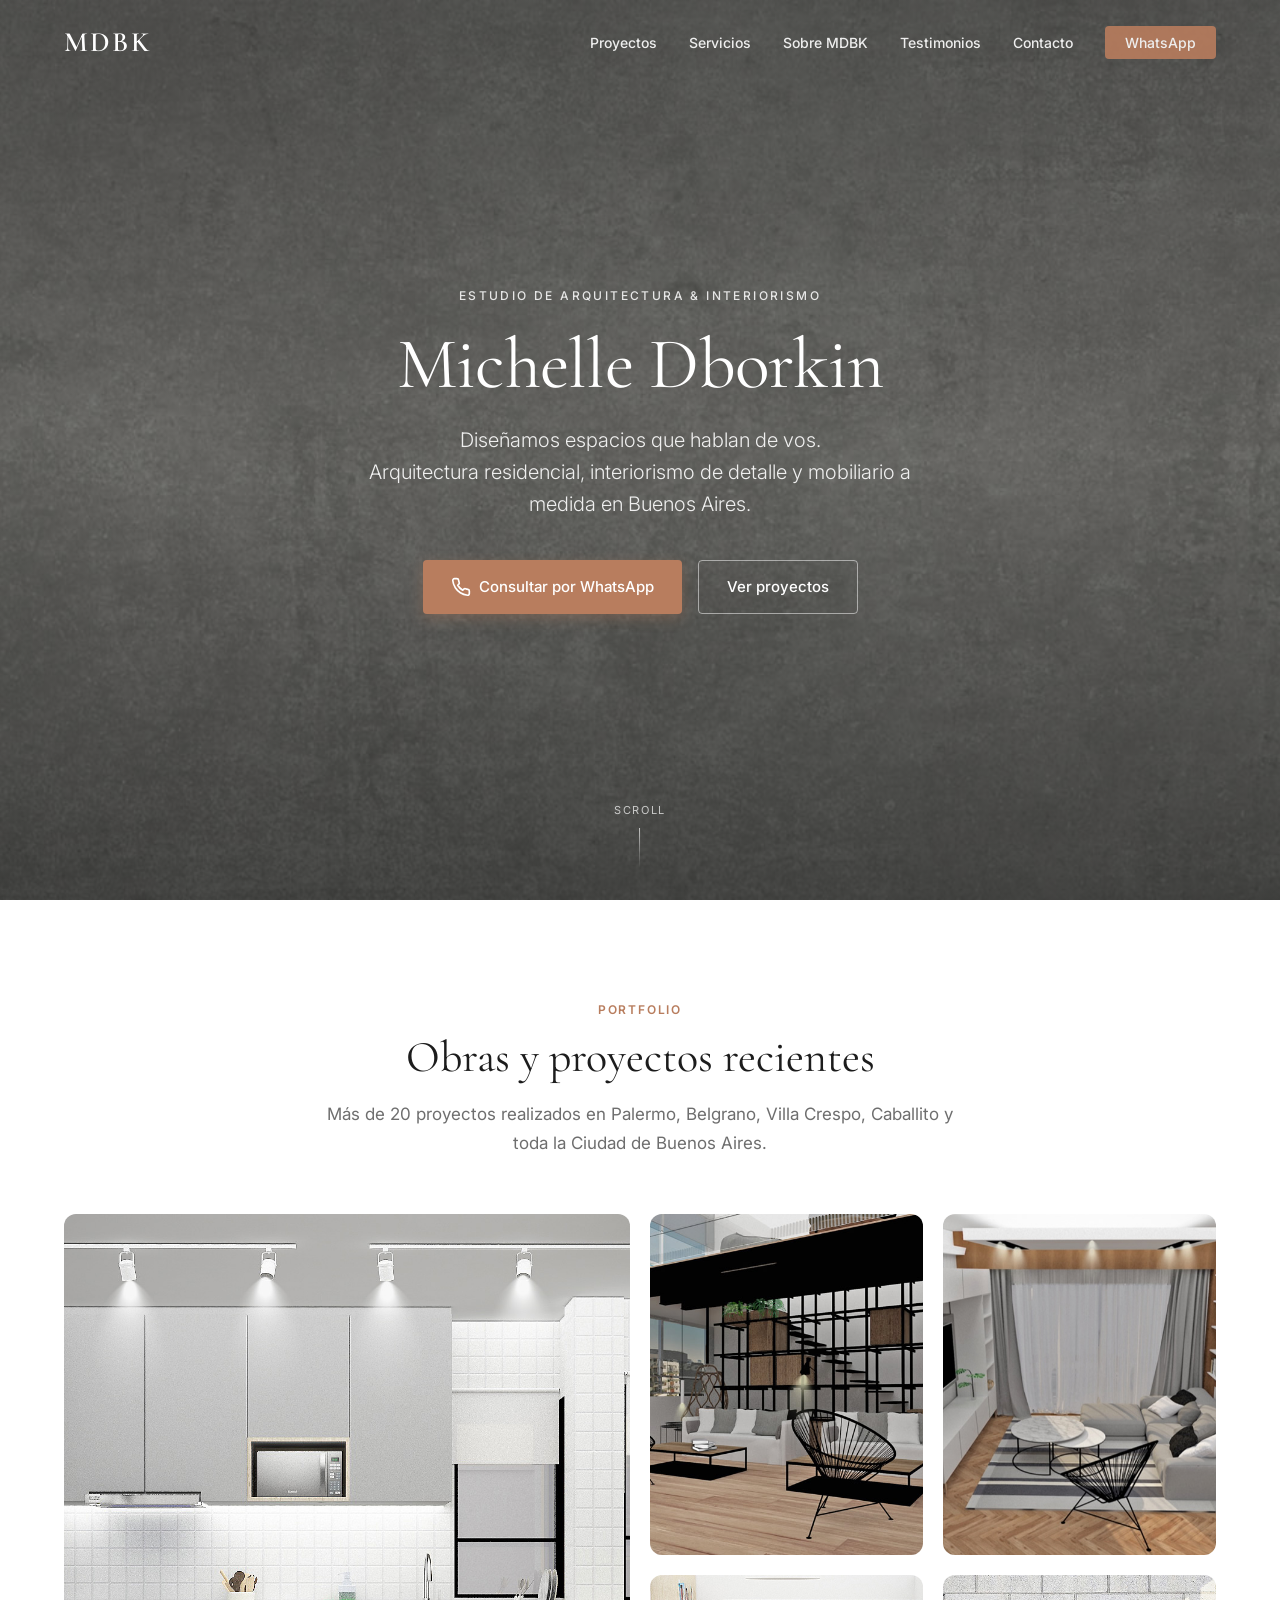
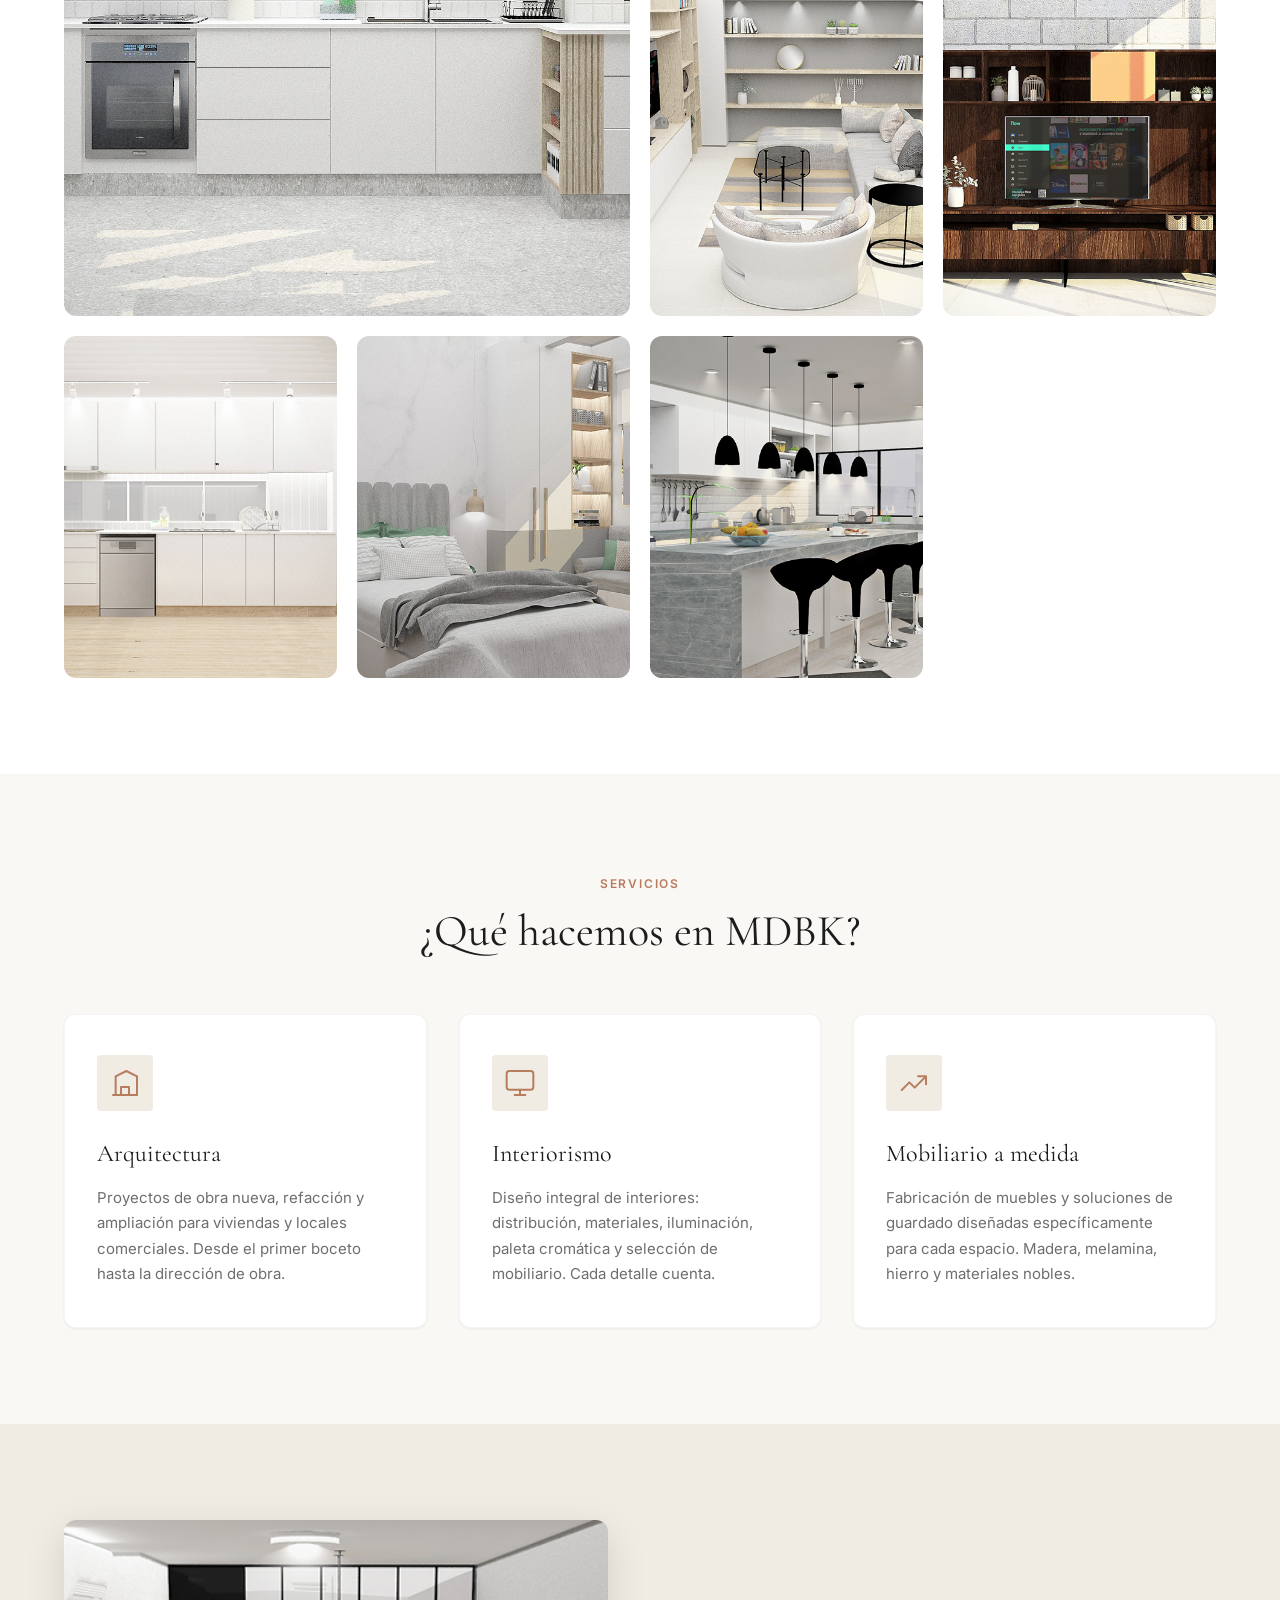
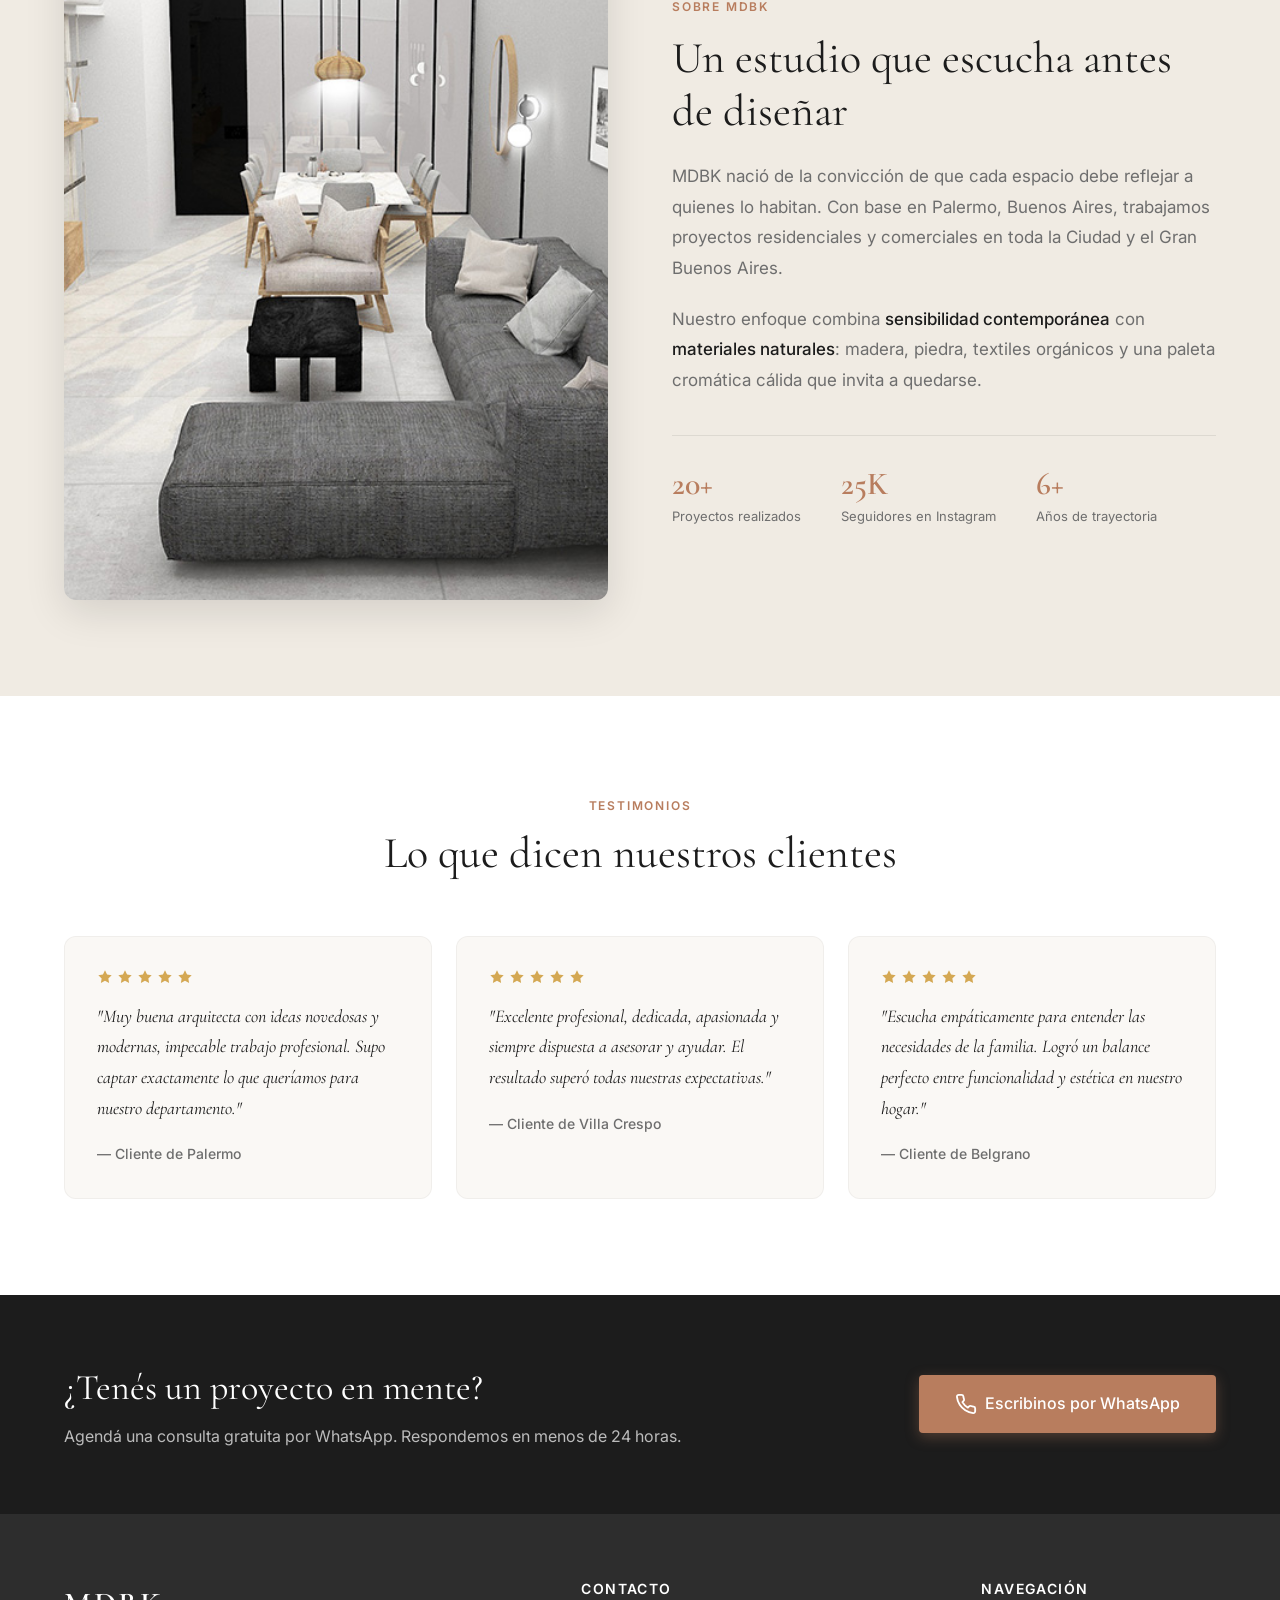
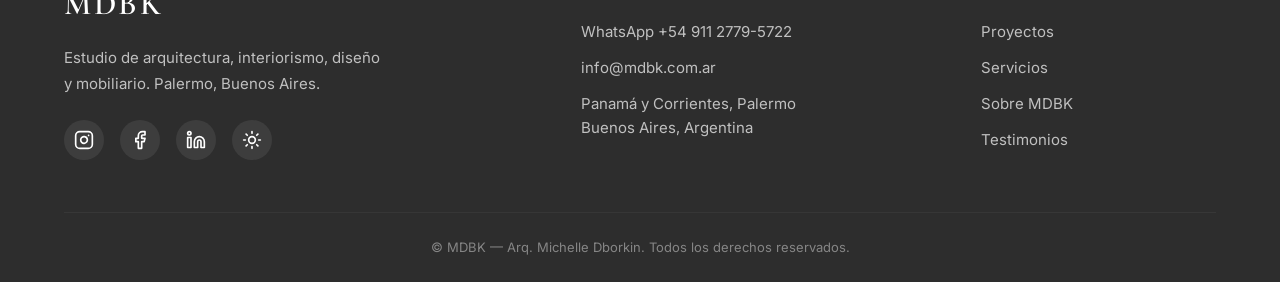
<file: sites/arquitectura/mdbk-michelle-dborkin/index.html>
<!DOCTYPE html>
<html lang="es">
<head>
    <meta charset="UTF-8">
    <meta name="viewport" content="width=device-width, initial-scale=1.0">
    <title>MDBK — Arq. Michelle Dborkin | Arquitectura & Interiorismo en Buenos Aires</title>
    <meta name="description" content="Estudio de arquitectura, interiorismo y mobiliario a medida en Palermo, Buenos Aires. Proyectos residenciales y comerciales con diseño contemporáneo y materiales naturales.">
    <link rel="preconnect" href="https://fonts.googleapis.com">
    <link rel="preconnect" href="https://fonts.gstatic.com" crossorigin>
    <link href="https://fonts.googleapis.com/css2?family=Cormorant+Garamond:ital,wght@0,400;0,600;1,400&family=Inter:wght@300;400;500;600&display=swap" rel="stylesheet">
    <link rel="stylesheet" href="styles.css">
</head>
<body>
    <!-- Navigation -->
    <nav class="navbar" id="navbar">
        <div class="container nav-container">
            <a href="#" class="logo">MDBK</a>
            <button class="nav-toggle" aria-label="Abrir menú" aria-expanded="false">
                <span></span>
                <span></span>
                <span></span>
            </button>
            <ul class="nav-menu">
                <li><a href="#proyectos">Proyectos</a></li>
                <li><a href="#servicios">Servicios</a></li>
                <li><a href="#sobre">Sobre MDBK</a></li>
                <li><a href="#testimonios">Testimonios</a></li>
                <li><a href="#contacto">Contacto</a></li>
                <li><a href="https://wa.me/5491127795722" class="nav-cta" target="_blank">WhatsApp</a></li>
            </ul>
        </div>
    </nav>

    <!-- Hero -->
    <header class="hero">
        <div class="hero-image">
            <img src="assets/hero.jpg" alt="Interiorismo contemporáneo por Michelle Dborkin" loading="eager">
            <div class="hero-overlay"></div>
        </div>
        <div class="hero-content">
            <p class="hero-label">Estudio de Arquitectura & Interiorismo</p>
            <h1 class="hero-title">Michelle Dborkin</h1>
            <p class="hero-subtitle">Diseñamos espacios que hablan de vos.<br>Arquitectura residencial, interiorismo de detalle y mobiliario a medida en Buenos Aires.</p>
            <div class="hero-actions">
                <a href="https://wa.me/5491127795722" class="btn btn-primary" target="_blank">
                    <svg xmlns="http://www.w3.org/2000/svg" width="20" height="20" viewBox="0 0 24 24" fill="none" stroke="currentColor" stroke-width="2" stroke-linecap="round" stroke-linejoin="round"><path d="M22 16.92v3a2 2 0 0 1-2.18 2 19.79 19.79 0 0 1-8.63-3.07 19.5 19.5 0 0 1-6-6 19.79 19.79 0 0 1-3.07-8.67A2 2 0 0 1 4.11 2h3a2 2 0 0 1 2 1.72 12.56 12.56 0 0 0 .7 2.81 2 2 0 0 1-.45 2.11L8.09 9.91a16 16 0 0 0 6 6l1.27-1.27a2 2 0 0 1 2.11-.45 12.56 12.56 0 0 0 2.81.7A2 2 0 0 1 22 16.92z"></path></svg>
                    Consultar por WhatsApp
                </a>
                <a href="#proyectos" class="btn btn-secondary">Ver proyectos</a>
            </div>
        </div>
        <div class="hero-scroll">
            <span>Scroll</span>
            <div class="scroll-line"></div>
        </div>
    </header>

    <!-- Projects -->
    <section class="section projects" id="proyectos">
        <div class="container">
            <div class="section-header">
                <span class="section-tag">Portfolio</span>
                <h2 class="section-title">Obras y proyectos recientes</h2>
                <p class="section-desc">Más de 20 proyectos realizados en Palermo, Belgrano, Villa Crespo, Caballito y toda la Ciudad de Buenos Aires.</p>
            </div>
            <div class="projects-grid">
                <div class="project-card featured">
                    <img src="assets/proyecto5.jpg" alt="Proyecto Vera II — Villa Crespo" loading="lazy">
                    <div class="project-info">
                        <h3>Vera II</h3>
                        <p>Villa Crespo, BsAs — En proceso</p>
                    </div>
                </div>
                <div class="project-card">
                    <img src="assets/proyecto1.jpg" alt="Proyecto Or Sinai — Palermo" loading="lazy">
                    <div class="project-info">
                        <h3>Or Sinai</h3>
                        <p>Palermo, BsAs</p>
                    </div>
                </div>
                <div class="project-card">
                    <img src="assets/proyecto2.jpg" alt="Proyecto Corrientes — Villa Crespo" loading="lazy">
                    <div class="project-info">
                        <h3>Corrientes</h3>
                        <p>Villa Crespo, BsAs</p>
                    </div>
                </div>
                <div class="project-card">
                    <img src="assets/proyecto3.jpg" alt="Proyecto Diaz Velez III — Almagro" loading="lazy">
                    <div class="project-info">
                        <h3>Díaz Vélez III</h3>
                        <p>Almagro, BsAs — En proceso</p>
                    </div>
                </div>
                <div class="project-card">
                    <img src="assets/proyecto4.jpg" alt="Proyecto Jovellanos — Barracas" loading="lazy">
                    <div class="project-info">
                        <h3>Jovellanos</h3>
                        <p>Barracas, BsAs — En proceso</p>
                    </div>
                </div>
                <div class="project-card">
                    <img src="assets/proyecto6.jpg" alt="Proyecto Araoz II — Palermo" loading="lazy">
                    <div class="project-info">
                        <h3>Araoz II</h3>
                        <p>Palermo, BsAs — En proceso</p>
                    </div>
                </div>
                <div class="project-card">
                    <img src="assets/proyecto8.jpg" alt="Proyecto Honduras — Palermo" loading="lazy">
                    <div class="project-info">
                        <h3>Honduras</h3>
                        <p>Palermo, BsAs — En proceso</p>
                    </div>
                </div>
                <div class="project-card">
                    <img src="assets/proyecto9.jpg" alt="Proyecto Pedro I. Rivera — Villa Urquiza" loading="lazy">
                    <div class="project-info">
                        <h3>Pedro I. Rivera</h3>
                        <p>Villa Urquiza, BsAs</p>
                    </div>
                </div>
            </div>
        </div>
    </section>

    <!-- Services -->
    <section class="section services" id="servicios">
        <div class="container">
            <div class="section-header">
                <span class="section-tag">Servicios</span>
                <h2 class="section-title">¿Qué hacemos en MDBK?</h2>
            </div>
            <div class="services-grid">
                <div class="service-card">
                    <div class="service-icon">
                        <svg xmlns="http://www.w3.org/2000/svg" width="32" height="32" viewBox="0 0 24 24" fill="none" stroke="currentColor" stroke-width="1.5" stroke-linecap="round" stroke-linejoin="round"><path d="M3 21h18"></path><path d="M5 21V7l8-4 8 4v14"></path><path d="M9 21v-6h6v6"></path></svg>
                    </div>
                    <h3>Arquitectura</h3>
                    <p>Proyectos de obra nueva, refacción y ampliación para viviendas y locales comerciales. Desde el primer boceto hasta la dirección de obra.</p>
                </div>
                <div class="service-card">
                    <div class="service-icon">
                        <svg xmlns="http://www.w3.org/2000/svg" width="32" height="32" viewBox="0 0 24 24" fill="none" stroke="currentColor" stroke-width="1.5" stroke-linecap="round" stroke-linejoin="round"><rect x="2" y="3" width="20" height="14" rx="2" ry="2"></rect><line x1="8" y1="21" x2="16" y2="21"></line><line x1="12" y1="17" x2="12" y2="21"></line></svg>
                    </div>
                    <h3>Interiorismo</h3>
                    <p>Diseño integral de interiores: distribución, materiales, iluminación, paleta cromática y selección de mobiliario. Cada detalle cuenta.</p>
                </div>
                <div class="service-card">
                    <div class="service-icon">
                        <svg xmlns="http://www.w3.org/2000/svg" width="32" height="32" viewBox="0 0 24 24" fill="none" stroke="currentColor" stroke-width="1.5" stroke-linecap="round" stroke-linejoin="round"><path d="M20.2 7.8l-7.7 7.7-4-4-5.7 5.7"></path><path d="M15 7h6v6"></path></svg>
                    </div>
                    <h3>Mobiliario a medida</h3>
                    <p>Fabricación de muebles y soluciones de guardado diseñadas específicamente para cada espacio. Madera, melamina, hierro y materiales nobles.</p>
                </div>
            </div>
        </div>
    </section>

    <!-- About -->
    <section class="section about" id="sobre">
        <div class="container about-container">
            <div class="about-image">
                <img src="assets/proyecto7.jpg" alt="Diseño de interior con materiales naturales" loading="lazy">
            </div>
            <div class="about-content">
                <span class="section-tag">Sobre MDBK</span>
                <h2 class="section-title">Un estudio que escucha antes de diseñar</h2>
                <p>MDBK nació de la convicción de que cada espacio debe reflejar a quienes lo habitan. Con base en Palermo, Buenos Aires, trabajamos proyectos residenciales y comerciales en toda la Ciudad y el Gran Buenos Aires.</p>
                <p>Nuestro enfoque combina <strong>sensibilidad contemporánea</strong> con <strong>materiales naturales</strong>: madera, piedra, textiles orgánicos y una paleta cromática cálida que invita a quedarse.</p>
                <div class="about-stats">
                    <div class="stat">
                        <span class="stat-number">20+</span>
                        <span class="stat-label">Proyectos realizados</span>
                    </div>
                    <div class="stat">
                        <span class="stat-number">25K</span>
                        <span class="stat-label">Seguidores en Instagram</span>
                    </div>
                    <div class="stat">
                        <span class="stat-number">6+</span>
                        <span class="stat-label">Años de trayectoria</span>
                    </div>
                </div>
            </div>
        </div>
    </section>

    <!-- Testimonials -->
    <section class="section testimonials" id="testimonios">
        <div class="container">
            <div class="section-header">
                <span class="section-tag">Testimonios</span>
                <h2 class="section-title">Lo que dicen nuestros clientes</h2>
            </div>
            <div class="testimonials-grid">
                <div class="testimonial-card">
                    <div class="testimonial-stars">
                        <svg xmlns="http://www.w3.org/2000/svg" width="16" height="16" viewBox="0 0 24 24" fill="currentColor" stroke="none"><polygon points="12 2 15.09 8.26 22 9.27 17 14.14 18.18 21.02 12 17.77 5.82 21.02 7 14.14 2 9.27 8.91 8.26 12 2"></polygon></svg>
                        <svg xmlns="http://www.w3.org/2000/svg" width="16" height="16" viewBox="0 0 24 24" fill="currentColor" stroke="none"><polygon points="12 2 15.09 8.26 22 9.27 17 14.14 18.18 21.02 12 17.77 5.82 21.02 7 14.14 2 9.27 8.91 8.26 12 2"></polygon></svg>
                        <svg xmlns="http://www.w3.org/2000/svg" width="16" height="16" viewBox="0 0 24 24" fill="currentColor" stroke="none"><polygon points="12 2 15.09 8.26 22 9.27 17 14.14 18.18 21.02 12 17.77 5.82 21.02 7 14.14 2 9.27 8.91 8.26 12 2"></polygon></svg>
                        <svg xmlns="http://www.w3.org/2000/svg" width="16" height="16" viewBox="0 0 24 24" fill="currentColor" stroke="none"><polygon points="12 2 15.09 8.26 22 9.27 17 14.14 18.18 21.02 12 17.77 5.82 21.02 7 14.14 2 9.27 8.91 8.26 12 2"></polygon></svg>
                        <svg xmlns="http://www.w3.org/2000/svg" width="16" height="16" viewBox="0 0 24 24" fill="currentColor" stroke="none"><polygon points="12 2 15.09 8.26 22 9.27 17 14.14 18.18 21.02 12 17.77 5.82 21.02 7 14.14 2 9.27 8.91 8.26 12 2"></polygon></svg>
                    </div>
                    <p class="testimonial-text">"Muy buena arquitecta con ideas novedosas y modernas, impecable trabajo profesional. Supo captar exactamente lo que queríamos para nuestro departamento."</p>
                    <p class="testimonial-author">— Cliente de Palermo</p>
                </div>
                <div class="testimonial-card">
                    <div class="testimonial-stars">
                        <svg xmlns="http://www.w3.org/2000/svg" width="16" height="16" viewBox="0 0 24 24" fill="currentColor" stroke="none"><polygon points="12 2 15.09 8.26 22 9.27 17 14.14 18.18 21.02 12 17.77 5.82 21.02 7 14.14 2 9.27 8.91 8.26 12 2"></polygon></svg>
                        <svg xmlns="http://www.w3.org/2000/svg" width="16" height="16" viewBox="0 0 24 24" fill="currentColor" stroke="none"><polygon points="12 2 15.09 8.26 22 9.27 17 14.14 18.18 21.02 12 17.77 5.82 21.02 7 14.14 2 9.27 8.91 8.26 12 2"></polygon></svg>
                        <svg xmlns="http://www.w3.org/2000/svg" width="16" height="16" viewBox="0 0 24 24" fill="currentColor" stroke="none"><polygon points="12 2 15.09 8.26 22 9.27 17 14.14 18.18 21.02 12 17.77 5.82 21.02 7 14.14 2 9.27 8.91 8.26 12 2"></polygon></svg>
                        <svg xmlns="http://www.w3.org/2000/svg" width="16" height="16" viewBox="0 0 24 24" fill="currentColor" stroke="none"><polygon points="12 2 15.09 8.26 22 9.27 17 14.14 18.18 21.02 12 17.77 5.82 21.02 7 14.14 2 9.27 8.91 8.26 12 2"></polygon></svg>
                        <svg xmlns="http://www.w3.org/2000/svg" width="16" height="16" viewBox="0 0 24 24" fill="currentColor" stroke="none"><polygon points="12 2 15.09 8.26 22 9.27 17 14.14 18.18 21.02 12 17.77 5.82 21.02 7 14.14 2 9.27 8.91 8.26 12 2"></polygon></svg>
                    </div>
                    <p class="testimonial-text">"Excelente profesional, dedicada, apasionada y siempre dispuesta a asesorar y ayudar. El resultado superó todas nuestras expectativas."</p>
                    <p class="testimonial-author">— Cliente de Villa Crespo</p>
                </div>
                <div class="testimonial-card">
                    <div class="testimonial-stars">
                        <svg xmlns="http://www.w3.org/2000/svg" width="16" height="16" viewBox="0 0 24 24" fill="currentColor" stroke="none"><polygon points="12 2 15.09 8.26 22 9.27 17 14.14 18.18 21.02 12 17.77 5.82 21.02 7 14.14 2 9.27 8.91 8.26 12 2"></polygon></svg>
                        <svg xmlns="http://www.w3.org/2000/svg" width="16" height="16" viewBox="0 0 24 24" fill="currentColor" stroke="none"><polygon points="12 2 15.09 8.26 22 9.27 17 14.14 18.18 21.02 12 17.77 5.82 21.02 7 14.14 2 9.27 8.91 8.26 12 2"></polygon></svg>
                        <svg xmlns="http://www.w3.org/2000/svg" width="16" height="16" viewBox="0 0 24 24" fill="currentColor" stroke="none"><polygon points="12 2 15.09 8.26 22 9.27 17 14.14 18.18 21.02 12 17.77 5.82 21.02 7 14.14 2 9.27 8.91 8.26 12 2"></polygon></svg>
                        <svg xmlns="http://www.w3.org/2000/svg" width="16" height="16" viewBox="0 0 24 24" fill="currentColor" stroke="none"><polygon points="12 2 15.09 8.26 22 9.27 17 14.14 18.18 21.02 12 17.77 5.82 21.02 7 14.14 2 9.27 8.91 8.26 12 2"></polygon></svg>
                        <svg xmlns="http://www.w3.org/2000/svg" width="16" height="16" viewBox="0 0 24 24" fill="currentColor" stroke="none"><polygon points="12 2 15.09 8.26 22 9.27 17 14.14 18.18 21.02 12 17.77 5.82 21.02 7 14.14 2 9.27 8.91 8.26 12 2"></polygon></svg>
                    </div>
                    <p class="testimonial-text">"Escucha empáticamente para entender las necesidades de la familia. Logró un balance perfecto entre funcionalidad y estética en nuestro hogar."</p>
                    <p class="testimonial-author">— Cliente de Belgrano</p>
                </div>
            </div>
        </div>
    </section>

    <!-- CTA Banner -->
    <section class="cta-banner">
        <div class="container cta-container">
            <div class="cta-content">
                <h2>¿Tenés un proyecto en mente?</h2>
                <p>Agendá una consulta gratuita por WhatsApp. Respondemos en menos de 24 horas.</p>
            </div>
            <a href="https://wa.me/5491127795722" class="btn btn-primary btn-large" target="_blank">
                <svg xmlns="http://www.w3.org/2000/svg" width="22" height="22" viewBox="0 0 24 24" fill="none" stroke="currentColor" stroke-width="2" stroke-linecap="round" stroke-linejoin="round"><path d="M22 16.92v3a2 2 0 0 1-2.18 2 19.79 19.79 0 0 1-8.63-3.07 19.5 19.5 0 0 1-6-6 19.79 19.79 0 0 1-3.07-8.67A2 2 0 0 1 4.11 2h3a2 2 0 0 1 2 1.72 12.56 12.56 0 0 0 .7 2.81 2 2 0 0 1-.45 2.11L8.09 9.91a16 16 0 0 0 6 6l1.27-1.27a2 2 0 0 1 2.11-.45 12.56 12.56 0 0 0 2.81.7A2 2 0 0 1 22 16.92z"></path></svg>
                Escribinos por WhatsApp
            </a>
        </div>
    </section>

    <!-- Contact / Footer -->
    <footer class="footer" id="contacto">
        <div class="container">
            <div class="footer-grid">
                <div class="footer-brand">
                    <a href="#" class="logo">MDBK</a>
                    <p>Estudio de arquitectura, interiorismo, diseño y mobiliario. Palermo, Buenos Aires.</p>
                    <div class="footer-social">
                        <a href="https://www.instagram.com/arq.mdbk/" target="_blank" aria-label="Instagram">
                            <svg xmlns="http://www.w3.org/2000/svg" width="20" height="20" viewBox="0 0 24 24" fill="none" stroke="currentColor" stroke-width="2" stroke-linecap="round" stroke-linejoin="round"><rect x="2" y="2" width="20" height="20" rx="5" ry="5"></rect><path d="M16 11.37A4 4 0 1 1 12.63 8 4 4 0 0 1 16 11.37z"></path><line x1="17.5" y1="6.5" x2="17.51" y2="6.5"></line></svg>
                        </a>
                        <a href="https://www.facebook.com/arq.mdbk/" target="_blank" aria-label="Facebook">
                            <svg xmlns="http://www.w3.org/2000/svg" width="20" height="20" viewBox="0 0 24 24" fill="none" stroke="currentColor" stroke-width="2" stroke-linecap="round" stroke-linejoin="round"><path d="M18 2h-3a5 5 0 0 0-5 5v3H7v4h3v8h4v-8h3l1-4h-4V7a1 1 0 0 1 1-1h3z"></path></svg>
                        </a>
                        <a href="https://www.linkedin.com/in/michelledbor/" target="_blank" aria-label="LinkedIn">
                            <svg xmlns="http://www.w3.org/2000/svg" width="20" height="20" viewBox="0 0 24 24" fill="none" stroke="currentColor" stroke-width="2" stroke-linecap="round" stroke-linejoin="round"><path d="M16 8a6 6 0 0 1 6 6v7h-4v-7a2 2 0 0 0-2-2 2 2 0 0 0-2 2v7h-4v-7a6 6 0 0 1 6-6z"></path><rect x="2" y="9" width="4" height="12"></rect><circle cx="4" cy="4" r="2"></circle></svg>
                        </a>
                        <a href="https://ar.pinterest.com/arqmdbk/" target="_blank" aria-label="Pinterest">
                            <svg xmlns="http://www.w3.org/2000/svg" width="20" height="20" viewBox="0 0 24 24" fill="none" stroke="currentColor" stroke-width="2" stroke-linecap="round" stroke-linejoin="round"><path d="M8 12a4 4 0 1 0 8 0 4 4 0 1 0-8 0"></path><line x1="12" y1="2" x2="12" y2="4"></line><line x1="12" y1="20" x2="12" y2="22"></line><line x1="4.93" y1="4.93" x2="6.34" y2="6.34"></line><line x1="17.66" y1="17.66" x2="19.07" y2="19.07"></line><line x1="2" y1="12" x2="4" y2="12"></line><line x1="20" y1="12" x2="22" y2="12"></line><line x1="4.93" y1="19.07" x2="6.34" y2="17.66"></line><line x1="17.66" y1="6.34" x2="19.07" y2="4.93"></line></svg>
                        </a>
                    </div>
                </div>
                <div class="footer-contact">
                    <h4>Contacto</h4>
                    <p><a href="https://wa.me/5491127795722" target="_blank">WhatsApp +54 911 2779-5722</a></p>
                    <p><a href="mailto:info@mdbk.com.ar">info@mdbk.com.ar</a></p>
                    <p><a href="https://goo.gl/maps/NBm6rtKvWQGQpK6PA" target="_blank">Panamá y Corrientes, Palermo<br>Buenos Aires, Argentina</a></p>
                </div>
                <div class="footer-links">
                    <h4>Navegación</h4>
                    <ul>
                        <li><a href="#proyectos">Proyectos</a></li>
                        <li><a href="#servicios">Servicios</a></li>
                        <li><a href="#sobre">Sobre MDBK</a></li>
                        <li><a href="#testimonios">Testimonios</a></li>
                    </ul>
                </div>
            </div>
            <div class="footer-bottom">
                <p>&copy; MDBK — Arq. Michelle Dborkin. Todos los derechos reservados.</p>
            </div>
        </div>
    </footer>

    <!-- Sticky Mobile CTA -->
    <div class="sticky-cta">
        <a href="https://wa.me/5491127795722" class="btn btn-primary btn-full" target="_blank">
            <svg xmlns="http://www.w3.org/2000/svg" width="20" height="20" viewBox="0 0 24 24" fill="none" stroke="currentColor" stroke-width="2" stroke-linecap="round" stroke-linejoin="round"><path d="M22 16.92v3a2 2 0 0 1-2.18 2 19.79 19.79 0 0 1-8.63-3.07 19.5 19.5 0 0 1-6-6 19.79 19.79 0 0 1-3.07-8.67A2 2 0 0 1 4.11 2h3a2 2 0 0 1 2 1.72 12.56 12.56 0 0 0 .7 2.81 2 2 0 0 1-.45 2.11L8.09 9.91a16 16 0 0 0 6 6l1.27-1.27a2 2 0 0 1 2.11-.45 12.56 12.56 0 0 0 2.81.7A2 2 0 0 1 22 16.92z"></path></svg>
            Consultar por WhatsApp
        </a>
    </div>

    <script>
        // Mobile nav toggle
        const navToggle = document.querySelector('.nav-toggle');
        const navMenu = document.querySelector('.nav-menu');
        navToggle.addEventListener('click', () => {
            const expanded = navToggle.getAttribute('aria-expanded') === 'true';
            navToggle.setAttribute('aria-expanded', !expanded);
            navMenu.classList.toggle('is-open');
        });

        // Close nav on link click
        document.querySelectorAll('.nav-menu a').forEach(link => {
            link.addEventListener('click', () => {
                navMenu.classList.remove('is-open');
                navToggle.setAttribute('aria-expanded', 'false');
            });
        });

        // Navbar scroll effect
        const navbar = document.getElementById('navbar');
        window.addEventListener('scroll', () => {
            if (window.scrollY > 50) {
                navbar.classList.add('is-scrolled');
            } else {
                navbar.classList.remove('is-scrolled');
            }
        });
    </script>
</body>
</html>
</file>
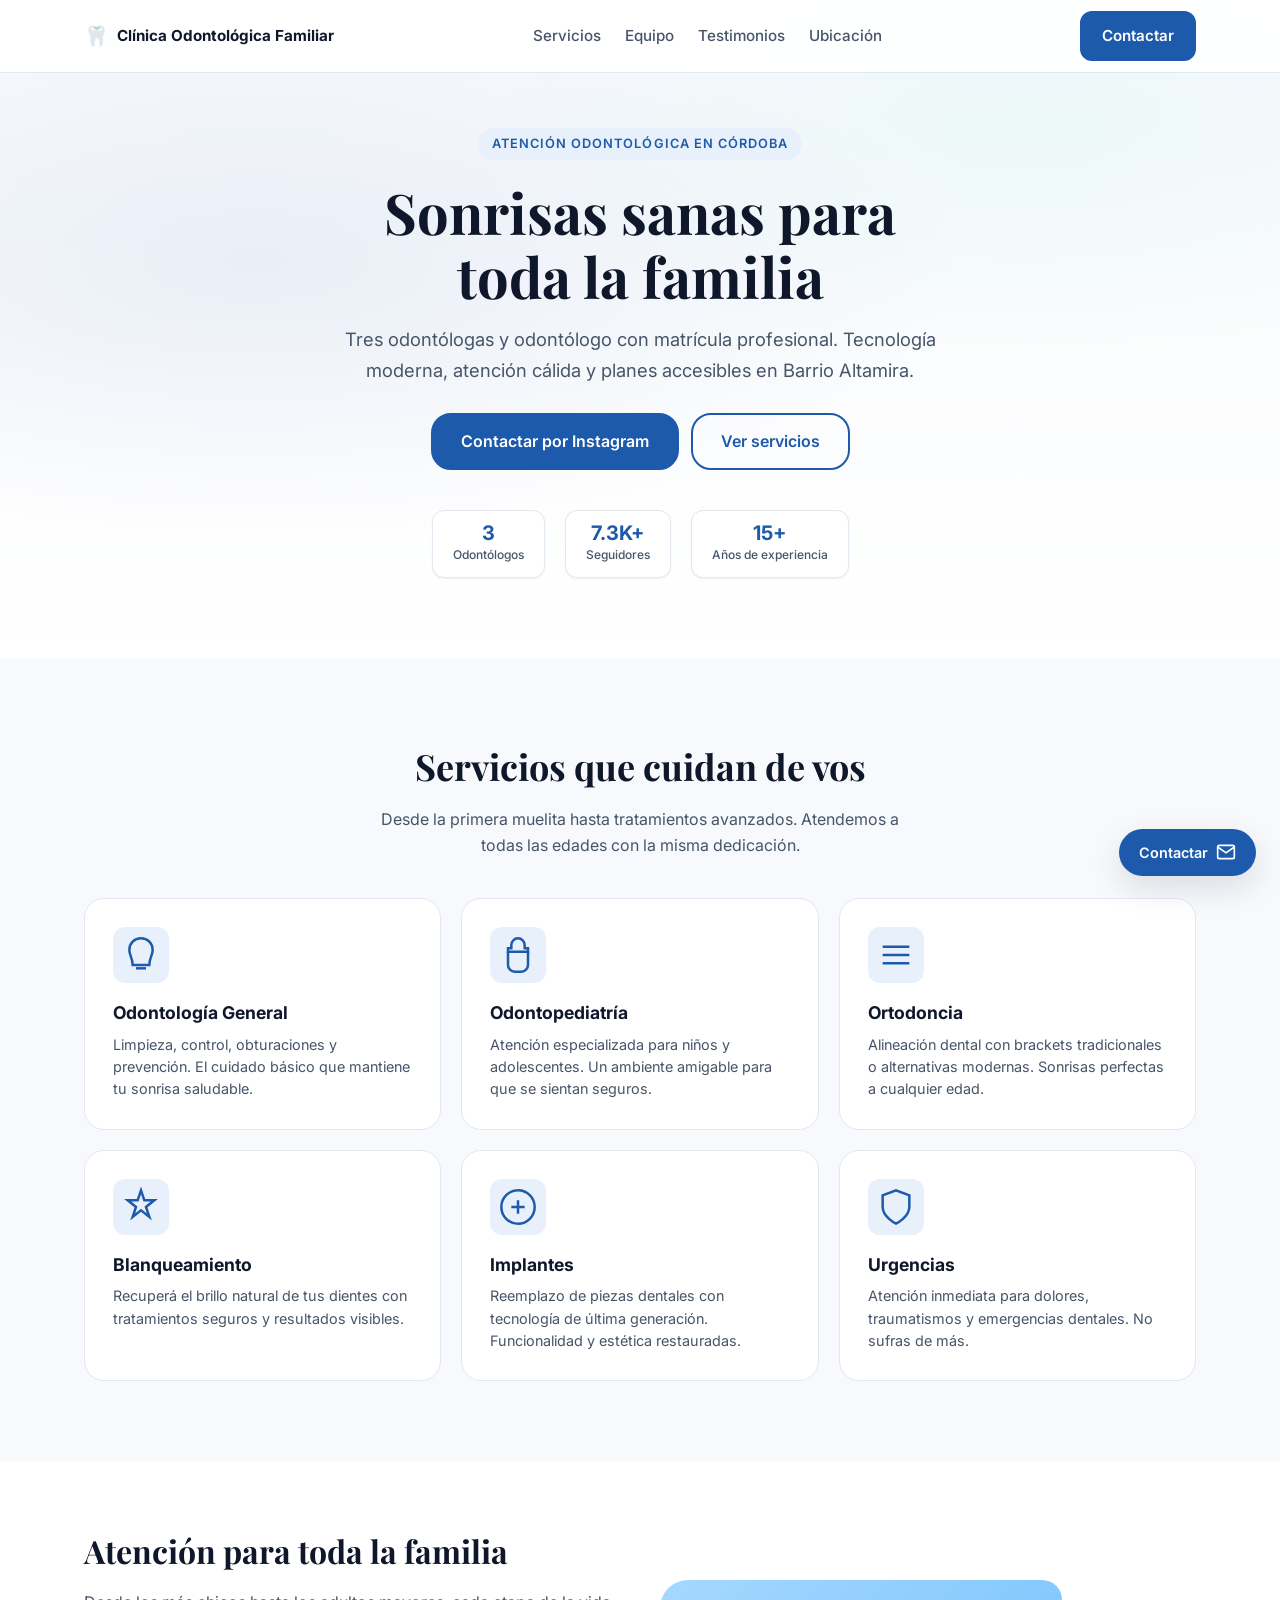
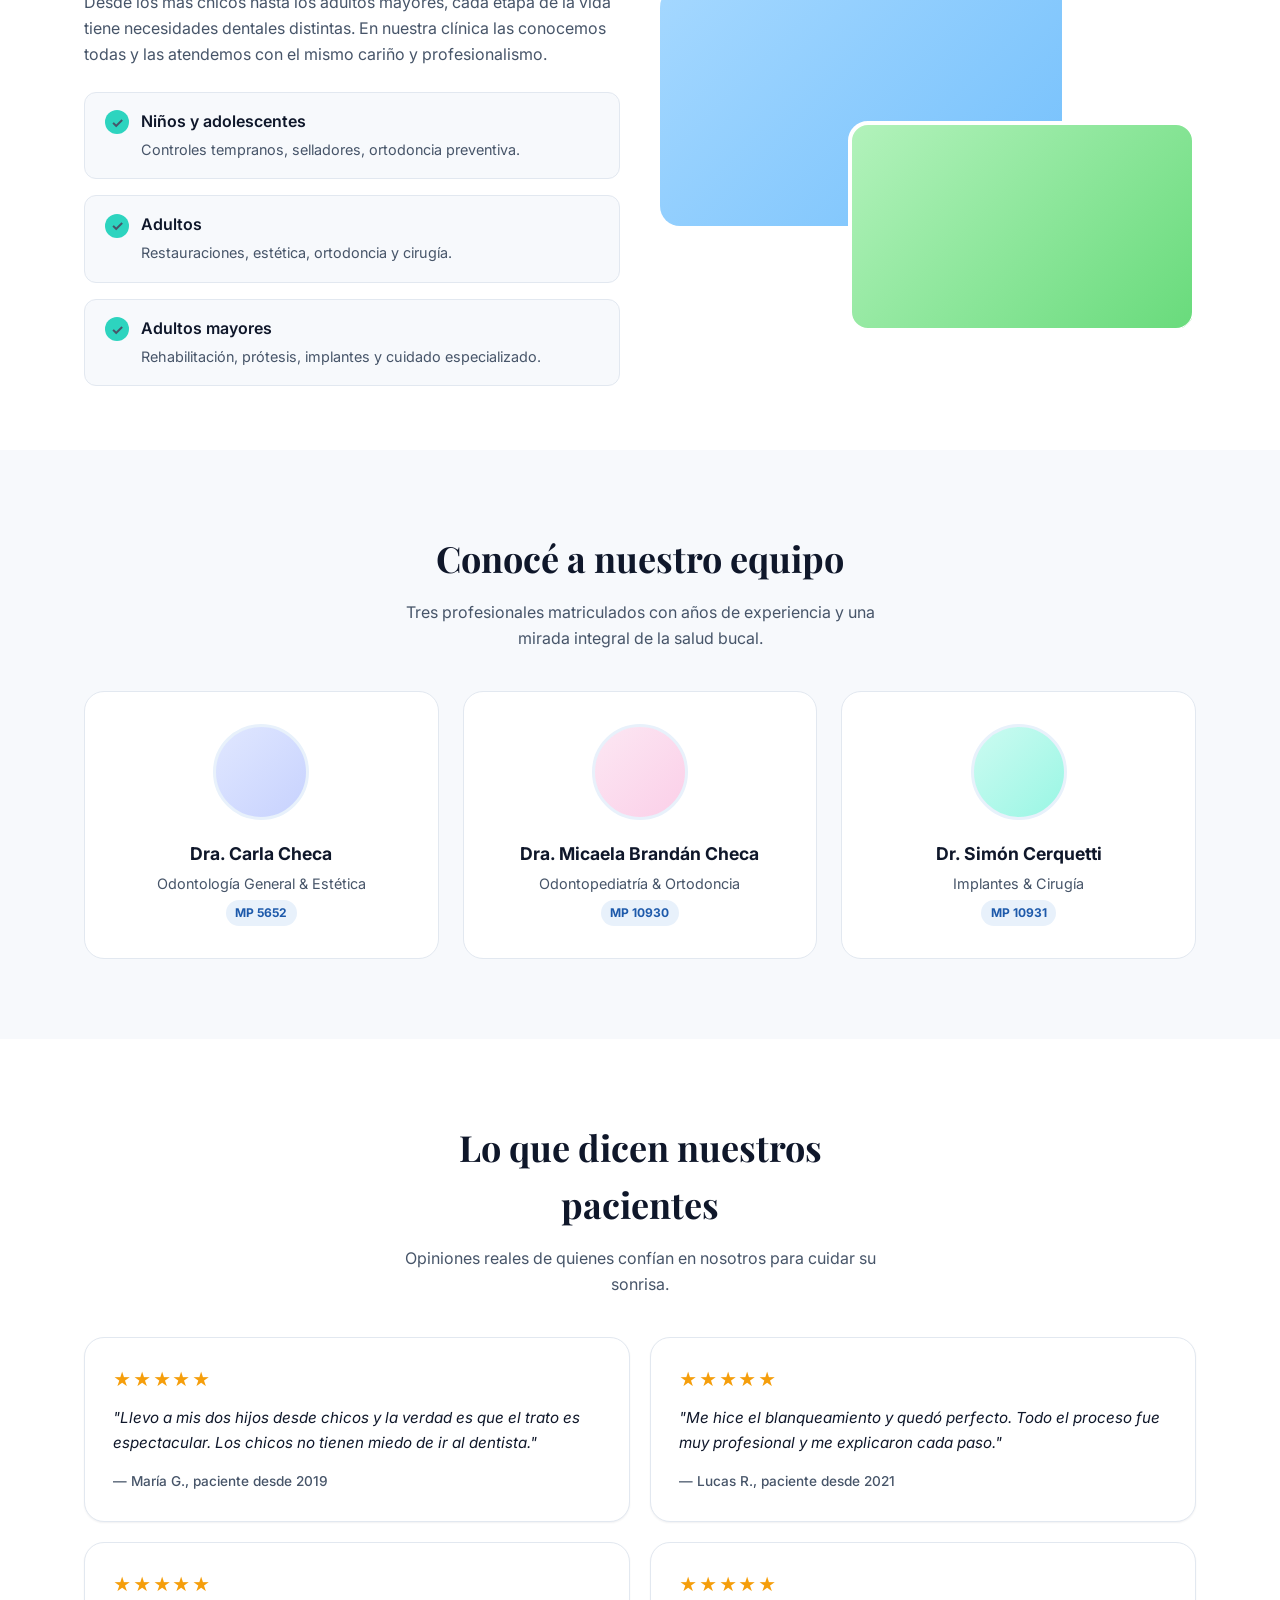
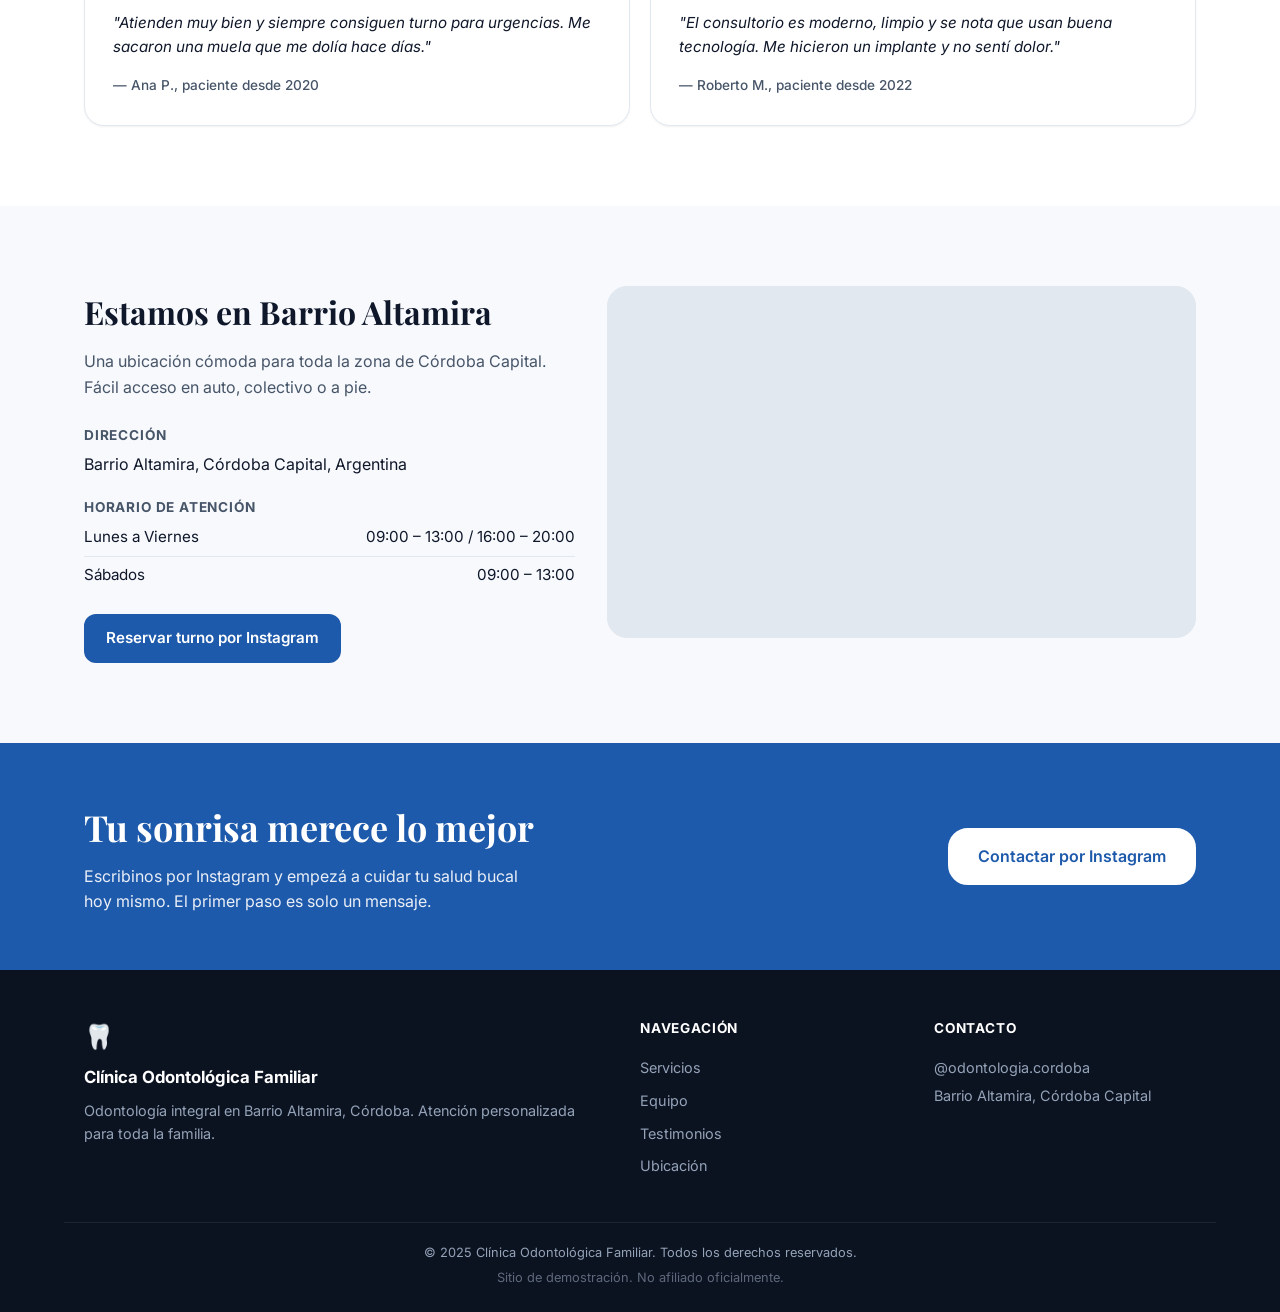
<file: sites/odontologia/clinica-odontologica-familiar/index.html>
<!DOCTYPE html>
<html lang="es-AR">
<head>
  <meta charset="UTF-8">
  <meta name="viewport" content="width=device-width, initial-scale=1.0">
  <title>Clínica Odontológica Familiar | Altamira, Córdoba</title>
  <meta name="description" content="Odontología integral para toda la familia en Barrio Altamira, Córdoba. Atención personalizada por odontólogas y odontólogo matriculados.">
  <link rel="preconnect" href="https://fonts.googleapis.com">
  <link rel="preconnect" href="https://fonts.gstatic.com" crossorigin>
  <link href="https://fonts.googleapis.com/css2?family=Inter:wght@400;500;600;700&family=Playfair+Display:wght@600;700&display=swap" rel="stylesheet">
  <link rel="stylesheet" href="styles.css">
</head>
<body>
  <header class="site-header">
    <div class="container header-flex">
      <a href="#" class="logo">
        <span class="logo-icon" aria-hidden="true">🦷</span>
        <span class="logo-text">Clínica Odontológica Familiar</span>
      </a>
      <nav class="main-nav" id="mainNav" aria-label="Navegación principal">
        <a href="#servicios">Servicios</a>
        <a href="#equipo">Equipo</a>
        <a href="#testimonios">Testimonios</a>
        <a href="#ubicacion">Ubicación</a>
      </nav>
      <a href="https://www.instagram.com/odontologia.cordoba/" target="_blank" rel="noopener" class="btn btn-primary header-cta">Contactar</a>
      <button class="menu-toggle" id="menuToggle" aria-label="Abrir menú" aria-expanded="false" aria-controls="mainNav">
        <span></span><span></span><span></span>
      </button>
    </div>
  </header>

  <main>
    <section class="hero" id="inicio">
      <div class="hero-bg" aria-hidden="true"></div>
      <div class="container hero-content">
        <p class="hero-tag">Atención odontológica en Córdoba</p>
        <h1>Sonrisas sanas para toda la familia</h1>
        <p class="hero-lead">Tres odontólogas y odontólogo con matrícula profesional. Tecnología moderna, atención cálida y planes accesibles en Barrio Altamira.</p>
        <div class="hero-actions">
          <a href="https://www.instagram.com/odontologia.cordoba/" target="_blank" rel="noopener" class="btn btn-lg btn-primary">Contactar por Instagram</a>
          <a href="#servicios" class="btn btn-lg btn-outline">Ver servicios</a>
        </div>
        <div class="hero-badges">
          <div class="badge"><span class="badge-num">3</span><span class="badge-label">Odontólogos</span></div>
          <div class="badge"><span class="badge-num">7.3K+</span><span class="badge-label">Seguidores</span></div>
          <div class="badge"><span class="badge-num">15+</span><span class="badge-label">Años de experiencia</span></div>
        </div>
      </div>
    </section>

    <section class="services" id="servicios">
      <div class="container">
        <div class="section-header">
          <h2>Servicios que cuidan de vos</h2>
          <p>Desde la primera muelita hasta tratamientos avanzados. Atendemos a todas las edades con la misma dedicación.</p>
        </div>
        <div class="services-grid">
          <article class="service-card">
            <div class="service-icon" aria-hidden="true"><svg width="40" height="40" viewBox="0 0 24 24" fill="none" stroke="currentColor" stroke-width="1.5"><path d="M12 2C8 2 5 5 5 9c0 3 2 5 2 9h10c0-4 2-6 2-9 0-4-3-7-7-7z"/><path d="M9 20h6"/></svg></div>
            <h3>Odontología General</h3>
            <p>Limpieza, control, obturaciones y prevención. El cuidado básico que mantiene tu sonrisa saludable.</p>
          </article>
          <article class="service-card">
            <div class="service-icon" aria-hidden="true"><svg width="40" height="40" viewBox="0 0 24 24" fill="none" stroke="currentColor" stroke-width="1.5"><path d="M12 2a4 4 0 00-4 4v2H6v2h12V8h-2V6a4 4 0 00-4-4z"/><path d="M6 10v8a4 4 0 004 4h4a4 4 0 004-4v-8"/></svg></div>
            <h3>Odontopediatría</h3>
            <p>Atención especializada para niños y adolescentes. Un ambiente amigable para que se sientan seguros.</p>
          </article>
          <article class="service-card">
            <div class="service-icon" aria-hidden="true"><svg width="40" height="40" viewBox="0 0 24 24" fill="none" stroke="currentColor" stroke-width="1.5"><path d="M4 17h16M4 12h16M4 7h16"/></svg></div>
            <h3>Ortodoncia</h3>
            <p>Alineación dental con brackets tradicionales o alternativas modernas. Sonrisas perfectas a cualquier edad.</p>
          </article>
          <article class="service-card">
            <div class="service-icon" aria-hidden="true"><svg width="40" height="40" viewBox="0 0 24 24" fill="none" stroke="currentColor" stroke-width="1.5"><path d="M12 2l2 6h6l-5 4 2 6-5-4-5 4 2-6-5-4h6z"/></svg></div>
            <h3>Blanqueamiento</h3>
            <p>Recuperá el brillo natural de tus dientes con tratamientos seguros y resultados visibles.</p>
          </article>
          <article class="service-card">
            <div class="service-icon" aria-hidden="true"><svg width="40" height="40" viewBox="0 0 24 24" fill="none" stroke="currentColor" stroke-width="1.5"><path d="M12 22c5.523 0 10-4.477 10-10S17.523 2 12 2 2 6.477 2 12s4.477 10 10 10z"/><path d="M8 12h8M12 8v8"/></svg></div>
            <h3>Implantes</h3>
            <p>Reemplazo de piezas dentales con tecnología de última generación. Funcionalidad y estética restauradas.</p>
          </article>
          <article class="service-card">
            <div class="service-icon" aria-hidden="true"><svg width="40" height="40" viewBox="0 0 24 24" fill="none" stroke="currentColor" stroke-width="1.5"><path d="M12 22s8-4 8-10V5l-8-3-8 3v7c0 6 8 10 8 10z"/></svg></div>
            <h3>Urgencias</h3>
            <p>Atención inmediata para dolores, traumatismos y emergencias dentales. No sufras de más.</p>
          </article>
        </div>
      </div>
    </section>

    <section class="family" id="familia">
      <div class="container family-layout">
        <div class="family-text">
          <h2>Atención para toda la familia</h2>
          <p>Desde los más chicos hasta los adultos mayores, cada etapa de la vida tiene necesidades dentales distintas. En nuestra clínica las conocemos todas y las atendemos con el mismo cariño y profesionalismo.</p>
          <ul class="family-list">
            <li>
              <span class="family-check" aria-hidden="true">✓</span>
              <div>
                <strong>Niños y adolescentes</strong>
                <span>Controles tempranos, selladores, ortodoncia preventiva.</span>
              </div>
            </li>
            <li>
              <span class="family-check" aria-hidden="true">✓</span>
              <div>
                <strong>Adultos</strong>
                <span>Restauraciones, estética, ortodoncia y cirugía.</span>
              </div>
            </li>
            <li>
              <span class="family-check" aria-hidden="true">✓</span>
              <div>
                <strong>Adultos mayores</strong>
                <span>Rehabilitación, prótesis, implantes y cuidado especializado.</span>
              </div>
            </li>
          </ul>
        </div>
        <div class="family-visual" aria-hidden="true">
          <div class="family-img-wrapper">
            <div class="family-img family-img-1"></div>
            <div class="family-img family-img-2"></div>
          </div>
        </div>
      </div>
    </section>

    <section class="team" id="equipo">
      <div class="container">
        <div class="section-header">
          <h2>Conocé a nuestro equipo</h2>
          <p>Tres profesionales matriculados con años de experiencia y una mirada integral de la salud bucal.</p>
        </div>
        <div class="team-grid">
          <article class="team-card">
            <div class="team-avatar team-avatar-1" aria-hidden="true"></div>
            <h3>Dra. Carla Checa</h3>
            <p class="team-role">Odontología General &amp; Estética</p>
            <p class="team-mp">MP 5652</p>
          </article>
          <article class="team-card">
            <div class="team-avatar team-avatar-2" aria-hidden="true"></div>
            <h3>Dra. Micaela Brandán Checa</h3>
            <p class="team-role">Odontopediatría &amp; Ortodoncia</p>
            <p class="team-mp">MP 10930</p>
          </article>
          <article class="team-card">
            <div class="team-avatar team-avatar-3" aria-hidden="true"></div>
            <h3>Dr. Simón Cerquetti</h3>
            <p class="team-role">Implantes &amp; Cirugía</p>
            <p class="team-mp">MP 10931</p>
          </article>
        </div>
      </div>
    </section>

    <section class="testimonials" id="testimonios">
      <div class="container">
        <div class="section-header">
          <h2>Lo que dicen nuestros pacientes</h2>
          <p>Opiniones reales de quienes confían en nosotros para cuidar su sonrisa.</p>
        </div>
        <div class="testimonials-grid">
          <blockquote class="testimonial-card">
            <div class="stars" aria-label="5 estrellas">★★★★★</div>
            <p>"Llevo a mis dos hijos desde chicos y la verdad es que el trato es espectacular. Los chicos no tienen miedo de ir al dentista."</p>
            <footer>— María G., paciente desde 2019</footer>
          </blockquote>
          <blockquote class="testimonial-card">
            <div class="stars" aria-label="5 estrellas">★★★★★</div>
            <p>"Me hice el blanqueamiento y quedó perfecto. Todo el proceso fue muy profesional y me explicaron cada paso."</p>
            <footer>— Lucas R., paciente desde 2021</footer>
          </blockquote>
          <blockquote class="testimonial-card">
            <div class="stars" aria-label="5 estrellas">★★★★★</div>
            <p>"Atienden muy bien y siempre consiguen turno para urgencias. Me sacaron una muela que me dolía hace días."</p>
            <footer>— Ana P., paciente desde 2020</footer>
          </blockquote>
          <blockquote class="testimonial-card">
            <div class="stars" aria-label="5 estrellas">★★★★★</div>
            <p>"El consultorio es moderno, limpio y se nota que usan buena tecnología. Me hicieron un implante y no sentí dolor."</p>
            <footer>— Roberto M., paciente desde 2022</footer>
          </blockquote>
        </div>
      </div>
    </section>

    <section class="location" id="ubicacion">
      <div class="container">
        <div class="location-layout">
          <div class="location-info">
            <h2>Estamos en Barrio Altamira</h2>
            <p>Una ubicación cómoda para toda la zona de Córdoba Capital. Fácil acceso en auto, colectivo o a pie.</p>
            <address class="location-address">
              <strong>Dirección</strong>
              Barrio Altamira, Córdoba Capital, Argentina
            </address>
            <div class="location-hours">
              <strong>Horario de atención</strong>
              <ul>
                <li><span>Lunes a Viernes</span><span>09:00 – 13:00 / 16:00 – 20:00</span></li>
                <li><span>Sábados</span><span>09:00 – 13:00</span></li>
              </ul>
            </div>
            <a href="https://www.instagram.com/odontologia.cordoba/" target="_blank" rel="noopener" class="btn btn-primary">Reservar turno por Instagram</a>
          </div>
          <div class="location-map">
            <iframe
              src="https://www.google.com/maps/embed?pb=!1m18!1m12!1m3!1d13617.7814823927!2d-64.1986366302246!3d-31.41357739999999!2m3!1f0!2f0!3f0!3m2!1i1024!2i768!4f13.1!3m3!1m2!1s0x9432a3b9e7e8b1b5%3A0x7e0e8e8e8e8e8e8e!2sAltamira%2C%20C%C3%B3rdoba!5e0!3m2!1ses!2sar!4v1716400000000"
              width="100%"
              height="100%"
              style="border:0;"
              allowfullscreen=""
              loading="lazy"
              referrerpolicy="no-referrer-when-downgrade"
              title="Mapa de Barrio Altamira, Córdoba"
            ></iframe>
          </div>
        </div>
      </div>
    </section>

    <section class="cta-banner">
      <div class="container cta-layout">
        <div class="cta-text">
          <h2>Tu sonrisa merece lo mejor</h2>
          <p>Escribinos por Instagram y empezá a cuidar tu salud bucal hoy mismo. El primer paso es solo un mensaje.</p>
        </div>
        <a href="https://www.instagram.com/odontologia.cordoba/" target="_blank" rel="noopener" class="btn btn-lg btn-white">Contactar por Instagram</a>
      </div>
    </section>
  </main>

  <footer class="site-footer">
    <div class="container footer-grid">
      <div class="footer-brand">
        <span class="logo-icon" aria-hidden="true">🦷</span>
        <strong>Clínica Odontológica Familiar</strong>
        <p>Odontología integral en Barrio Altamira, Córdoba. Atención personalizada para toda la familia.</p>
      </div>
      <div class="footer-links">
        <strong>Navegación</strong>
        <a href="#servicios">Servicios</a>
        <a href="#equipo">Equipo</a>
        <a href="#testimonios">Testimonios</a>
        <a href="#ubicacion">Ubicación</a>
      </div>
      <div class="footer-contact">
        <strong>Contacto</strong>
        <a href="https://www.instagram.com/odontologia.cordoba/" target="_blank" rel="noopener">@odontologia.cordoba</a>
        <span>Barrio Altamira, Córdoba Capital</span>
      </div>
    </div>
    <div class="container footer-bottom">
      <p>© 2025 Clínica Odontológica Familiar. Todos los derechos reservados.</p>
      <p class="footer-disclaimer">Sitio de demostración. No afiliado oficialmente.</p>
    </div>
  </footer>

  <a href="https://www.instagram.com/odontologia.cordoba/" target="_blank" rel="noopener" class="sticky-cta" aria-label="Contactar por Instagram">
    <span>Contactar</span>
    <svg width="20" height="20" viewBox="0 0 24 24" fill="none" stroke="currentColor" stroke-width="2"><path d="M4 4h16c1.1 0 2 .9 2 2v12c0 1.1-.9 2-2 2H4c-1.1 0-2-.9-2-2V6c0-1.1.9-2 2-2z"/><polyline points="22,6 12,13 2,6"/></svg>
  </a>

  <script>
    const menuToggle = document.getElementById('menuToggle');
    const mainNav = document.getElementById('mainNav');
    menuToggle.addEventListener('click', () => {
      const open = menuToggle.getAttribute('aria-expanded') === 'true';
      menuToggle.setAttribute('aria-expanded', String(!open));
      mainNav.classList.toggle('open', !open);
    });
    mainNav.querySelectorAll('a').forEach(link => {
      link.addEventListener('click', () => {
        menuToggle.setAttribute('aria-expanded', 'false');
        mainNav.classList.remove('open');
      });
    });
  </script>
</body>
</html>
</file>
<file: sites/arquitectura/mdbk-michelle-dborkin/styles.css>
/* ===== CSS Custom Properties ===== */
:root {
    --color-cream: #FAF8F5;
    --color-linen: #F0EBE3;
    --color-taupe: #C8B8A6;
    --color-terracotta: #B87D5E;
    --color-charcoal: #1C1C1C;
    --color-charcoal-light: #2D2D2D;
    --color-text: #3D3D3D;
    --color-text-light: #6E6E6E;
    --color-white: #FFFFFF;
    --color-accent: #8A9A87;

    --font-serif: 'Cormorant Garamond', Georgia, serif;
    --font-sans: 'Inter', -apple-system, BlinkMacSystemFont, 'Segoe UI', Roboto, sans-serif;

    --radius: 4px;
    --radius-lg: 12px;
    --shadow-sm: 0 1px 3px rgba(0,0,0,0.06);
    --shadow-md: 0 4px 20px rgba(0,0,0,0.08);
    --shadow-lg: 0 12px 40px rgba(0,0,0,0.12);

    --transition: all 0.3s cubic-bezier(0.4, 0, 0.2, 1);
}

/* ===== Reset & Base ===== */
*, *::before, *::after {
    margin: 0;
    padding: 0;
    box-sizing: border-box;
}

html {
    scroll-behavior: smooth;
    -webkit-text-size-adjust: 100%;
}

body {
    font-family: var(--font-sans);
    font-size: 16px;
    line-height: 1.6;
    color: var(--color-text);
    background-color: var(--color-cream);
    -webkit-font-smoothing: antialiased;
    -moz-osx-font-smoothing: grayscale;
}

img {
    max-width: 100%;
    height: auto;
    display: block;
}

a {
    color: inherit;
    text-decoration: none;
}

ul {
    list-style: none;
}

/* ===== Container ===== */
.container {
    width: 100%;
    max-width: 1200px;
    margin: 0 auto;
    padding: 0 1.5rem;
}

/* ===== Navigation ===== */
.navbar {
    position: fixed;
    top: 0;
    left: 0;
    width: 100%;
    z-index: 1000;
    padding: 1.25rem 0;
    transition: var(--transition);
    background: transparent;
}

.navbar.is-scrolled {
    background: rgba(250, 248, 245, 0.92);
    backdrop-filter: blur(12px);
    -webkit-backdrop-filter: blur(12px);
    box-shadow: var(--shadow-sm);
    padding: 0.75rem 0;
}

.nav-container {
    display: flex;
    align-items: center;
    justify-content: space-between;
}

.logo {
    font-family: var(--font-serif);
    font-size: 1.75rem;
    font-weight: 600;
    color: var(--color-white);
    letter-spacing: 0.08em;
    transition: var(--transition);
}

.navbar.is-scrolled .logo {
    color: var(--color-charcoal);
}

.nav-menu {
    display: flex;
    align-items: center;
    gap: 2rem;
}

.nav-menu a {
    font-size: 0.875rem;
    font-weight: 500;
    color: var(--color-white);
    opacity: 0.9;
    transition: var(--transition);
    position: relative;
}

.navbar.is-scrolled .nav-menu a {
    color: var(--color-charcoal);
}

.nav-menu a:hover {
    opacity: 1;
}

.nav-menu a::after {
    content: '';
    position: absolute;
    bottom: -4px;
    left: 0;
    width: 0;
    height: 1.5px;
    background: var(--color-terracotta);
    transition: var(--transition);
}

.nav-menu a:hover::after {
    width: 100%;
}

.nav-cta {
    background: var(--color-terracotta);
    color: var(--color-white) !important;
    padding: 0.5rem 1.25rem;
    border-radius: var(--radius);
    transition: var(--transition);
}

.nav-cta:hover {
    background: #A06A4D;
    transform: translateY(-1px);
}

.nav-cta::after {
    display: none !important;
}

.nav-toggle {
    display: none;
    flex-direction: column;
    gap: 5px;
    background: none;
    border: none;
    cursor: pointer;
    padding: 0.25rem;
}

.nav-toggle span {
    display: block;
    width: 24px;
    height: 2px;
    background: var(--color-white);
    transition: var(--transition);
    border-radius: 2px;
}

.navbar.is-scrolled .nav-toggle span {
    background: var(--color-charcoal);
}

/* ===== Hero ===== */
.hero {
    position: relative;
    height: 100vh;
    min-height: 600px;
    display: flex;
    align-items: center;
    justify-content: center;
    overflow: hidden;
}

.hero-image {
    position: absolute;
    inset: 0;
    z-index: 1;
}

.hero-image img {
    width: 100%;
    height: 100%;
    object-fit: cover;
}

.hero-overlay {
    position: absolute;
    inset: 0;
    background: linear-gradient(
        to bottom,
        rgba(28, 28, 28, 0.55) 0%,
        rgba(28, 28, 28, 0.35) 50%,
        rgba(28, 28, 28, 0.65) 100%
    );
    z-index: 2;
}

.hero-content {
    position: relative;
    z-index: 3;
    text-align: center;
    color: var(--color-white);
    max-width: 800px;
    padding: 0 1.5rem;
    animation: fadeUp 1s ease-out;
}

@keyframes fadeUp {
    from {
        opacity: 0;
        transform: translateY(24px);
    }
    to {
        opacity: 1;
        transform: translateY(0);
    }
}

.hero-label {
    font-family: var(--font-sans);
    font-size: 0.75rem;
    font-weight: 500;
    text-transform: uppercase;
    letter-spacing: 0.2em;
    margin-bottom: 1.25rem;
    opacity: 0.85;
}

.hero-title {
    font-family: var(--font-serif);
    font-size: clamp(2.5rem, 6vw, 4.5rem);
    font-weight: 400;
    line-height: 1.1;
    margin-bottom: 1.25rem;
    letter-spacing: -0.01em;
}

.hero-subtitle {
    font-size: clamp(1rem, 2vw, 1.25rem);
    font-weight: 300;
    line-height: 1.6;
    opacity: 0.9;
    margin-bottom: 2.5rem;
    max-width: 600px;
    margin-left: auto;
    margin-right: auto;
}

.hero-actions {
    display: flex;
    gap: 1rem;
    justify-content: center;
    flex-wrap: wrap;
}

.hero-scroll {
    position: absolute;
    bottom: 2rem;
    left: 50%;
    transform: translateX(-50%);
    z-index: 3;
    display: flex;
    flex-direction: column;
    align-items: center;
    gap: 0.5rem;
    color: var(--color-white);
    opacity: 0.7;
    font-size: 0.6875rem;
    text-transform: uppercase;
    letter-spacing: 0.15em;
    animation: bounce 2s infinite;
}

@keyframes bounce {
    0%, 20%, 50%, 80%, 100% { transform: translateX(-50%) translateY(0); }
    40% { transform: translateX(-50%) translateY(-8px); }
    60% { transform: translateX(-50%) translateY(-4px); }
}

.scroll-line {
    width: 1px;
    height: 40px;
    background: linear-gradient(to bottom, var(--color-white), transparent);
}

/* ===== Buttons ===== */
.btn {
    display: inline-flex;
    align-items: center;
    justify-content: center;
    gap: 0.5rem;
    font-family: var(--font-sans);
    font-size: 0.9375rem;
    font-weight: 500;
    padding: 0.875rem 1.75rem;
    border-radius: var(--radius);
    border: none;
    cursor: pointer;
    transition: var(--transition);
    text-decoration: none;
    white-space: nowrap;
}

.btn-primary {
    background: var(--color-terracotta);
    color: var(--color-white);
    box-shadow: 0 4px 14px rgba(184, 125, 94, 0.35);
}

.btn-primary:hover {
    background: #A06A4D;
    transform: translateY(-2px);
    box-shadow: 0 6px 20px rgba(184, 125, 94, 0.45);
}

.btn-secondary {
    background: transparent;
    color: var(--color-white);
    border: 1.5px solid rgba(255, 255, 255, 0.5);
}

.btn-secondary:hover {
    background: rgba(255, 255, 255, 0.1);
    border-color: var(--color-white);
}

.btn-large {
    padding: 1rem 2.25rem;
    font-size: 1rem;
}

.btn-full {
    width: 100%;
    border-radius: 0;
}

/* ===== Sections ===== */
.section {
    padding: 6rem 0;
}

.section-header {
    text-align: center;
    max-width: 640px;
    margin: 0 auto 3.5rem;
}

.section-tag {
    display: inline-block;
    font-size: 0.75rem;
    font-weight: 600;
    text-transform: uppercase;
    letter-spacing: 0.15em;
    color: var(--color-terracotta);
    margin-bottom: 0.75rem;
}

.section-title {
    font-family: var(--font-serif);
    font-size: clamp(2rem, 4vw, 2.75rem);
    font-weight: 400;
    color: var(--color-charcoal);
    line-height: 1.2;
    margin-bottom: 1rem;
}

.section-desc {
    font-size: 1.0625rem;
    color: var(--color-text-light);
    line-height: 1.7;
}

/* ===== Projects ===== */
.projects {
    background: var(--color-white);
}

.projects-grid {
    display: grid;
    grid-template-columns: repeat(4, 1fr);
    gap: 1.25rem;
}

.project-card {
    position: relative;
    border-radius: var(--radius-lg);
    overflow: hidden;
    cursor: pointer;
    aspect-ratio: 4/5;
}

.project-card.featured {
    grid-column: span 2;
    grid-row: span 2;
    aspect-ratio: auto;
}

.project-card img {
    width: 100%;
    height: 100%;
    object-fit: cover;
    transition: transform 0.6s cubic-bezier(0.4, 0, 0.2, 1);
}

.project-card:hover img {
    transform: scale(1.05);
}

.project-info {
    position: absolute;
    bottom: 0;
    left: 0;
    right: 0;
    padding: 1.5rem;
    background: linear-gradient(to top, rgba(28,28,28,0.8), transparent);
    color: var(--color-white);
    transform: translateY(8px);
    opacity: 0;
    transition: var(--transition);
}

.project-card:hover .project-info {
    transform: translateY(0);
    opacity: 1;
}

.project-info h3 {
    font-family: var(--font-serif);
    font-size: 1.25rem;
    font-weight: 400;
    margin-bottom: 0.25rem;
}

.project-info p {
    font-size: 0.8125rem;
    opacity: 0.8;
}

/* ===== Services ===== */
.services {
    background: var(--color-cream);
}

.services-grid {
    display: grid;
    grid-template-columns: repeat(3, 1fr);
    gap: 2rem;
}

.service-card {
    background: var(--color-white);
    padding: 2.5rem 2rem;
    border-radius: var(--radius-lg);
    box-shadow: var(--shadow-sm);
    transition: var(--transition);
    border: 1px solid rgba(0,0,0,0.04);
}

.service-card:hover {
    transform: translateY(-4px);
    box-shadow: var(--shadow-md);
}

.service-icon {
    width: 56px;
    height: 56px;
    display: flex;
    align-items: center;
    justify-content: center;
    background: var(--color-linen);
    border-radius: var(--radius);
    color: var(--color-terracotta);
    margin-bottom: 1.5rem;
}

.service-card h3 {
    font-family: var(--font-serif);
    font-size: 1.5rem;
    font-weight: 400;
    color: var(--color-charcoal);
    margin-bottom: 0.75rem;
}

.service-card p {
    font-size: 0.9375rem;
    color: var(--color-text-light);
    line-height: 1.7;
}

/* ===== About ===== */
.about {
    background: var(--color-linen);
}

.about-container {
    display: grid;
    grid-template-columns: 1fr 1fr;
    gap: 4rem;
    align-items: center;
}

.about-image {
    border-radius: var(--radius-lg);
    overflow: hidden;
    box-shadow: var(--shadow-lg);
}

.about-image img {
    width: 100%;
    height: 100%;
    object-fit: cover;
    aspect-ratio: 4/5;
}

.about-content .section-tag {
    margin-bottom: 1rem;
}

.about-content .section-title {
    text-align: left;
    margin-bottom: 1.5rem;
}

.about-content p {
    font-size: 1.0625rem;
    color: var(--color-text-light);
    line-height: 1.8;
    margin-bottom: 1.25rem;
}

.about-content p strong {
    color: var(--color-charcoal);
    font-weight: 500;
}

.about-stats {
    display: flex;
    gap: 2.5rem;
    margin-top: 2.5rem;
    padding-top: 2rem;
    border-top: 1px solid rgba(0,0,0,0.08);
}

.stat {
    display: flex;
    flex-direction: column;
}

.stat-number {
    font-family: var(--font-serif);
    font-size: 2rem;
    font-weight: 600;
    color: var(--color-terracotta);
    line-height: 1;
}

.stat-label {
    font-size: 0.8125rem;
    color: var(--color-text-light);
    margin-top: 0.375rem;
}

/* ===== Testimonials ===== */
.testimonials {
    background: var(--color-white);
}

.testimonials-grid {
    display: grid;
    grid-template-columns: repeat(3, 1fr);
    gap: 1.5rem;
}

.testimonial-card {
    background: var(--color-cream);
    padding: 2rem;
    border-radius: var(--radius-lg);
    border: 1px solid rgba(0,0,0,0.04);
    transition: var(--transition);
}

.testimonial-card:hover {
    box-shadow: var(--shadow-md);
    transform: translateY(-2px);
}

.testimonial-stars {
    display: flex;
    gap: 0.25rem;
    margin-bottom: 1rem;
    color: #D4A853;
}

.testimonial-text {
    font-family: var(--font-serif);
    font-size: 1.125rem;
    font-style: italic;
    color: var(--color-charcoal);
    line-height: 1.7;
    margin-bottom: 1.25rem;
}

.testimonial-author {
    font-size: 0.875rem;
    font-weight: 500;
    color: var(--color-text-light);
}

/* ===== CTA Banner ===== */
.cta-banner {
    background: var(--color-charcoal);
    padding: 4rem 0;
}

.cta-container {
    display: flex;
    align-items: center;
    justify-content: space-between;
    gap: 2rem;
    flex-wrap: wrap;
}

.cta-content h2 {
    font-family: var(--font-serif);
    font-size: clamp(1.75rem, 3vw, 2.25rem);
    font-weight: 400;
    color: var(--color-white);
    margin-bottom: 0.5rem;
}

.cta-content p {
    font-size: 1rem;
    color: rgba(255,255,255,0.7);
}

/* ===== Footer ===== */
.footer {
    background: var(--color-charcoal-light);
    color: rgba(255,255,255,0.7);
    padding: 4rem 0 1.5rem;
}

.footer-grid {
    display: grid;
    grid-template-columns: 2fr 1.5fr 1fr;
    gap: 3rem;
    margin-bottom: 3rem;
}

.footer-brand .logo {
    color: var(--color-white);
    font-size: 2rem;
    display: inline-block;
    margin-bottom: 1rem;
}

.footer-brand p {
    font-size: 0.9375rem;
    line-height: 1.7;
    max-width: 320px;
    margin-bottom: 1.5rem;
}

.footer-social {
    display: flex;
    gap: 1rem;
}

.footer-social a {
    width: 40px;
    height: 40px;
    display: flex;
    align-items: center;
    justify-content: center;
    border-radius: 50%;
    background: rgba(255,255,255,0.08);
    color: var(--color-white);
    transition: var(--transition);
}

.footer-social a:hover {
    background: var(--color-terracotta);
    transform: translateY(-2px);
}

.footer-contact h4,
.footer-links h4 {
    font-family: var(--font-sans);
    font-size: 0.875rem;
    font-weight: 600;
    text-transform: uppercase;
    letter-spacing: 0.1em;
    color: var(--color-white);
    margin-bottom: 1.25rem;
}

.footer-contact p,
.footer-links li {
    margin-bottom: 0.75rem;
    font-size: 0.9375rem;
}

.footer-contact a,
.footer-links a {
    transition: var(--transition);
}

.footer-contact a:hover,
.footer-links a:hover {
    color: var(--color-white);
}

.footer-bottom {
    border-top: 1px solid rgba(255,255,255,0.08);
    padding-top: 1.5rem;
    text-align: center;
    font-size: 0.8125rem;
    opacity: 0.6;
}

/* ===== Sticky Mobile CTA ===== */
.sticky-cta {
    position: fixed;
    bottom: 0;
    left: 0;
    right: 0;
    z-index: 999;
    background: var(--color-terracotta);
    display: none;
    padding: 0.75rem 1rem;
    box-shadow: 0 -4px 20px rgba(0,0,0,0.15);
}

.sticky-cta .btn {
    font-size: 0.9375rem;
    padding: 0.75rem;
}

/* ===== Responsive ===== */
@media (max-width: 992px) {
    .projects-grid {
        grid-template-columns: repeat(2, 1fr);
    }
    .project-card.featured {
        grid-column: span 2;
        grid-row: span 1;
        aspect-ratio: 16/10;
    }
    .services-grid {
        grid-template-columns: repeat(2, 1fr);
    }
    .about-container {
        grid-template-columns: 1fr;
        gap: 2.5rem;
    }
    .about-image img {
        aspect-ratio: 16/9;
    }
    .testimonials-grid {
        grid-template-columns: repeat(2, 1fr);
    }
    .footer-grid {
        grid-template-columns: 1fr 1fr;
    }
}

@media (max-width: 768px) {
    .nav-toggle {
        display: flex;
    }
    .nav-menu {
        position: fixed;
        top: 0;
        right: -100%;
        width: 80%;
        max-width: 320px;
        height: 100vh;
        background: var(--color-cream);
        flex-direction: column;
        align-items: flex-start;
        padding: 5rem 2rem 2rem;
        gap: 1.5rem;
        transition: right 0.3s ease;
        box-shadow: -4px 0 20px rgba(0,0,0,0.1);
    }
    .nav-menu.is-open {
        right: 0;
    }
    .nav-menu a {
        color: var(--color-charcoal) !important;
        font-size: 1rem;
    }
    .nav-cta {
        margin-top: 1rem;
    }

    .hero-actions {
        flex-direction: column;
        align-items: center;
    }
    .btn-secondary {
        border-color: rgba(255,255,255,0.4);
    }

    .section {
        padding: 4rem 0;
    }

    .projects-grid {
        grid-template-columns: 1fr 1fr;
        gap: 0.75rem;
    }
    .project-card {
        aspect-ratio: 1/1;
    }
    .project-card.featured {
        grid-column: span 2;
        aspect-ratio: 16/10;
    }
    .project-info {
        transform: translateY(0);
        opacity: 1;
        padding: 1rem;
    }
    .project-info h3 {
        font-size: 1rem;
    }

    .services-grid {
        grid-template-columns: 1fr;
    }

    .about-stats {
        gap: 1.5rem;
    }

    .testimonials-grid {
        grid-template-columns: 1fr;
    }

    .cta-container {
        flex-direction: column;
        text-align: center;
    }

    .footer-grid {
        grid-template-columns: 1fr;
        gap: 2rem;
    }

    .sticky-cta {
        display: block;
    }

    body {
        padding-bottom: 60px;
    }
}

@media (max-width: 480px) {
    .hero-title {
        font-size: 2.25rem;
    }
    .section-title {
        font-size: 1.75rem;
    }
    .projects-grid {
        grid-template-columns: 1fr;
    }
    .project-card.featured {
        grid-column: span 1;
        aspect-ratio: 4/5;
    }
    .project-card {
        aspect-ratio: 4/5;
    }
}
</file>
<file: sites/odontologia/clinica-odontologica-familiar/styles.css>
/* ========================================
   Clínica Odontológica Familiar — Styles
   Mobile-first, responsive, modern
   ======================================== */

:root {
  --color-primary: #1e5aab;
  --color-primary-dark: #154785;
  --color-primary-light: #e8f1fb;
  --color-accent: #2dd4bf;
  --color-bg: #ffffff;
  --color-surface: #f7f9fc;
  --color-text: #0f172a;
  --color-text-secondary: #475569;
  --color-border: #e2e8f0;
  --color-white: #ffffff;
  --radius-sm: 0.5rem;
  --radius-md: 0.75rem;
  --radius-lg: 1.25rem;
  --radius-xl: 1.75rem;
  --shadow-sm: 0 1px 2px rgba(15, 23, 42, 0.06);
  --shadow-md: 0 4px 12px rgba(15, 23, 42, 0.08);
  --shadow-lg: 0 12px 32px rgba(15, 23, 42, 0.12);
  --max-width: 72rem;
  --font-body: 'Inter', system-ui, -apple-system, sans-serif;
  --font-heading: 'Playfair Display', Georgia, serif;
}

* { box-sizing: border-box; margin: 0; padding: 0; }
html { scroll-behavior: smooth; -webkit-text-size-adjust: 100%; }
body {
  font-family: var(--font-body);
  color: var(--color-text);
  background: var(--color-bg);
  line-height: 1.6;
  -webkit-font-smoothing: antialiased;
}
img { max-width: 100%; height: auto; display: block; }
a { color: inherit; text-decoration: none; }
ul, ol { list-style: none; }

.container {
  width: 100%;
  max-width: var(--max-width);
  margin: 0 auto;
  padding: 0 1.25rem;
}

/* Buttons */
.btn {
  display: inline-flex;
  align-items: center;
  justify-content: center;
  gap: 0.5rem;
  padding: 0.65rem 1.25rem;
  border-radius: var(--radius-md);
  font-weight: 600;
  font-size: 0.95rem;
  transition: transform .15s ease, box-shadow .15s ease, background .15s ease;
  cursor: pointer;
  border: 2px solid transparent;
  white-space: nowrap;
}
.btn:hover { transform: translateY(-1px); }
.btn-primary {
  background: var(--color-primary);
  color: var(--color-white);
  border-color: var(--color-primary);
}
.btn-primary:hover { background: var(--color-primary-dark); box-shadow: var(--shadow-md); }
.btn-outline {
  background: transparent;
  color: var(--color-primary);
  border-color: var(--color-primary);
}
.btn-outline:hover { background: var(--color-primary-light); }
.btn-lg { padding: 0.85rem 1.75rem; font-size: 1rem; border-radius: var(--radius-lg); }
.btn-white {
  background: var(--color-white);
  color: var(--color-primary);
  border-color: var(--color-white);
}
.btn-white:hover { background: var(--color-primary-light); }

/* Header */
.site-header {
  position: fixed;
  top: 0; left: 0; right: 0;
  z-index: 1000;
  background: rgba(255,255,255,0.92);
  backdrop-filter: blur(10px);
  border-bottom: 1px solid var(--color-border);
}
.header-flex {
  display: flex;
  align-items: center;
  justify-content: space-between;
  height: 4rem;
  gap: 1rem;
}
.logo {
  display: flex;
  align-items: center;
  gap: 0.5rem;
  font-weight: 700;
  font-size: 0.95rem;
  color: var(--color-text);
  flex-shrink: 0;
}
.logo-icon { font-size: 1.25rem; }
.logo-text { display: none; }
@media (min-width: 400px) { .logo-text { display: inline; } }

.main-nav {
  display: none;
  position: absolute;
  top: 4rem; left: 0; right: 0;
  background: var(--color-bg);
  border-bottom: 1px solid var(--color-border);
  padding: 1rem 1.25rem;
  flex-direction: column;
  gap: 0.75rem;
}
.main-nav.open { display: flex; }
.main-nav a {
  font-size: 0.95rem;
  font-weight: 500;
  color: var(--color-text-secondary);
  padding: 0.5rem 0;
}
.main-nav a:hover { color: var(--color-primary); }

.header-cta { display: none; }

.menu-toggle {
  display: flex;
  flex-direction: column;
  gap: 4px;
  background: none; border: none; cursor: pointer;
  padding: 0.5rem;
}
.menu-toggle span {
  display: block;
  width: 22px; height: 2.5px;
  background: var(--color-text);
  border-radius: 2px;
  transition: transform .2s ease, opacity .2s ease;
}

@media (min-width: 768px) {
  .header-flex { height: 4.5rem; }
  .main-nav {
    display: flex !important;
    position: static;
    flex-direction: row;
    background: transparent;
    border: none;
    padding: 0;
    gap: 1.5rem;
  }
  .menu-toggle { display: none; }
  .header-cta { display: inline-flex; }
}

/* Hero */
.hero {
  position: relative;
  padding: 7rem 0 4rem;
  overflow: hidden;
}
.hero-bg {
  position: absolute;
  inset: 0;
  background:
    radial-gradient(ellipse 80% 60% at 20% 40%, rgba(30,90,171,0.08) 0%, transparent 70%),
    radial-gradient(ellipse 60% 50% at 80% 20%, rgba(45,212,191,0.06) 0%, transparent 70%),
    linear-gradient(180deg, #f7f9fc 0%, #ffffff 100%);
  z-index: 0;
}
.hero-content {
  position: relative;
  z-index: 1;
  text-align: center;
}
.hero-tag {
  display: inline-block;
  background: var(--color-primary-light);
  color: var(--color-primary);
  font-weight: 600;
  font-size: 0.8rem;
  text-transform: uppercase;
  letter-spacing: 0.08em;
  padding: 0.35rem 0.9rem;
  border-radius: 999px;
  margin-bottom: 1.25rem;
}
.hero h1 {
  font-family: var(--font-heading);
  font-size: clamp(2rem, 6vw, 3.5rem);
  font-weight: 700;
  line-height: 1.15;
  color: var(--color-text);
  margin-bottom: 1rem;
  max-width: 16ch;
  margin-left: auto; margin-right: auto;
}
.hero-lead {
  font-size: clamp(1rem, 2.5vw, 1.15rem);
  color: var(--color-text-secondary);
  max-width: 50ch;
  margin: 0 auto 1.75rem;
  line-height: 1.65;
}
.hero-actions {
  display: flex;
  flex-direction: column;
  align-items: center;
  gap: 0.75rem;
  margin-bottom: 2.5rem;
}
.hero-badges {
  display: flex;
  justify-content: center;
  gap: 1.25rem;
  flex-wrap: wrap;
}
.badge {
  display: flex;
  flex-direction: column;
  align-items: center;
  gap: 0.15rem;
  background: var(--color-white);
  border: 1px solid var(--color-border);
  border-radius: var(--radius-md);
  padding: 0.75rem 1.25rem;
  min-width: 6.5rem;
  box-shadow: var(--shadow-sm);
}
.badge-num {
  font-size: 1.25rem;
  font-weight: 700;
  color: var(--color-primary);
  line-height: 1;
}
.badge-label {
  font-size: 0.75rem;
  color: var(--color-text-secondary);
  font-weight: 500;
}

@media (min-width: 640px) {
  .hero-actions { flex-direction: row; justify-content: center; }
  .hero { padding: 8rem 0 5rem; }
}

/* Sections */
.section-header {
  text-align: center;
  max-width: 52ch;
  margin: 0 auto 2.5rem;
}
.section-header h2 {
  font-family: var(--font-heading);
  font-size: clamp(1.6rem, 4vw, 2.25rem);
  font-weight: 700;
  margin-bottom: 0.75rem;
  color: var(--color-text);
}
.section-header p {
  color: var(--color-text-secondary);
  font-size: 1rem;
  line-height: 1.6;
}

/* Services */
.services {
  padding: 4rem 0;
  background: var(--color-surface);
}
.services-grid {
  display: grid;
  grid-template-columns: 1fr;
  gap: 1.25rem;
}
.service-card {
  background: var(--color-white);
  border: 1px solid var(--color-border);
  border-radius: var(--radius-lg);
  padding: 1.75rem;
  transition: transform .2s ease, box-shadow .2s ease;
}
.service-card:hover {
  transform: translateY(-3px);
  box-shadow: var(--shadow-lg);
}
.service-icon {
  width: 3.5rem; height: 3.5rem;
  display: flex; align-items: center; justify-content: center;
  background: var(--color-primary-light);
  color: var(--color-primary);
  border-radius: var(--radius-md);
  margin-bottom: 1rem;
}
.service-card h3 {
  font-size: 1.1rem;
  font-weight: 700;
  margin-bottom: 0.4rem;
}
.service-card p {
  font-size: 0.9rem;
  color: var(--color-text-secondary);
  line-height: 1.55;
}

@media (min-width: 640px) {
  .services-grid { grid-template-columns: repeat(2, 1fr); }
}
@media (min-width: 1024px) {
  .services-grid { grid-template-columns: repeat(3, 1fr); }
  .services { padding: 5rem 0; }
}

/* Family */
.family {
  padding: 4rem 0;
}
.family-layout {
  display: grid;
  grid-template-columns: 1fr;
  gap: 2.5rem;
  align-items: center;
}
.family-text h2 {
  font-family: var(--font-heading);
  font-size: clamp(1.5rem, 4vw, 2rem);
  font-weight: 700;
  margin-bottom: 0.75rem;
}
.family-text > p {
  color: var(--color-text-secondary);
  margin-bottom: 1.5rem;
  line-height: 1.65;
}
.family-list { display: flex; flex-direction: column; gap: 1rem; }
.family-list li {
  display: flex;
  align-items: flex-start;
  gap: 0.75rem;
  background: var(--color-surface);
  padding: 1rem 1.25rem;
  border-radius: var(--radius-md);
  border: 1px solid var(--color-border);
}
.family-check {
  width: 1.5rem; height: 1.5rem;
  display: flex; align-items: center; justify-content: center;
  background: var(--color-accent);
  color: var(--color-white);
  border-radius: 50%;
  font-size: 0.8rem;
  font-weight: 700;
  flex-shrink: 0;
  margin-top: 0.1rem;
}
.family-list strong { display: block; font-weight: 600; margin-bottom: 0.15rem; }
.family-list span { font-size: 0.9rem; color: var(--color-text-secondary); }

.family-visual { display: none; }

@media (min-width: 768px) {
  .family-layout { grid-template-columns: 1fr 1fr; }
  .family-visual { display: block; }
}

.family-img-wrapper {
  position: relative;
  height: 22rem;
  border-radius: var(--radius-xl);
  overflow: hidden;
}
.family-img {
  position: absolute;
  border-radius: var(--radius-lg);
  background-size: cover;
  background-position: center;
}
.family-img-1 {
  top: 0; left: 0;
  width: 75%; height: 70%;
  background: linear-gradient(135deg, #a5d8ff 0%, #74c0fc 100%);
}
.family-img-2 {
  bottom: 0; right: 0;
  width: 65%; height: 60%;
  background: linear-gradient(135deg, #b2f2bb 0%, #69db7c 100%);
  border: 4px solid var(--color-white);
}

/* Team */
.team {
  padding: 4rem 0;
  background: var(--color-surface);
}
.team-grid {
  display: grid;
  grid-template-columns: 1fr;
  gap: 1.5rem;
}
.team-card {
  background: var(--color-white);
  border: 1px solid var(--color-border);
  border-radius: var(--radius-lg);
  padding: 2rem;
  text-align: center;
  transition: transform .2s ease, box-shadow .2s ease;
}
.team-card:hover {
  transform: translateY(-3px);
  box-shadow: var(--shadow-lg);
}
.team-avatar {
  width: 6rem; height: 6rem;
  border-radius: 50%;
  margin: 0 auto 1.25rem;
  background-size: cover;
  background-position: center;
  border: 3px solid var(--color-primary-light);
}
.team-avatar-1 { background: linear-gradient(135deg, #e0e7ff 0%, #c7d2fe 100%); }
.team-avatar-2 { background: linear-gradient(135deg, #fce7f3 0%, #fbcfe8 100%); }
.team-avatar-3 { background: linear-gradient(135deg, #ccfbf1 0%, #99f6e4 100%); }
.team-card h3 { font-size: 1.1rem; font-weight: 700; margin-bottom: 0.25rem; }
.team-role { font-size: 0.9rem; color: var(--color-text-secondary); margin-bottom: 0.25rem; }
.team-mp {
  display: inline-block;
  background: var(--color-primary-light);
  color: var(--color-primary);
  font-size: 0.75rem;
  font-weight: 700;
  padding: 0.2rem 0.6rem;
  border-radius: 999px;
}

@media (min-width: 640px) {
  .team-grid { grid-template-columns: repeat(2, 1fr); }
}
@media (min-width: 1024px) {
  .team-grid { grid-template-columns: repeat(3, 1fr); }
  .team { padding: 5rem 0; }
}

/* Testimonials */
.testimonials {
  padding: 4rem 0;
}
.testimonials-grid {
  display: grid;
  grid-template-columns: 1fr;
  gap: 1.25rem;
}
.testimonial-card {
  background: var(--color-white);
  border: 1px solid var(--color-border);
  border-radius: var(--radius-lg);
  padding: 1.75rem;
  box-shadow: var(--shadow-sm);
}
.stars {
  color: #f59e0b;
  font-size: 1.1rem;
  letter-spacing: 0.1em;
  margin-bottom: 0.75rem;
}
.testimonial-card p {
  font-size: 0.95rem;
  color: var(--color-text);
  line-height: 1.6;
  margin-bottom: 1rem;
  font-style: italic;
}
.testimonial-card footer {
  font-size: 0.85rem;
  color: var(--color-text-secondary);
  font-weight: 500;
}

@media (min-width: 640px) {
  .testimonials-grid { grid-template-columns: repeat(2, 1fr); }
}
@media (min-width: 1024px) {
  .testimonials { padding: 5rem 0; }
}

/* Location */
.location {
  padding: 4rem 0;
  background: var(--color-surface);
}
.location-layout {
  display: grid;
  grid-template-columns: 1fr;
  gap: 2rem;
  align-items: start;
}
.location-info h2 {
  font-family: var(--font-heading);
  font-size: clamp(1.5rem, 4vw, 2rem);
  font-weight: 700;
  margin-bottom: 0.75rem;
}
.location-info > p {
  color: var(--color-text-secondary);
  margin-bottom: 1.5rem;
  line-height: 1.6;
}
.location-address, .location-hours {
  margin-bottom: 1.25rem;
}
.location-address strong, .location-hours strong {
  display: block;
  font-weight: 700;
  margin-bottom: 0.35rem;
  font-size: 0.85rem;
  text-transform: uppercase;
  letter-spacing: 0.06em;
  color: var(--color-text-secondary);
}
.location-address {
  font-style: normal;
  color: var(--color-text);
  font-size: 1rem;
}
.location-hours ul { display: flex; flex-direction: column; gap: 0.4rem; }
.location-hours li {
  display: flex;
  justify-content: space-between;
  font-size: 0.95rem;
  color: var(--color-text);
  padding-bottom: 0.4rem;
  border-bottom: 1px solid var(--color-border);
}
.location-hours li:last-child { border-bottom: none; }

.location-map {
  width: 100%;
  height: 18rem;
  border-radius: var(--radius-lg);
  overflow: hidden;
  border: 1px solid var(--color-border);
  background: var(--color-border);
}
.location-map iframe { display: block; width: 100%; height: 100%; border: 0; }

@media (min-width: 768px) {
  .location-layout { grid-template-columns: 1fr 1.2fr; }
  .location-map { height: 22rem; }
}
@media (min-width: 1024px) {
  .location { padding: 5rem 0; }
}

/* CTA Banner */
.cta-banner {
  padding: 3.5rem 0;
  background: var(--color-primary);
  color: var(--color-white);
}
.cta-layout {
  display: flex;
  flex-direction: column;
  align-items: center;
  text-align: center;
  gap: 1.25rem;
}
.cta-text h2 {
  font-family: var(--font-heading);
  font-size: clamp(1.5rem, 4vw, 2.25rem);
  font-weight: 700;
  margin-bottom: 0.5rem;
}
.cta-text p {
  opacity: 0.9;
  max-width: 45ch;
  line-height: 1.55;
}

@media (min-width: 768px) {
  .cta-layout {
    flex-direction: row;
    justify-content: space-between;
    text-align: left;
  }
}

/* Footer */
.site-footer {
  padding: 3rem 0 1.5rem;
  background: #0b1220;
  color: #94a3b8;
  font-size: 0.9rem;
}
.footer-grid {
  display: grid;
  grid-template-columns: 1fr;
  gap: 2rem;
  margin-bottom: 2.5rem;
}
.footer-brand .logo-icon {
  display: block;
  font-size: 1.5rem;
  margin-bottom: 0.5rem;
}
.footer-brand strong {
  display: block;
  color: var(--color-white);
  font-size: 1.05rem;
  margin-bottom: 0.5rem;
}
.footer-brand p { line-height: 1.6; }
.footer-links strong, .footer-contact strong {
  display: block;
  color: var(--color-white);
  font-size: 0.85rem;
  text-transform: uppercase;
  letter-spacing: 0.06em;
  margin-bottom: 0.75rem;
}
.footer-links a, .footer-contact a {
  display: block;
  padding: 0.3rem 0;
  transition: color .15s ease;
}
.footer-links a:hover, .footer-contact a:hover { color: var(--color-white); }

.footer-bottom {
  border-top: 1px solid rgba(255,255,255,0.08);
  padding-top: 1.25rem;
  text-align: center;
  font-size: 0.8rem;
}
.footer-disclaimer {
  margin-top: 0.25rem;
  opacity: 0.6;
}

@media (min-width: 640px) {
  .footer-grid { grid-template-columns: 2fr 1fr 1fr; }
}

/* Sticky CTA */
.sticky-cta {
  position: fixed;
  bottom: 1rem;
  right: 1rem;
  z-index: 999;
  display: flex;
  align-items: center;
  gap: 0.5rem;
  background: var(--color-primary);
  color: var(--color-white);
  padding: 0.75rem 1.25rem;
  border-radius: var(--radius-xl);
  font-weight: 600;
  font-size: 0.9rem;
  box-shadow: var(--shadow-lg);
  transition: transform .15s ease, background .15s ease;
}
.sticky-cta:hover { background: var(--color-primary-dark); transform: translateY(-2px); }

@media (min-width: 768px) {
  .sticky-cta { bottom: 1.5rem; right: 1.5rem; }
}
</file>
